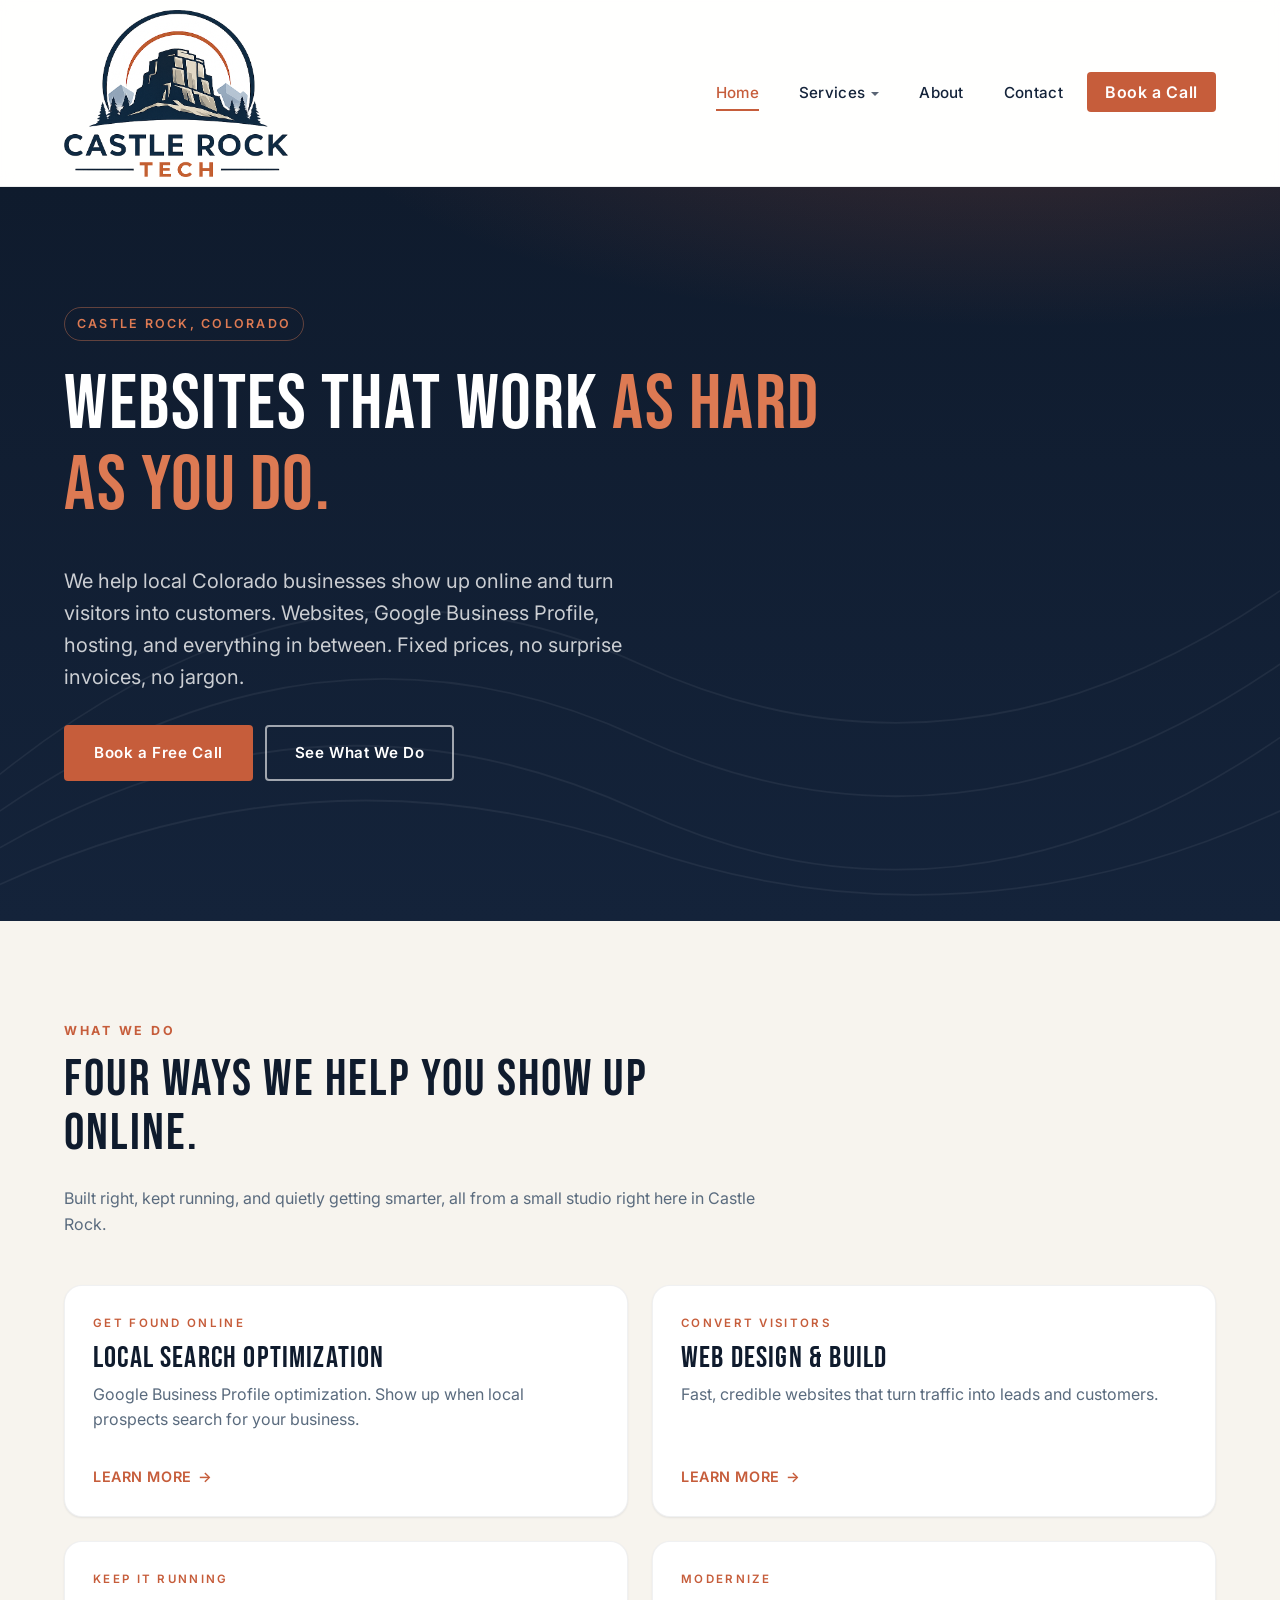
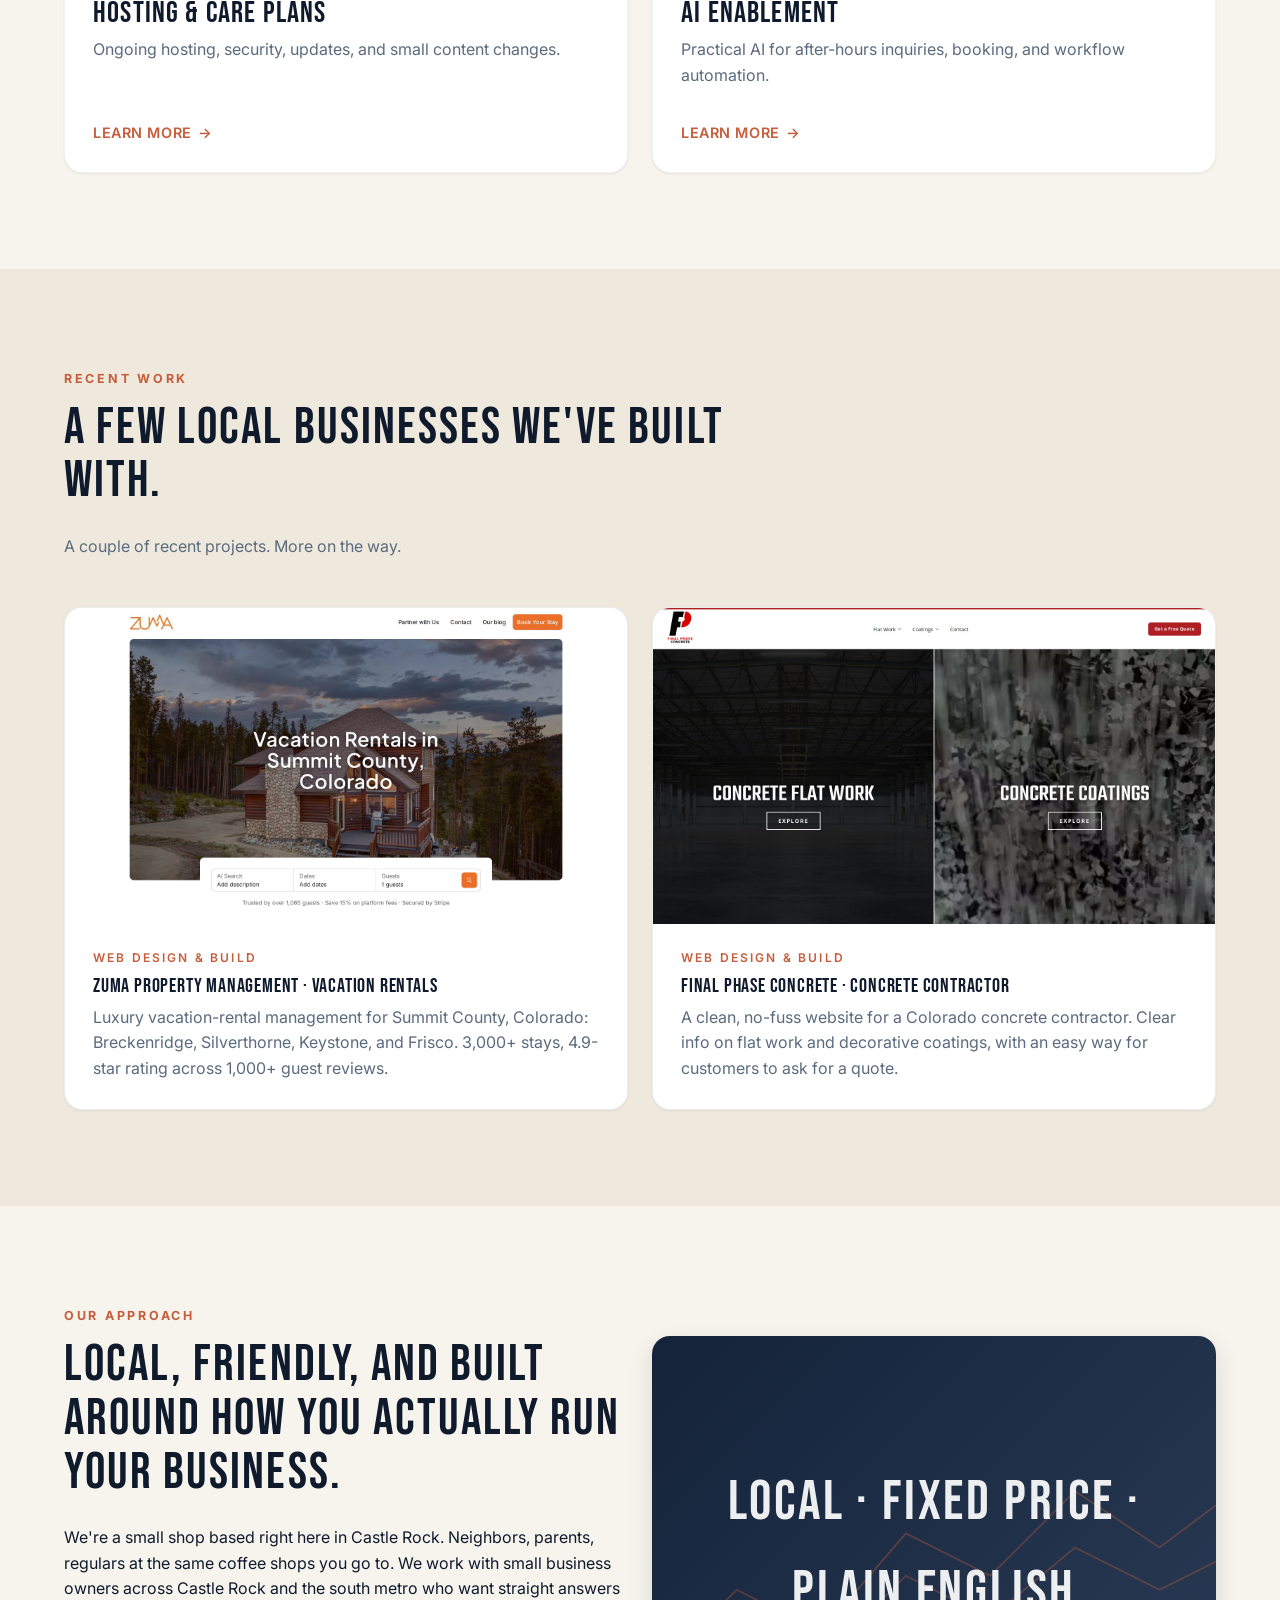
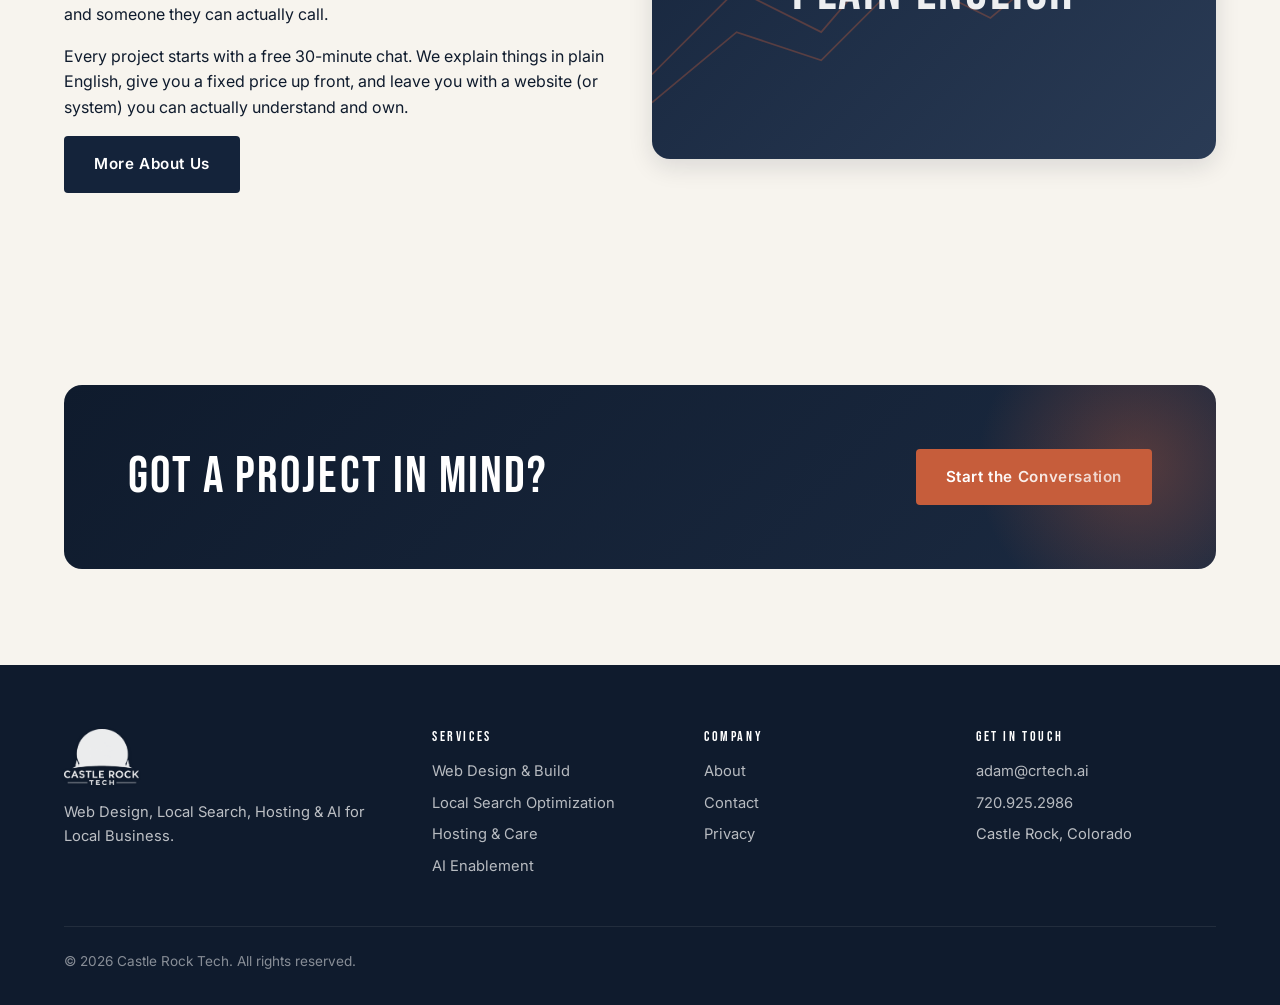
<file: index.html>
<!DOCTYPE html>
<html lang="en">
<head>
  <meta charset="UTF-8" />
  <meta name="viewport" content="width=device-width, initial-scale=1.0" />
  <title>Castle Rock Tech: Web Design, Local Search, Hosting &amp; AI for Local Business</title>
  <meta name="description" content="A small studio in Castle Rock, Colorado helping local businesses show up online. Websites, Google Business Profile, hosting, and practical AI. Fixed prices, no surprise invoices, no jargon." />
  <link rel="canonical" href="https://crtech.ai/" />
  <meta property="og:type" content="website" />
  <meta property="og:site_name" content="Castle Rock Tech" />
  <meta property="og:title" content="Castle Rock Tech: Web Design, Local Search, Hosting & AI for Local Business" />
  <meta property="og:description" content="A small studio in Castle Rock, Colorado helping local businesses show up online. Websites, Google Business Profile, hosting, and practical AI. Fixed prices, no surprise invoices, no jargon." />
  <meta property="og:url" content="https://crtech.ai/" />
  <meta property="og:image" content="https://crtech.ai/assets/images/og-card.jpg" />
  <meta name="twitter:card" content="summary_large_image" />
  <meta name="twitter:title" content="Castle Rock Tech: Web Design, Local Search, Hosting & AI for Local Business" />
  <meta name="twitter:description" content="A small studio in Castle Rock, Colorado helping local businesses show up online. Websites, Google Business Profile, hosting, and practical AI. Fixed prices, no surprise invoices, no jargon." />
  <meta name="twitter:image" content="https://crtech.ai/assets/images/og-card.jpg" />
  <link rel="icon" href="assets/images/favicon.ico" sizes="any" />
  <link rel="preconnect" href="https://fonts.googleapis.com" />
  <link rel="preconnect" href="https://fonts.gstatic.com" crossorigin />
  <link href="https://fonts.googleapis.com/css2?family=Bebas+Neue&family=Inter:wght@400;500;600;700&display=swap" rel="stylesheet" />
  <link rel="stylesheet" href="css/styles.css" />
</head>
<body>
  <header class="site-header">
    <div class="container">
      <nav class="nav" aria-label="Primary">
        <a class="nav__logo" href="index.html" aria-label="Castle Rock Tech home">
          <img src="assets/images/CRTLogo_1.1.png" alt="Castle Rock Tech" />
        </a>
        <button class="nav__toggle" aria-label="Open menu" aria-expanded="false"><span></span></button>
        <ul class="nav__menu">
          <li><a href="index.html" class="nav__link is-active">Home</a></li>
          <li class="has-dropdown">
            <a href="#services" class="nav__link nav__link--dropdown" aria-haspopup="true" aria-expanded="false">Services</a>
            <ul class="nav__submenu" role="menu">
              <li><a href="web-design-build.html" role="menuitem">Web Design &amp; Build</a></li>
              <li><a href="local-search.html" role="menuitem">Local Search Optimization</a></li>
              <li><a href="hosting-maintenance.html" role="menuitem">Hosting &amp; Care</a></li>
              <li><a href="ai-solutions.html" role="menuitem">AI Enablement</a></li>
            </ul>
          </li>
          <li><a href="about.html" class="nav__link">About</a></li>
          <li><a href="contact.html" class="nav__link">Contact</a></li>
          <li><a href="contact.html" class="nav__cta">Book a Call</a></li>
        </ul>
      </nav>
    </div>
  </header>

  <main>
    <section class="hero">
      <div class="container">
        <div class="hero__inner">
          <span class="hero__eyebrow">Castle Rock, Colorado</span>
          <h1>Websites that work <span class="accent">as hard as you do.</span></h1>
          <p class="hero__lead">
            We help local Colorado businesses show up online and turn visitors into customers.
            Websites, Google Business Profile, hosting, and everything in between. Fixed prices,
            no surprise invoices, no jargon.
          </p>
          <div class="hero__cta">
            <a class="btn btn--primary" href="contact.html">Book a Free Call</a>
            <a class="btn btn--ghost" href="#services">See What We Do</a>
          </div>
        </div>
      </div>
    </section>

    <section class="section" id="services">
      <div class="container">
        <div class="section__head">
          <span class="section__eyebrow">What We Do</span>
          <h2>Four ways we help you show up online.</h2>
          <p class="muted">Built right, kept running, and quietly getting smarter, all from a small studio right here in Castle Rock.</p>
        </div>
        <div class="grid grid--2">
          <article class="card">
            <span class="card__eyebrow">Get Found Online</span>
            <h3>Local Search Optimization</h3>
            <p>Google Business Profile optimization. Show up when local prospects search for your business.</p>
            <a class="card__link" href="local-search.html">Learn more</a>
          </article>
          <article class="card">
            <span class="card__eyebrow">Convert Visitors</span>
            <h3>Web Design &amp; Build</h3>
            <p>Fast, credible websites that turn traffic into leads and customers.</p>
            <a class="card__link" href="web-design-build.html">Learn more</a>
          </article>
          <article class="card">
            <span class="card__eyebrow">Keep It Running</span>
            <h3>Hosting &amp; Care Plans</h3>
            <p>Ongoing hosting, security, updates, and small content changes.</p>
            <a class="card__link" href="hosting-maintenance.html">Learn more</a>
          </article>
          <article class="card">
            <span class="card__eyebrow">Modernize</span>
            <h3>AI Enablement</h3>
            <p>Practical AI for after-hours inquiries, booking, and workflow automation.</p>
            <a class="card__link" href="ai-solutions.html">Learn more</a>
          </article>
        </div>
      </div>
    </section>

    <section class="section section--alt">
      <div class="container">
        <div class="section__head">
          <span class="section__eyebrow">Recent Work</span>
          <h2>A few local businesses we've built with.</h2>
          <p class="muted">A couple of recent projects. More on the way.</p>
        </div>
        <div class="grid grid--2">
          <article class="work-card">
            <a class="work-card__link" href="https://www.zumaproperty.com" target="_blank" rel="noopener">
              <div class="work-card__media"><img src="assets/images/work/zuma-property.jpg" alt="Zuma Property Management, vacation rentals in Summit County, Colorado" loading="lazy" /></div>
              <div class="work-card__body">
                <span class="work-card__eyebrow">Web Design &amp; Build</span>
                <h3>Zuma Property Management · Vacation Rentals</h3>
                <p>Luxury vacation-rental management for Summit County, Colorado: Breckenridge, Silverthorne, Keystone, and Frisco. 3,000+ stays, 4.9-star rating across 1,000+ guest reviews.</p>
              </div>
            </a>
          </article>
          <article class="work-card">
            <a class="work-card__link" href="https://fpconcrete.com" target="_blank" rel="noopener">
              <div class="work-card__media"><img src="assets/images/work/final-phase-concrete.jpg" alt="Final Phase Concrete, flat work and coatings" loading="lazy" /></div>
              <div class="work-card__body">
                <span class="work-card__eyebrow">Web Design &amp; Build</span>
                <h3>Final Phase Concrete · Concrete Contractor</h3>
                <p>A clean, no-fuss website for a Colorado concrete contractor. Clear info on flat work and decorative coatings, with an easy way for customers to ask for a quote.</p>
              </div>
            </a>
          </article>
        </div>
      </div>
    </section>

    <section class="section">
      <div class="container">
        <div class="grid grid--2" style="align-items:center;">
          <div>
            <span class="section__eyebrow">Our Approach</span>
            <h2>Local, friendly, and built around how you actually run your business.</h2>
            <p>
              We're a small shop based right here in Castle Rock. Neighbors, parents, regulars at the
              same coffee shops you go to. We work with small business owners across Castle Rock and
              the south metro who want straight answers and someone they can actually call.
            </p>
            <p>
              Every project starts with a free 30-minute chat. We explain things in plain English, give
              you a fixed price up front, and leave you with a website (or system) you can actually
              understand and own.
            </p>
            <a class="btn btn--dark" href="about.html">More About Us</a>
          </div>
          <div class="service-visual"><span>Local · Fixed Price · Plain English</span></div>
        </div>
      </div>
    </section>

    <section class="section">
      <div class="container">
        <div class="cta-strip">
          <h2>Got a project in mind?</h2>
          <a class="btn btn--primary" href="contact.html">Start the Conversation</a>
        </div>
      </div>
    </section>
  </main>

  <footer class="site-footer">
    <div class="container">
      <div class="footer-grid">
        <div class="footer-brand">
          <img src="assets/images/CRTLogo_1.1.png" alt="Castle Rock Tech" />
          <p>Web Design, Local Search, Hosting &amp; AI for Local Business.</p>
        </div>
        <div>
          <h4>Services</h4>
          <ul>
            <li><a href="web-design-build.html">Web Design &amp; Build</a></li>
            <li><a href="local-search.html">Local Search Optimization</a></li>
            <li><a href="hosting-maintenance.html">Hosting &amp; Care</a></li>
            <li><a href="ai-solutions.html">AI Enablement</a></li>
          </ul>
        </div>
        <div>
          <h4>Company</h4>
          <ul>
            <li><a href="about.html">About</a></li>
            <li><a href="contact.html">Contact</a></li>
            <li><a href="privacy.html">Privacy</a></li>
          </ul>
        </div>
        <div>
          <h4>Get In Touch</h4>
          <ul>
            <li><a href="mailto:adam@crtech.ai">adam@crtech.ai</a></li>
            <li><a href="tel:+17209252986">720.925.2986</a></li>
            <li>Castle Rock, Colorado</li>
          </ul>
        </div>
      </div>
      <div class="footer-bottom">
        <span>&copy; <span data-year></span> Castle Rock Tech. All rights reserved.</span>
        
      </div>
    </div>
  </footer>

  <script src="js/main.js"></script>
  <script src="js/analytics.js"></script>
  <script src="js/tawk.js"></script>
</body>
</html>
</file>
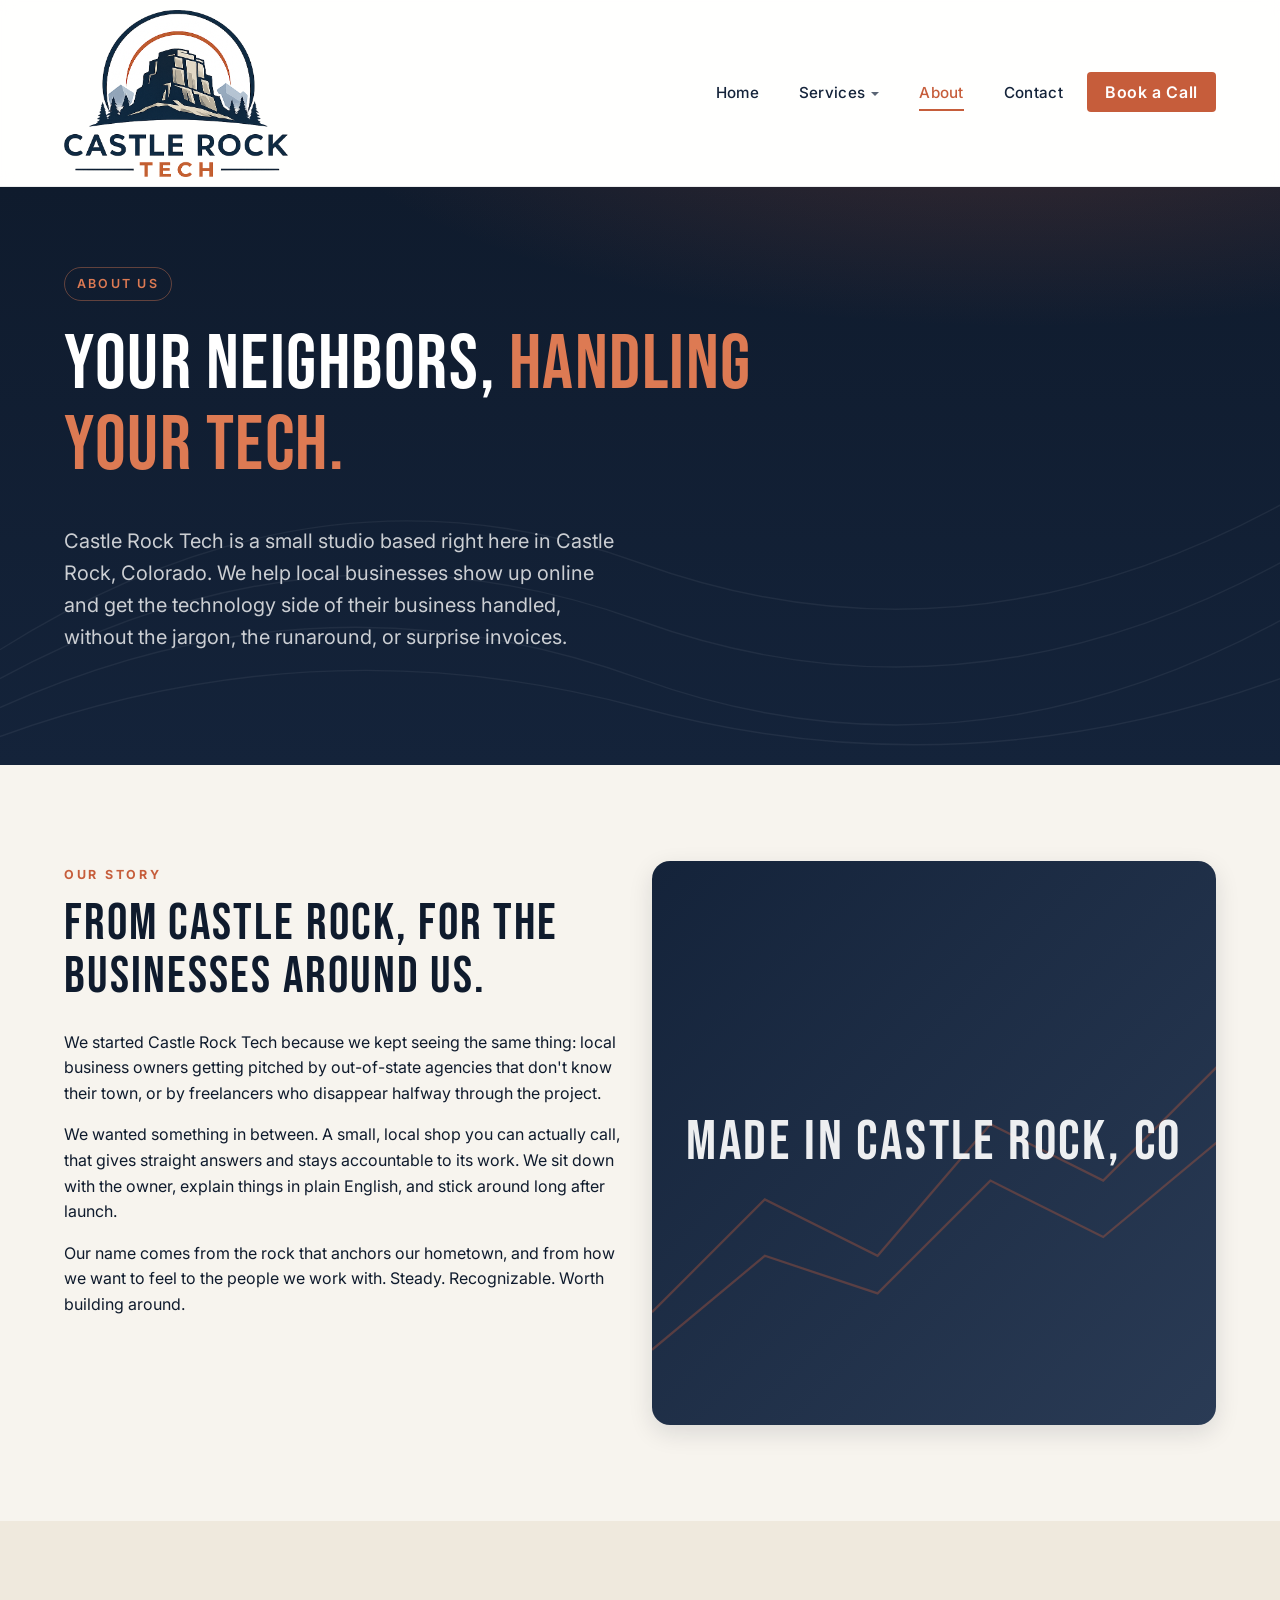
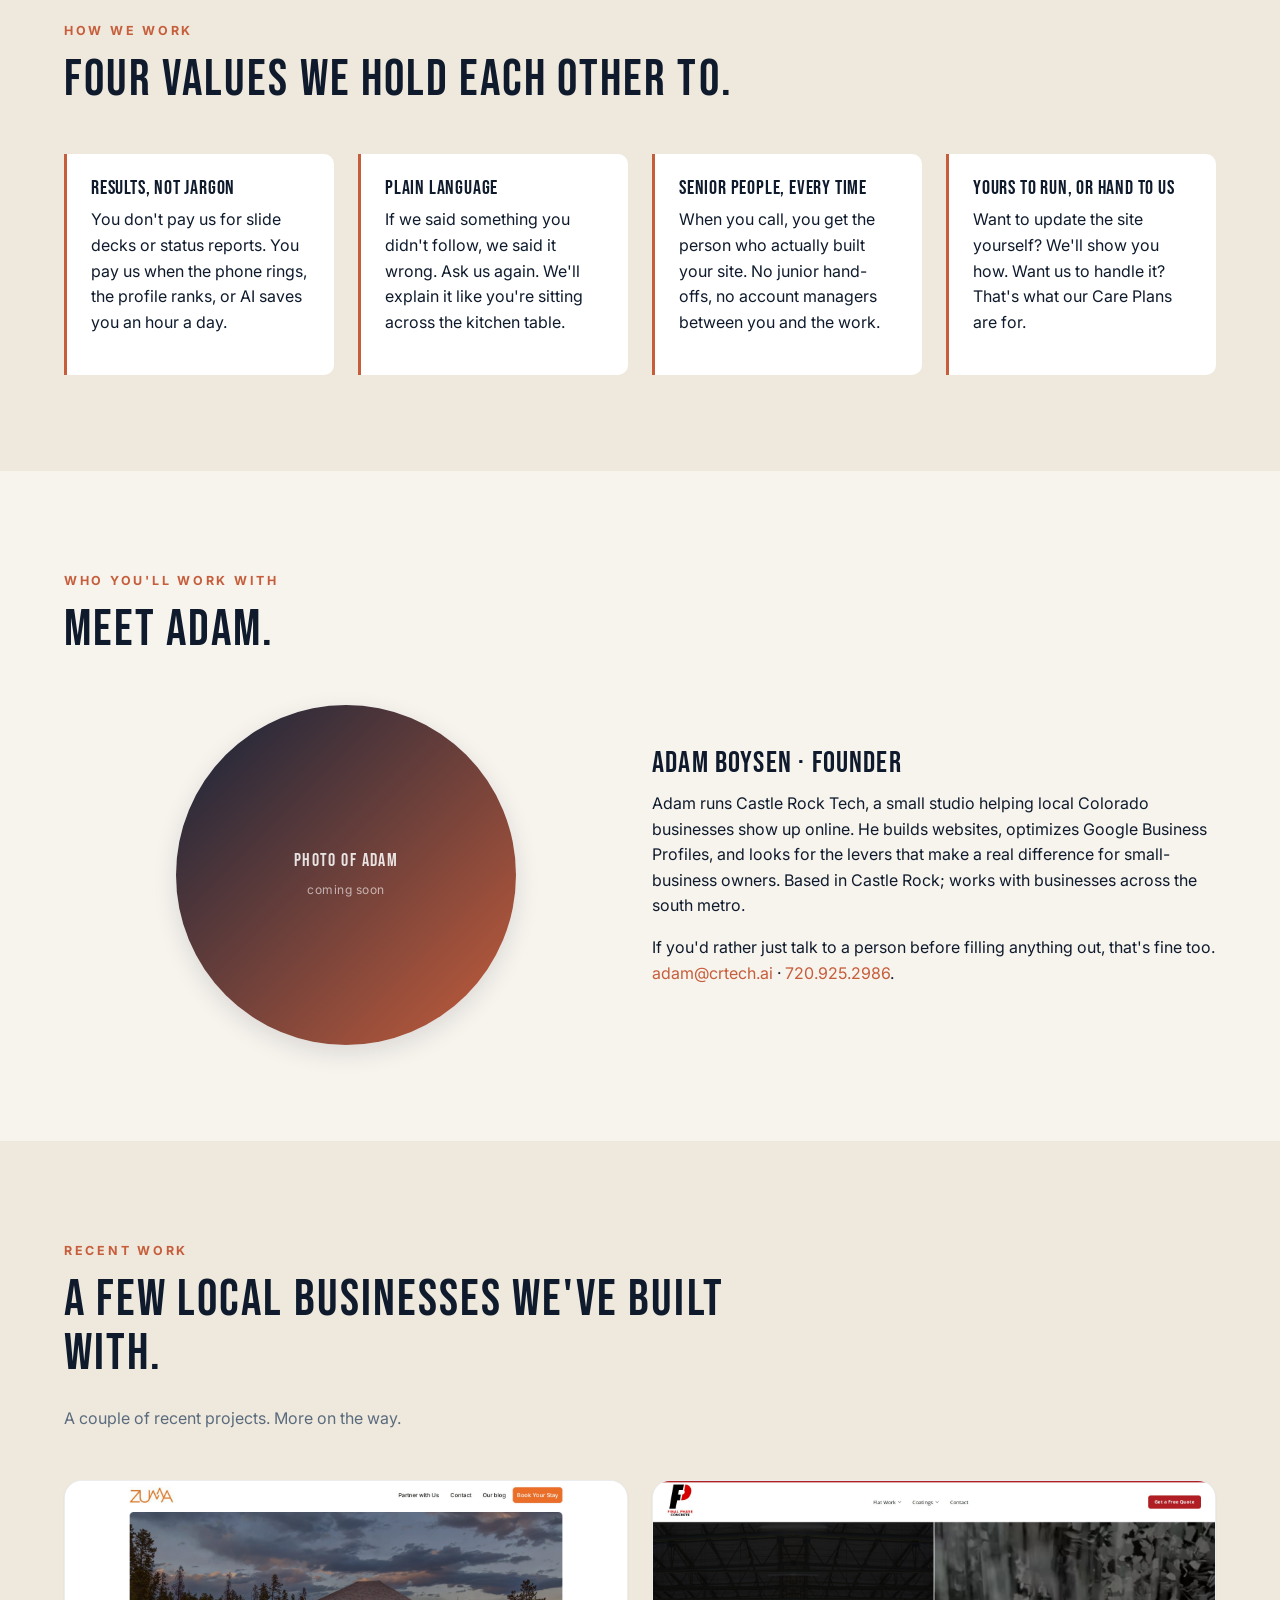
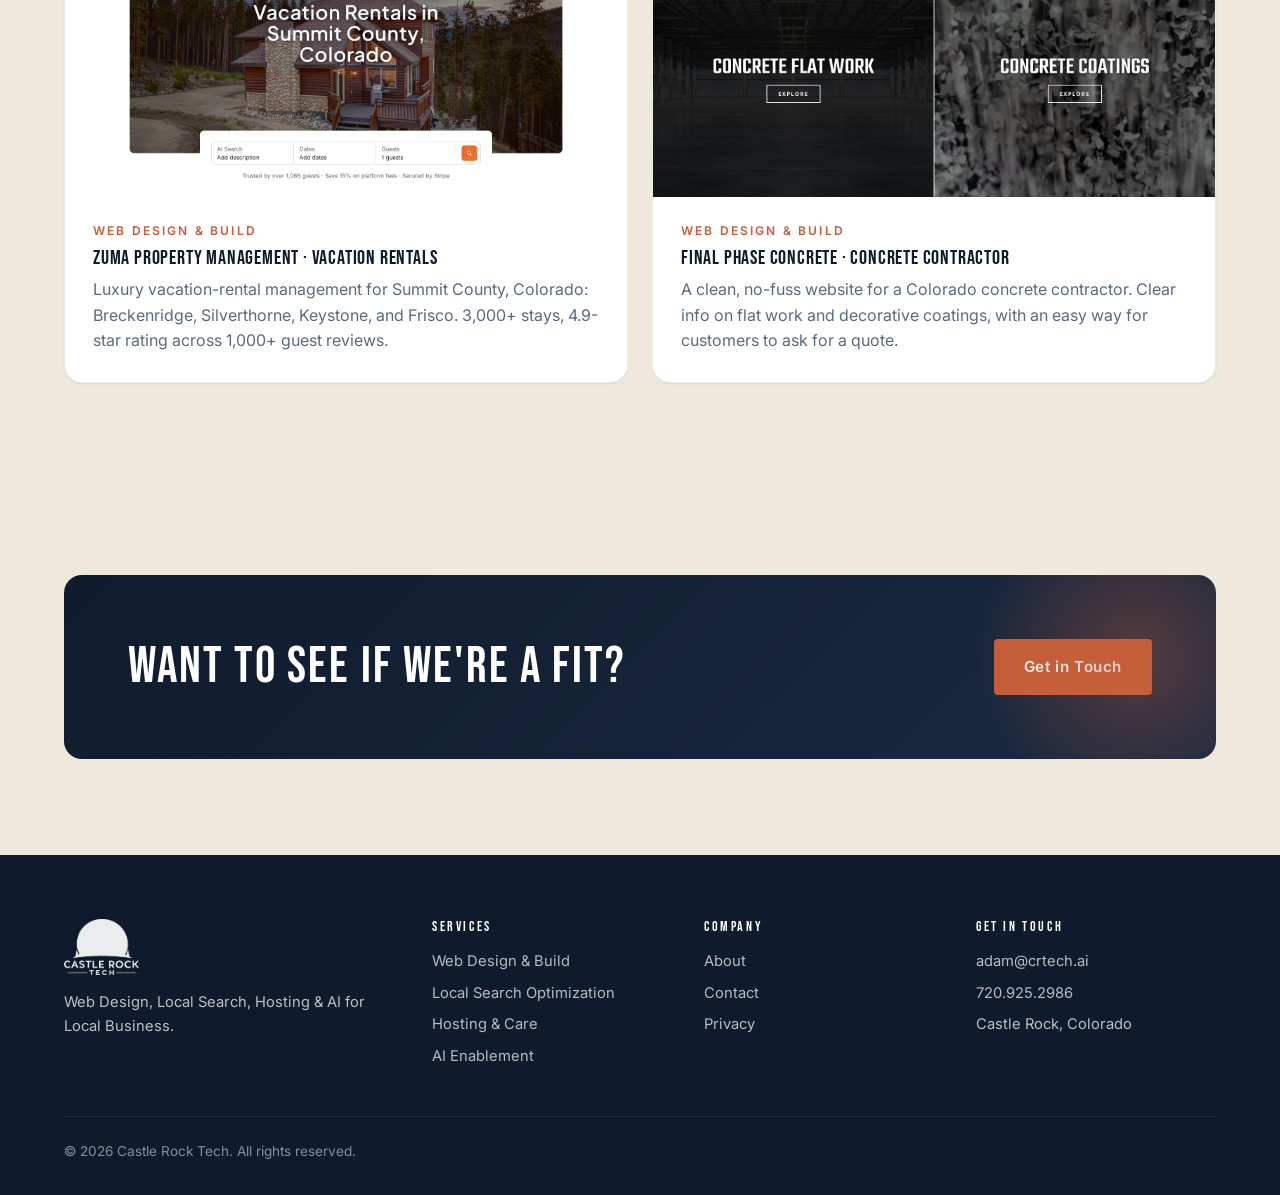
<file: about.html>
<!DOCTYPE html>
<html lang="en">
<head>
  <meta charset="UTF-8" />
  <meta name="viewport" content="width=device-width, initial-scale=1.0" />
  <title>About: Castle Rock Tech</title>
  <meta name="description" content="Castle Rock Tech is a small studio in Castle Rock, Colorado helping local businesses show up online. Websites, Google Business Profile, hosting, and practical AI." />
  <link rel="canonical" href="https://crtech.ai/about.html" />
  <meta property="og:type" content="website" />
  <meta property="og:site_name" content="Castle Rock Tech" />
  <meta property="og:title" content="About: Castle Rock Tech" />
  <meta property="og:description" content="Castle Rock Tech is a small studio in Castle Rock, Colorado helping local businesses show up online. Websites, Google Business Profile, hosting, and practical AI." />
  <meta property="og:url" content="https://crtech.ai/about.html" />
  <meta property="og:image" content="https://crtech.ai/assets/images/og-card.jpg" />
  <meta name="twitter:card" content="summary_large_image" />
  <meta name="twitter:title" content="About: Castle Rock Tech" />
  <meta name="twitter:description" content="Castle Rock Tech is a small studio in Castle Rock, Colorado helping local businesses show up online. Websites, Google Business Profile, hosting, and practical AI." />
  <meta name="twitter:image" content="https://crtech.ai/assets/images/og-card.jpg" />
  <link rel="icon" href="assets/images/favicon.ico" sizes="any" />
  <link rel="preconnect" href="https://fonts.googleapis.com" />
  <link rel="preconnect" href="https://fonts.gstatic.com" crossorigin />
  <link href="https://fonts.googleapis.com/css2?family=Bebas+Neue&family=Inter:wght@400;500;600;700&display=swap" rel="stylesheet" />
  <link rel="stylesheet" href="css/styles.css" />
</head>
<body>
  <header class="site-header">
    <div class="container">
      <nav class="nav" aria-label="Primary">
        <a class="nav__logo" href="index.html" aria-label="Castle Rock Tech home">
          <img src="assets/images/CRTLogo_1.1.png" alt="Castle Rock Tech" />
        </a>
        <button class="nav__toggle" aria-label="Open menu" aria-expanded="false"><span></span></button>
        <ul class="nav__menu">
          <li><a href="index.html" class="nav__link">Home</a></li>
          <li class="has-dropdown">
            <a href="#services" class="nav__link nav__link--dropdown" aria-haspopup="true" aria-expanded="false">Services</a>
            <ul class="nav__submenu" role="menu">
              <li><a href="web-design-build.html" role="menuitem">Web Design &amp; Build</a></li>
              <li><a href="local-search.html" role="menuitem">Local Search Optimization</a></li>
              <li><a href="hosting-maintenance.html" role="menuitem">Hosting &amp; Care</a></li>
              <li><a href="ai-solutions.html" role="menuitem">AI Enablement</a></li>
            </ul>
          </li>
          <li><a href="about.html" class="nav__link is-active">About</a></li>
          <li><a href="contact.html" class="nav__link">Contact</a></li>
          <li><a href="contact.html" class="nav__cta">Book a Call</a></li>
        </ul>
      </nav>
    </div>
  </header>

  <main>
    <section class="hero hero--compact">
      <div class="container">
        <div class="hero__inner">
          <span class="hero__eyebrow">About Us</span>
          <h1>Your neighbors, <span class="accent">handling your tech.</span></h1>
          <p class="hero__lead">
            Castle Rock Tech is a small studio based right here in Castle Rock, Colorado. We help
            local businesses show up online and get the technology side of their business handled,
            without the jargon, the runaround, or surprise invoices.
          </p>
        </div>
      </div>
    </section>

    <section class="section">
      <div class="container">
        <div class="grid grid--2" style="align-items:start;">
          <div>
            <span class="section__eyebrow">Our Story</span>
            <h2>From Castle Rock, for the businesses around us.</h2>
            <p>
              We started Castle Rock Tech because we kept seeing the same thing: local business owners
              getting pitched by out-of-state agencies that don't know their town, or by freelancers
              who disappear halfway through the project.
            </p>
            <p>
              We wanted something in between. A small, local shop you can actually call, that gives
              straight answers and stays accountable to its work. We sit down with the owner, explain
              things in plain English, and stick around long after launch.
            </p>
            <p>
              Our name comes from the rock that anchors our hometown, and from how we want to feel to
              the people we work with. Steady. Recognizable. Worth building around.
            </p>
          </div>
          <div class="service-visual" style="aspect-ratio: 1 / 1;"><span>Made in Castle Rock, CO</span></div>
        </div>
      </div>
    </section>

    <section class="section section--alt">
      <div class="container">
        <div class="section__head">
          <span class="section__eyebrow">How We Work</span>
          <h2>Four values we hold each other to.</h2>
        </div>
        <div class="grid grid--4">
          <div class="value">
            <h4>Results, not jargon</h4>
            <p>You don't pay us for slide decks or status reports. You pay us when the phone rings, the profile ranks, or AI saves you an hour a day.</p>
          </div>
          <div class="value">
            <h4>Plain language</h4>
            <p>If we said something you didn't follow, we said it wrong. Ask us again. We'll explain it like you're sitting across the kitchen table.</p>
          </div>
          <div class="value">
            <h4>Senior people, every time</h4>
            <p>When you call, you get the person who actually built your site. No junior hand-offs, no account managers between you and the work.</p>
          </div>
          <div class="value">
            <h4>Yours to run, or hand to us</h4>
            <p>Want to update the site yourself? We'll show you how. Want us to handle it? That's what our Care Plans are for.</p>
          </div>
        </div>
      </div>
    </section>

    <section class="section">
      <div class="container">
        <div class="section__head">
          <span class="section__eyebrow">Who You'll Work With</span>
          <h2>Meet Adam.</h2>
        </div>
        <div class="grid grid--2" style="align-items: center;">
          <div class="team-photo">
            <div class="team-photo__frame" aria-label="Placeholder for Adam Boysen photo">
              <span>Photo of Adam<br /><small>coming soon</small></span>
            </div>
          </div>
          <div>
            <h3 style="margin-bottom: 12px;">Adam Boysen · Founder</h3>
            <p>
              Adam runs Castle Rock Tech, a small studio helping local Colorado businesses show up
              online. He builds websites, optimizes Google Business Profiles, and looks for the levers
              that make a real difference for small-business owners. Based in Castle Rock; works with
              businesses across the south metro.
            </p>
            <p>
              If you'd rather just talk to a person before filling anything out, that's fine too.
              <a href="mailto:adam@crtech.ai">adam@crtech.ai</a> · <a href="tel:+17209252986">720.925.2986</a>.
            </p>
          </div>
        </div>
      </div>
    </section>

    <section class="section section--alt">
      <div class="container">
        <div class="section__head">
          <span class="section__eyebrow">Recent Work</span>
          <h2>A few local businesses we've built with.</h2>
          <p class="muted">A couple of recent projects. More on the way.</p>
        </div>
        <div class="grid grid--2">
          <article class="work-card">
            <a class="work-card__link" href="https://www.zumaproperty.com" target="_blank" rel="noopener">
              <div class="work-card__media"><img src="assets/images/work/zuma-property.jpg" alt="Zuma Property Management, vacation rentals in Summit County, Colorado" loading="lazy" /></div>
              <div class="work-card__body">
                <span class="work-card__eyebrow">Web Design &amp; Build</span>
                <h3>Zuma Property Management · Vacation Rentals</h3>
                <p>Luxury vacation-rental management for Summit County, Colorado: Breckenridge, Silverthorne, Keystone, and Frisco. 3,000+ stays, 4.9-star rating across 1,000+ guest reviews.</p>
              </div>
            </a>
          </article>
          <article class="work-card">
            <a class="work-card__link" href="https://fpconcrete.com" target="_blank" rel="noopener">
              <div class="work-card__media"><img src="assets/images/work/final-phase-concrete.jpg" alt="Final Phase Concrete: flat work and coatings" loading="lazy" /></div>
              <div class="work-card__body">
                <span class="work-card__eyebrow">Web Design &amp; Build</span>
                <h3>Final Phase Concrete · Concrete Contractor</h3>
                <p>A clean, no-fuss website for a Colorado concrete contractor. Clear info on flat work and decorative coatings, with an easy way for customers to ask for a quote.</p>
              </div>
            </a>
          </article>
        </div>
      </div>
    </section>

    <section class="section section--alt">
      <div class="container">
        <div class="cta-strip">
          <h2>Want to see if we're a fit?</h2>
          <a class="btn btn--primary" href="contact.html">Get in Touch</a>
        </div>
      </div>
    </section>
  </main>

  <footer class="site-footer">
    <div class="container">
      <div class="footer-grid">
        <div class="footer-brand">
          <img src="assets/images/CRTLogo_1.1.png" alt="Castle Rock Tech" />
          <p>Web Design, Local Search, Hosting &amp; AI for Local Business.</p>
        </div>
        <div>
          <h4>Services</h4>
          <ul>
            <li><a href="web-design-build.html">Web Design &amp; Build</a></li>
            <li><a href="local-search.html">Local Search Optimization</a></li>
            <li><a href="hosting-maintenance.html">Hosting &amp; Care</a></li>
            <li><a href="ai-solutions.html">AI Enablement</a></li>
          </ul>
        </div>
        <div>
          <h4>Company</h4>
          <ul>
            <li><a href="about.html">About</a></li>
            <li><a href="contact.html">Contact</a></li>
            <li><a href="privacy.html">Privacy</a></li>
          </ul>
        </div>
        <div>
          <h4>Get In Touch</h4>
          <ul>
            <li><a href="mailto:adam@crtech.ai">adam@crtech.ai</a></li>
            <li><a href="tel:+17209252986">720.925.2986</a></li>
            <li>Castle Rock, Colorado</li>
          </ul>
        </div>
      </div>
      <div class="footer-bottom">
        <span>&copy; <span data-year></span> Castle Rock Tech. All rights reserved.</span>
        
      </div>
    </div>
  </footer>

  <script src="js/main.js"></script>
  <script src="js/analytics.js"></script>
  <script src="js/tawk.js"></script>
</body>
</html>
</file>
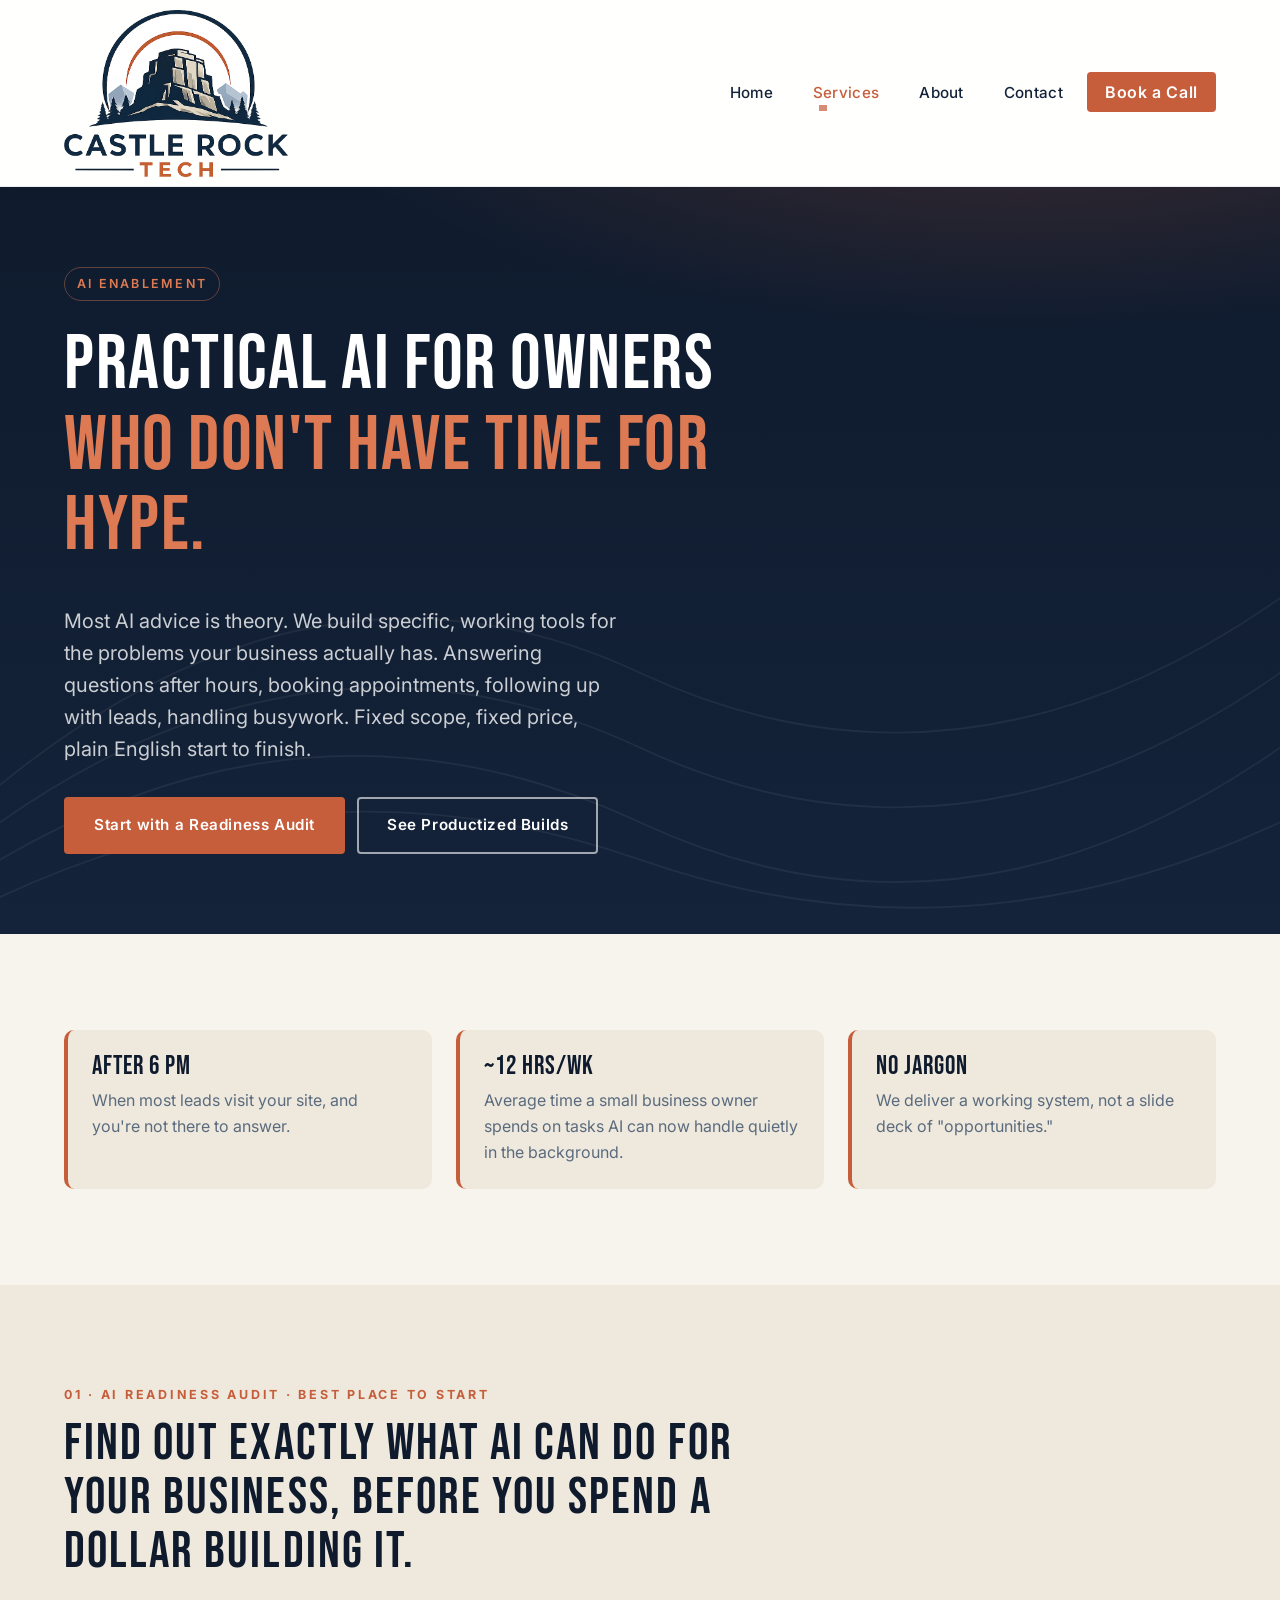
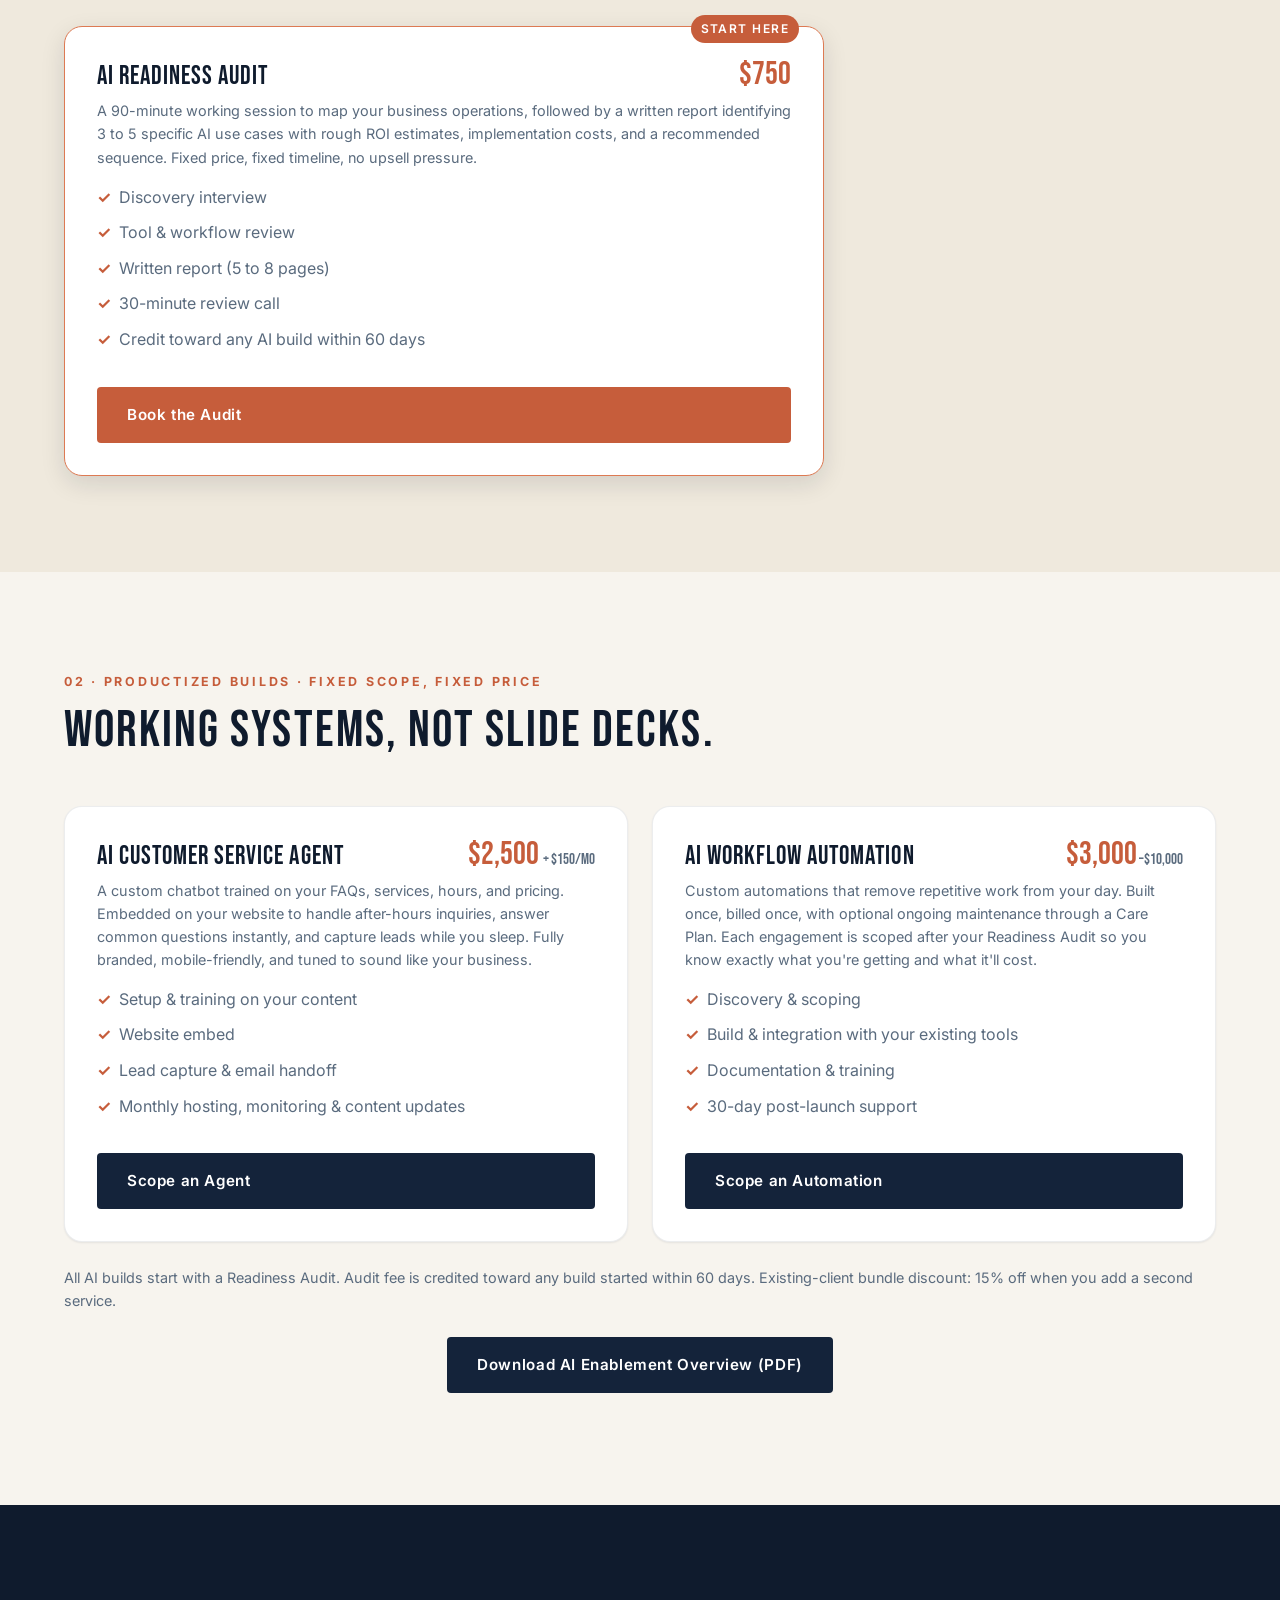
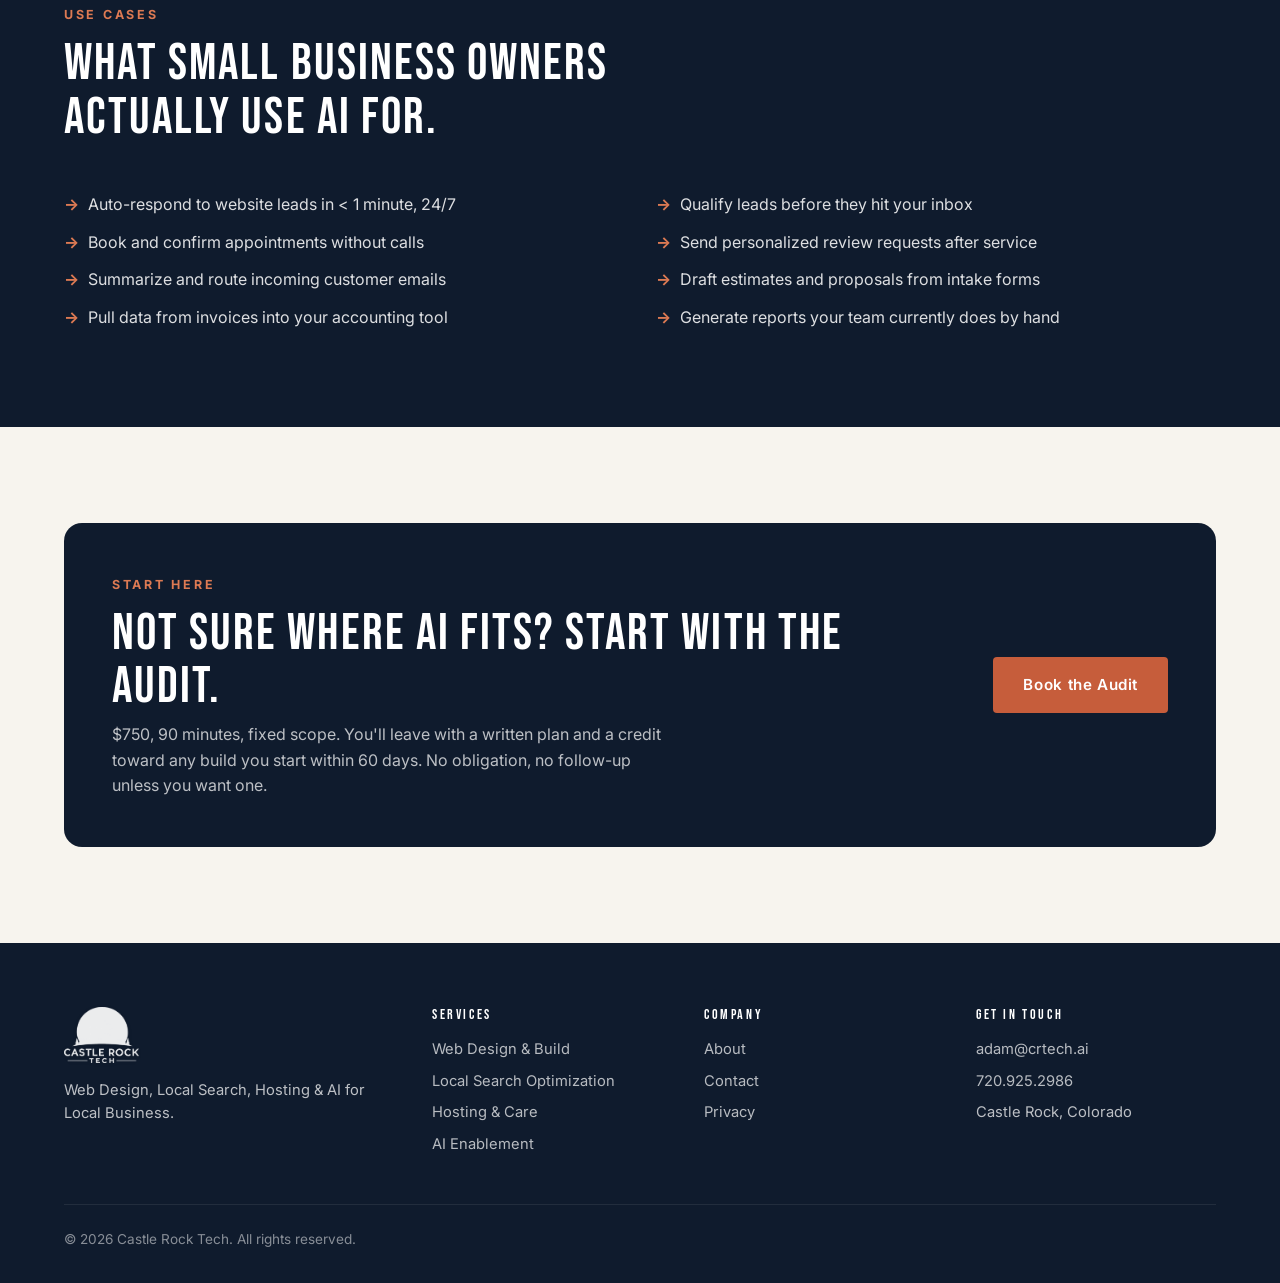
<file: ai-solutions.html>
<!DOCTYPE html>
<html lang="en">
<head>
  <meta charset="UTF-8" />
  <meta name="viewport" content="width=device-width, initial-scale=1.0" />
  <title>AI Enablement · Castle Rock Tech</title>
  <meta name="description" content="Practical AI for local Colorado businesses. Fixed-price AI Readiness Audits, chatbots, and workflow automation. Plain English, no hype." />
  <link rel="canonical" href="https://crtech.ai/ai-solutions.html" />
  <meta property="og:type" content="website" />
  <meta property="og:site_name" content="Castle Rock Tech" />
  <meta property="og:title" content="AI Enablement · Castle Rock Tech" />
  <meta property="og:description" content="Practical AI for local Colorado businesses. Fixed-price AI Readiness Audits, chatbots, and workflow automation. Plain English, no hype." />
  <meta property="og:url" content="https://crtech.ai/ai-solutions.html" />
  <meta property="og:image" content="https://crtech.ai/assets/images/og-card.jpg" />
  <meta name="twitter:card" content="summary_large_image" />
  <meta name="twitter:title" content="AI Enablement · Castle Rock Tech" />
  <meta name="twitter:description" content="Practical AI for local Colorado businesses. Fixed-price AI Readiness Audits, chatbots, and workflow automation. Plain English, no hype." />
  <meta name="twitter:image" content="https://crtech.ai/assets/images/og-card.jpg" />
  <link rel="icon" href="assets/images/favicon.ico" sizes="any" />
  <link rel="preconnect" href="https://fonts.googleapis.com" />
  <link rel="preconnect" href="https://fonts.gstatic.com" crossorigin />
  <link href="https://fonts.googleapis.com/css2?family=Bebas+Neue&family=Inter:wght@400;500;600;700&display=swap" rel="stylesheet" />
  <link rel="stylesheet" href="css/styles.css" />
</head>
<body>
  <header class="site-header">
    <div class="container">
      <nav class="nav" aria-label="Primary">
        <a class="nav__logo" href="index.html" aria-label="Castle Rock Tech home">
          <img src="assets/images/CRTLogo_1.1.png" alt="Castle Rock Tech" />
        </a>
        <button class="nav__toggle" aria-label="Open menu" aria-expanded="false"><span></span></button>
        <ul class="nav__menu">
          <li><a href="index.html" class="nav__link">Home</a></li>
          <li class="has-dropdown">
            <a href="#services" class="nav__link nav__link--dropdown is-active" aria-haspopup="true" aria-expanded="false">Services</a>
            <ul class="nav__submenu" role="menu">
              <li><a href="web-design-build.html" role="menuitem">Web Design &amp; Build</a></li>
              <li><a href="local-search.html" role="menuitem">Local Search Optimization</a></li>
              <li><a href="hosting-maintenance.html" role="menuitem">Hosting &amp; Care</a></li>
              <li><a href="ai-solutions.html" role="menuitem" class="is-active">AI Enablement</a></li>
            </ul>
          </li>
          <li><a href="about.html" class="nav__link">About</a></li>
          <li><a href="contact.html" class="nav__link">Contact</a></li>
          <li><a href="contact.html" class="nav__cta">Book a Call</a></li>
        </ul>
      </nav>
    </div>
  </header>

  <main>
    <section class="hero hero--compact">
      <div class="container">
        <div class="hero__inner">
          <span class="hero__eyebrow">AI Enablement</span>
          <h1>Practical AI for owners <span class="accent">who don't have time for hype.</span></h1>
          <p class="hero__lead">
            Most AI advice is theory. We build specific, working tools for the problems your business
            actually has. Answering questions after hours, booking appointments, following up with
            leads, handling busywork. Fixed scope, fixed price, plain English start to finish.
          </p>
          <div class="hero__cta">
            <a class="btn btn--primary" href="contact.html">Start with a Readiness Audit</a>
            <a class="btn btn--ghost" href="#builds">See Productized Builds</a>
          </div>
        </div>
      </div>
    </section>

    <section class="section">
      <div class="container">
        <div class="grid grid--3">
          <div class="stat-card">
            <h4>After 6 PM</h4>
            <p>When most leads visit your site, and you're not there to answer.</p>
          </div>
          <div class="stat-card">
            <h4>~12 hrs/wk</h4>
            <p>Average time a small business owner spends on tasks AI can now handle quietly in the background.</p>
          </div>
          <div class="stat-card">
            <h4>No jargon</h4>
            <p>We deliver a working system, not a slide deck of "opportunities."</p>
          </div>
        </div>
      </div>
    </section>

    <section class="section section--alt" id="audit">
      <div class="container">
        <div class="section__head">
          <span class="section__eyebrow">01 · AI Readiness Audit · Best place to start</span>
          <h2>Find out exactly what AI can do for your business, before you spend a dollar building it.</h2>
        </div>
        <article class="pricing-card pricing-card--featured" style="max-width: 760px;">
          <span class="pricing-card__badge">Start Here</span>
          <div class="pricing-card__head">
            <h3 class="pricing-card__name">AI Readiness Audit</h3>
            <div class="pricing-card__price">$750</div>
          </div>
          <p class="pricing-card__meta">
            A 90-minute working session to map your business operations, followed by a written report
            identifying 3 to 5 specific AI use cases with rough ROI estimates, implementation costs,
            and a recommended sequence. Fixed price, fixed timeline, no upsell pressure.
          </p>
          <ul>
            <li>Discovery interview</li>
            <li>Tool &amp; workflow review</li>
            <li>Written report (5 to 8 pages)</li>
            <li>30-minute review call</li>
            <li>Credit toward any AI build within 60 days</li>
          </ul>
          <a class="btn btn--primary pricing-card__cta" href="contact.html">Book the Audit</a>
        </article>
      </div>
    </section>

    <section class="section" id="builds">
      <div class="container">
        <div class="section__head">
          <span class="section__eyebrow">02 · Productized Builds · Fixed scope, fixed price</span>
          <h2>Working systems, not slide decks.</h2>
        </div>
        <div class="grid grid--2">
          <article class="pricing-card">
            <div class="pricing-card__head">
              <h3 class="pricing-card__name">AI Customer Service Agent</h3>
              <div class="pricing-card__price">$2,500<small> + $150/mo</small></div>
            </div>
            <p class="pricing-card__meta">
              A custom chatbot trained on your FAQs, services, hours, and pricing. Embedded on your
              website to handle after-hours inquiries, answer common questions instantly, and capture
              leads while you sleep. Fully branded, mobile-friendly, and tuned to sound like your business.
            </p>
            <ul>
              <li>Setup &amp; training on your content</li>
              <li>Website embed</li>
              <li>Lead capture &amp; email handoff</li>
              <li>Monthly hosting, monitoring &amp; content updates</li>
            </ul>
            <a class="btn btn--dark pricing-card__cta" href="contact.html">Scope an Agent</a>
          </article>

          <article class="pricing-card">
            <div class="pricing-card__head">
              <h3 class="pricing-card__name">AI Workflow Automation</h3>
              <div class="pricing-card__price">$3,000<small>–$10,000</small></div>
            </div>
            <p class="pricing-card__meta">
              Custom automations that remove repetitive work from your day. Built once, billed once,
              with optional ongoing maintenance through a Care Plan. Each engagement is scoped after
              your Readiness Audit so you know exactly what you're getting and what it'll cost.
            </p>
            <ul>
              <li>Discovery &amp; scoping</li>
              <li>Build &amp; integration with your existing tools</li>
              <li>Documentation &amp; training</li>
              <li>30-day post-launch support</li>
            </ul>
            <a class="btn btn--dark pricing-card__cta" href="contact.html">Scope an Automation</a>
          </article>
        </div>
        <p class="fine-print">
          All AI builds start with a Readiness Audit. Audit fee is credited toward any build started
          within 60 days. Existing-client bundle discount: 15% off when you add a second service.
        </p>
        <p style="margin-top: 24px; text-align: center;">
          <a class="btn btn--dark" href="assets/documents/CastleRockTech_AI_Solutions_2026.pdf" target="_blank" rel="noopener">Download AI Enablement Overview (PDF)</a>
        </p>
      </div>
    </section>

    <section class="section section--dark">
      <div class="container">
        <div class="section__head">
          <span class="section__eyebrow" style="color: var(--rust-400);">Use Cases</span>
          <h2>What small business owners actually use AI for.</h2>
        </div>
        <ul class="use-case-list">
          <li>Auto-respond to website leads in &lt; 1 minute, 24/7</li>
          <li>Qualify leads before they hit your inbox</li>
          <li>Book and confirm appointments without calls</li>
          <li>Send personalized review requests after service</li>
          <li>Summarize and route incoming customer emails</li>
          <li>Draft estimates and proposals from intake forms</li>
          <li>Pull data from invoices into your accounting tool</li>
          <li>Generate reports your team currently does by hand</li>
        </ul>
      </div>
    </section>

    <section class="section">
      <div class="container">
        <div class="discovery-card">
          <div>
            <span class="section__eyebrow" style="color: var(--rust-400);">Start Here</span>
            <h2>Not sure where AI fits? Start with the Audit.</h2>
            <p>
              $750, 90 minutes, fixed scope. You'll leave with a written plan and a credit toward any
              build you start within 60 days. No obligation, no follow-up unless you want one.
            </p>
          </div>
          <a class="btn btn--primary" href="contact.html">Book the Audit</a>
        </div>
      </div>
    </section>
  </main>

  <footer class="site-footer">
    <div class="container">
      <div class="footer-grid">
        <div class="footer-brand">
          <img src="assets/images/CRTLogo_1.1.png" alt="Castle Rock Tech" />
          <p>Web Design, Local Search, Hosting &amp; AI for Local Business.</p>
        </div>
        <div>
          <h4>Services</h4>
          <ul>
            <li><a href="web-design-build.html">Web Design &amp; Build</a></li>
            <li><a href="local-search.html">Local Search Optimization</a></li>
            <li><a href="hosting-maintenance.html">Hosting &amp; Care</a></li>
            <li><a href="ai-solutions.html">AI Enablement</a></li>
          </ul>
        </div>
        <div>
          <h4>Company</h4>
          <ul>
            <li><a href="about.html">About</a></li>
            <li><a href="contact.html">Contact</a></li>
            <li><a href="privacy.html">Privacy</a></li>
          </ul>
        </div>
        <div>
          <h4>Get In Touch</h4>
          <ul>
            <li><a href="mailto:adam@crtech.ai">adam@crtech.ai</a></li>
            <li><a href="tel:+17209252986">720.925.2986</a></li>
            <li>Castle Rock, Colorado</li>
          </ul>
        </div>
      </div>
      <div class="footer-bottom">
        <span>&copy; <span data-year></span> Castle Rock Tech. All rights reserved.</span>
        
      </div>
    </div>
  </footer>

  <script src="js/main.js"></script>
  <script src="js/analytics.js"></script>
  <script src="js/tawk.js"></script>
</body>
</html>
</file>
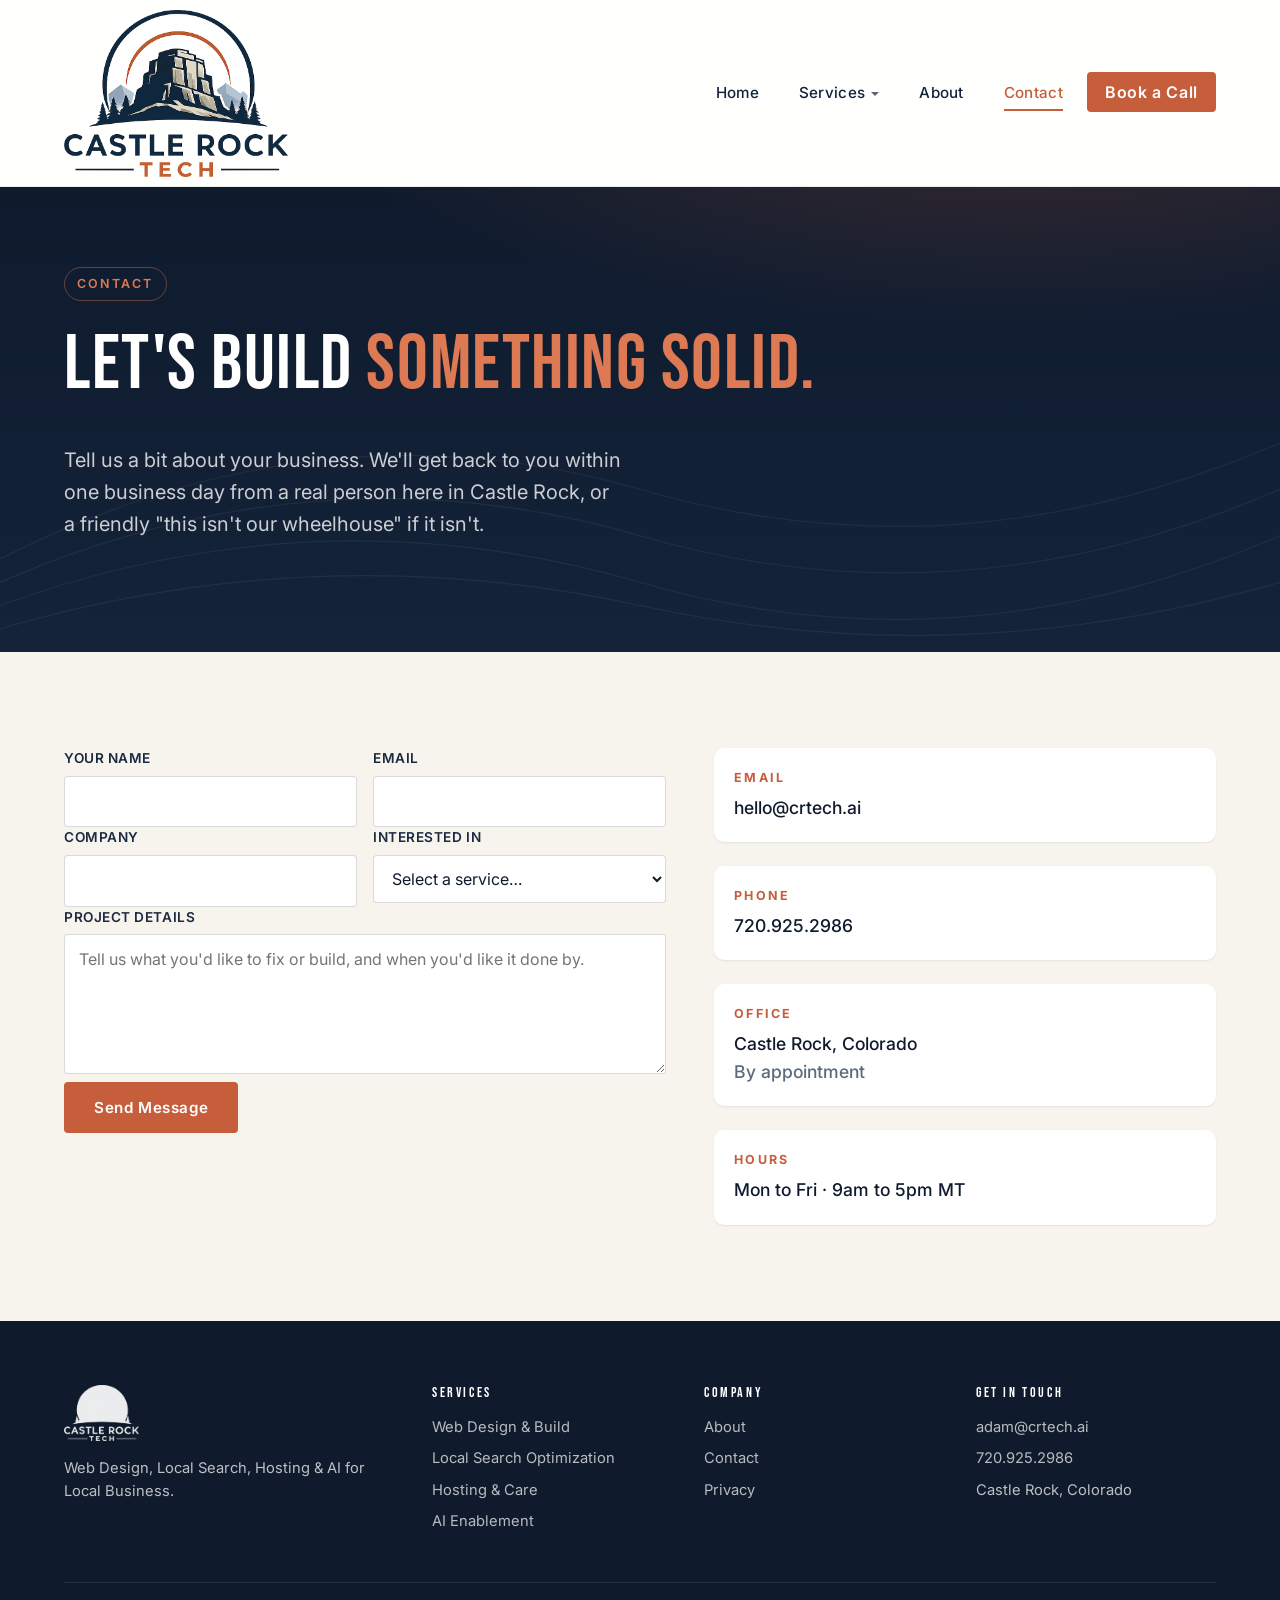
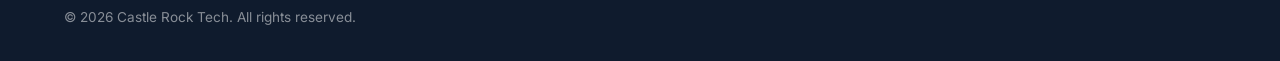
<file: contact.html>
<!DOCTYPE html>
<html lang="en">
<head>
  <meta charset="UTF-8" />
  <meta name="viewport" content="width=device-width, initial-scale=1.0" />
  <title>Contact · Castle Rock Tech</title>
  <meta name="description" content="Get in touch with Castle Rock Tech. We'll reply within one business day." />
  <link rel="canonical" href="https://crtech.ai/contact.html" />
  <meta property="og:type" content="website" />
  <meta property="og:site_name" content="Castle Rock Tech" />
  <meta property="og:title" content="Contact · Castle Rock Tech" />
  <meta property="og:description" content="Get in touch with Castle Rock Tech. We'll reply within one business day." />
  <meta property="og:url" content="https://crtech.ai/contact.html" />
  <meta property="og:image" content="https://crtech.ai/assets/images/og-card.jpg" />
  <meta name="twitter:card" content="summary_large_image" />
  <meta name="twitter:title" content="Contact · Castle Rock Tech" />
  <meta name="twitter:description" content="Get in touch with Castle Rock Tech. We'll reply within one business day." />
  <meta name="twitter:image" content="https://crtech.ai/assets/images/og-card.jpg" />
  <link rel="icon" href="assets/images/favicon.ico" sizes="any" />
  <link rel="preconnect" href="https://fonts.googleapis.com" />
  <link rel="preconnect" href="https://fonts.gstatic.com" crossorigin />
  <link href="https://fonts.googleapis.com/css2?family=Bebas+Neue&family=Inter:wght@400;500;600;700&display=swap" rel="stylesheet" />
  <link rel="stylesheet" href="css/styles.css" />
</head>
<body>
  <header class="site-header">
    <div class="container">
      <nav class="nav" aria-label="Primary">
        <a class="nav__logo" href="index.html" aria-label="Castle Rock Tech home">
          <img src="assets/images/CRTLogo_1.1.png" alt="Castle Rock Tech" />
        </a>
        <button class="nav__toggle" aria-label="Open menu" aria-expanded="false"><span></span></button>
        <ul class="nav__menu">
          <li><a href="index.html" class="nav__link">Home</a></li>
          <li class="has-dropdown">
            <a href="#services" class="nav__link nav__link--dropdown" aria-haspopup="true" aria-expanded="false">Services</a>
            <ul class="nav__submenu" role="menu">
              <li><a href="web-design-build.html" role="menuitem">Web Design &amp; Build</a></li>
              <li><a href="local-search.html" role="menuitem">Local Search Optimization</a></li>
              <li><a href="hosting-maintenance.html" role="menuitem">Hosting &amp; Care</a></li>
              <li><a href="ai-solutions.html" role="menuitem">AI Enablement</a></li>
            </ul>
          </li>
          <li><a href="about.html" class="nav__link">About</a></li>
          <li><a href="contact.html" class="nav__link is-active">Contact</a></li>
          <li><a href="contact.html" class="nav__cta">Book a Call</a></li>
        </ul>
      </nav>
    </div>
  </header>

  <main>
    <section class="hero hero--compact">
      <div class="container">
        <div class="hero__inner">
          <span class="hero__eyebrow">Contact</span>
          <h1>Let's build <span class="accent">something solid.</span></h1>
          <p class="hero__lead">
            Tell us a bit about your business. We'll get back to you within one business day from a
            real person here in Castle Rock, or a friendly "this isn't our wheelhouse" if it isn't.
          </p>
        </div>
      </div>
    </section>

    <section class="section">
      <div class="container">
        <div class="contact-grid">
          <form class="form" data-form="contact" name="contact" method="POST" data-netlify="true" netlify-honeypot="bot-field" novalidate>
            <input type="hidden" name="form-name" value="contact" />
            <p class="visually-hidden" aria-hidden="true" style="position:absolute;left:-9999px;">
              <label>Don't fill this out if you're human: <input name="bot-field" tabindex="-1" autocomplete="off" /></label>
            </p>
            <div class="form__fields">
              <div class="form__row">
                <div>
                  <label for="name">Your Name</label>
                  <input id="name" name="name" type="text" required autocomplete="name" />
                </div>
                <div>
                  <label for="email">Email</label>
                  <input id="email" name="email" type="email" required autocomplete="email" />
                </div>
              </div>
              <div class="form__row">
                <div>
                  <label for="company">Company</label>
                  <input id="company" name="company" type="text" autocomplete="organization" />
                </div>
                <div>
                  <label for="service">Interested In</label>
                  <select id="service" name="service">
                    <option value="">Select a service…</option>
                    <option>Web Design &amp; Build</option>
                    <option>Local Search Optimization</option>
                    <option>Hosting &amp; Care</option>
                    <option>AI Enablement</option>
                    <option>Not sure yet</option>
                  </select>
                </div>
              </div>
              <div>
                <label for="message">Project Details</label>
                <textarea id="message" name="message" required placeholder="Tell us what you'd like to fix or build, and when you'd like it done by."></textarea>
              </div>
              <div>
                <button type="submit" class="btn btn--primary">Send Message</button>
              </div>
            </div>
            <div class="form__success">
              <strong>Thanks. Message received.</strong><br />
              We'll be in touch within one business day.
            </div>
            <div class="form__error" hidden>
              <strong>Something went wrong sending your message.</strong><br />
              Please email <a href="mailto:adam@crtech.ai">adam@crtech.ai</a> or call 720.925.2986.
            </div>
          </form>

          <aside class="contact-info">
            <div class="contact-info__item">
              <div class="contact-info__label">Email</div>
              <div class="contact-info__value">hello@crtech.ai</div>
            </div>
            <div class="contact-info__item">
              <div class="contact-info__label">Phone</div>
              <div class="contact-info__value">720.925.2986</div>
            </div>
            <div class="contact-info__item">
              <div class="contact-info__label">Office</div>
              <div class="contact-info__value">Castle Rock, Colorado<br /><span class="muted">By appointment</span></div>
            </div>
            <div class="contact-info__item">
              <div class="contact-info__label">Hours</div>
              <div class="contact-info__value">Mon to Fri · 9am to 5pm MT</div>
            </div>
          </aside>
        </div>
      </div>
    </section>
  </main>

  <footer class="site-footer">
    <div class="container">
      <div class="footer-grid">
        <div class="footer-brand">
          <img src="assets/images/CRTLogo_1.1.png" alt="Castle Rock Tech" />
          <p>Web Design, Local Search, Hosting &amp; AI for Local Business.</p>
        </div>
        <div>
          <h4>Services</h4>
          <ul>
            <li><a href="web-design-build.html">Web Design &amp; Build</a></li>
            <li><a href="local-search.html">Local Search Optimization</a></li>
            <li><a href="hosting-maintenance.html">Hosting &amp; Care</a></li>
            <li><a href="ai-solutions.html">AI Enablement</a></li>
          </ul>
        </div>
        <div>
          <h4>Company</h4>
          <ul>
            <li><a href="about.html">About</a></li>
            <li><a href="contact.html">Contact</a></li>
            <li><a href="privacy.html">Privacy</a></li>
          </ul>
        </div>
        <div>
          <h4>Get In Touch</h4>
          <ul>
            <li><a href="mailto:adam@crtech.ai">adam@crtech.ai</a></li>
            <li><a href="tel:+17209252986">720.925.2986</a></li>
            <li>Castle Rock, Colorado</li>
          </ul>
        </div>
      </div>
      <div class="footer-bottom">
        <span>&copy; <span data-year></span> Castle Rock Tech. All rights reserved.</span>
        
      </div>
    </div>
  </footer>

  <script src="js/main.js"></script>
  <script src="js/analytics.js"></script>
  <script src="js/tawk.js"></script>
</body>
</html>
</file>
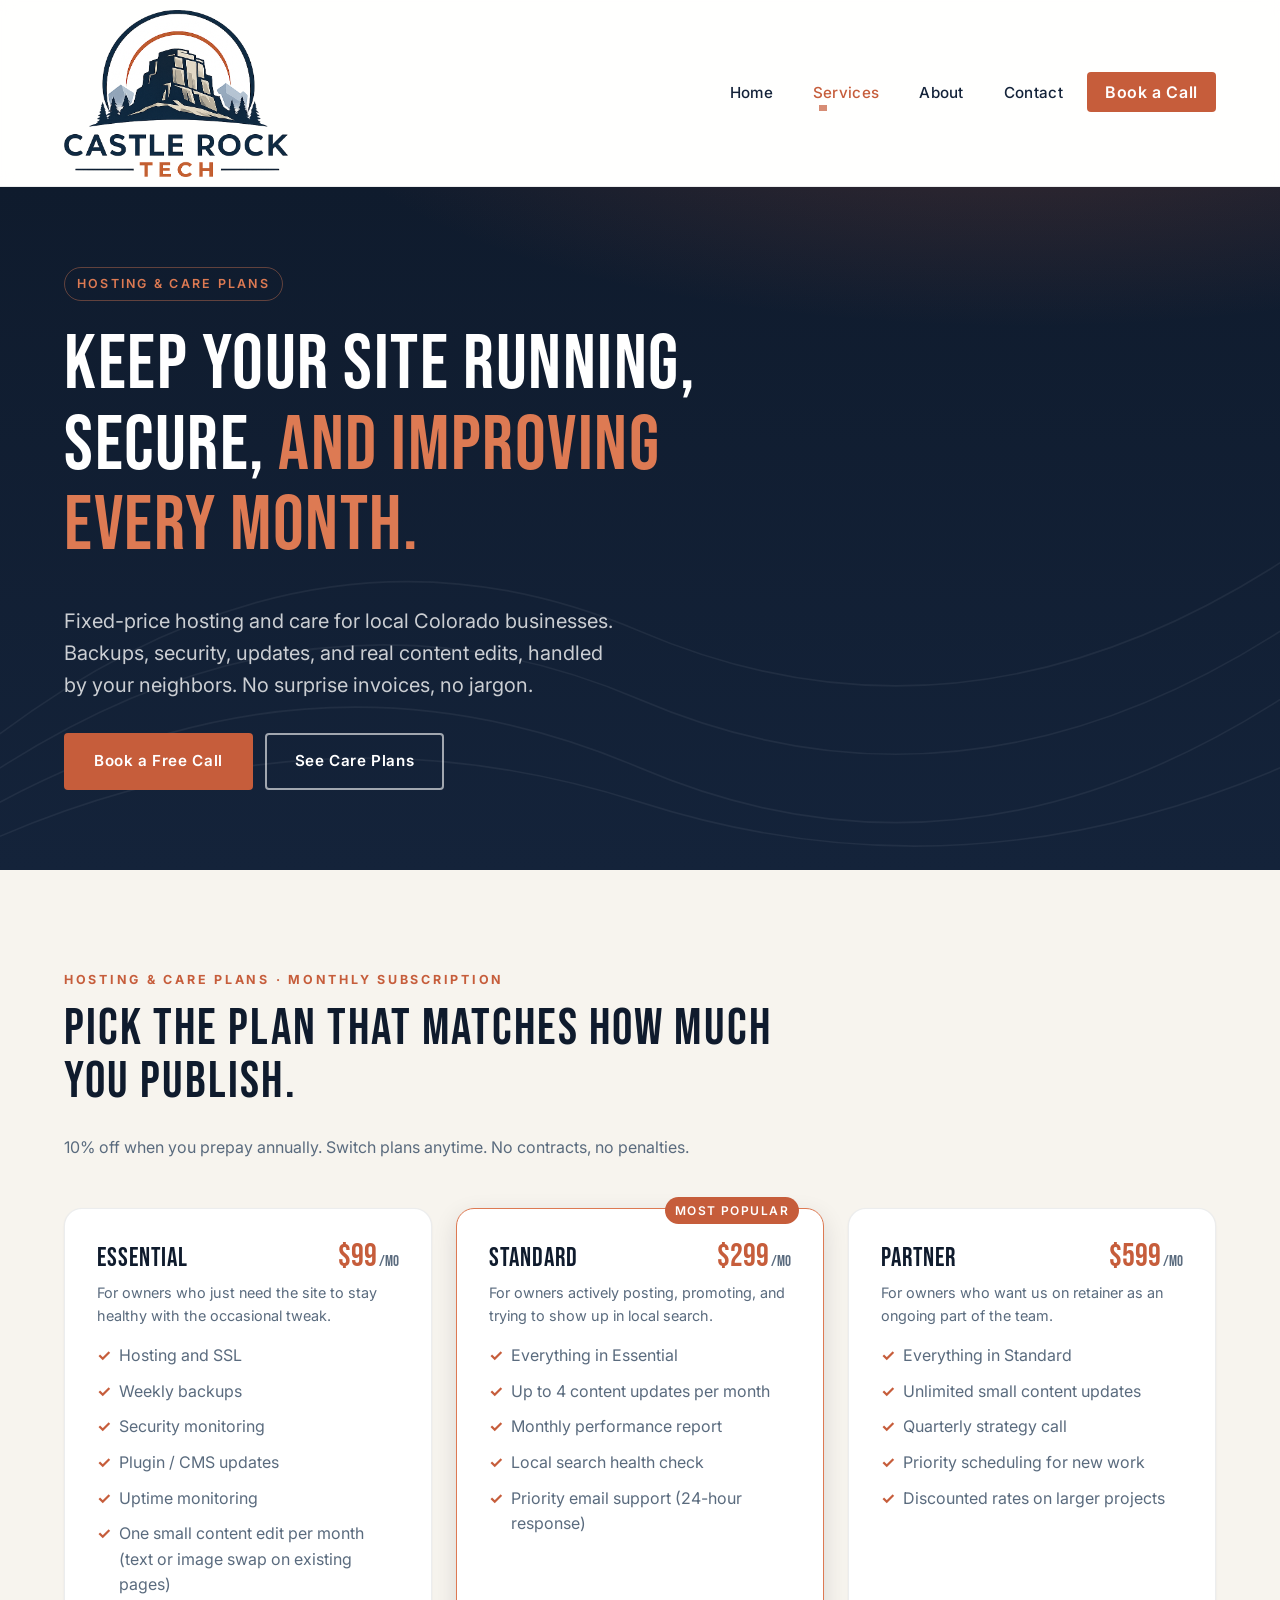
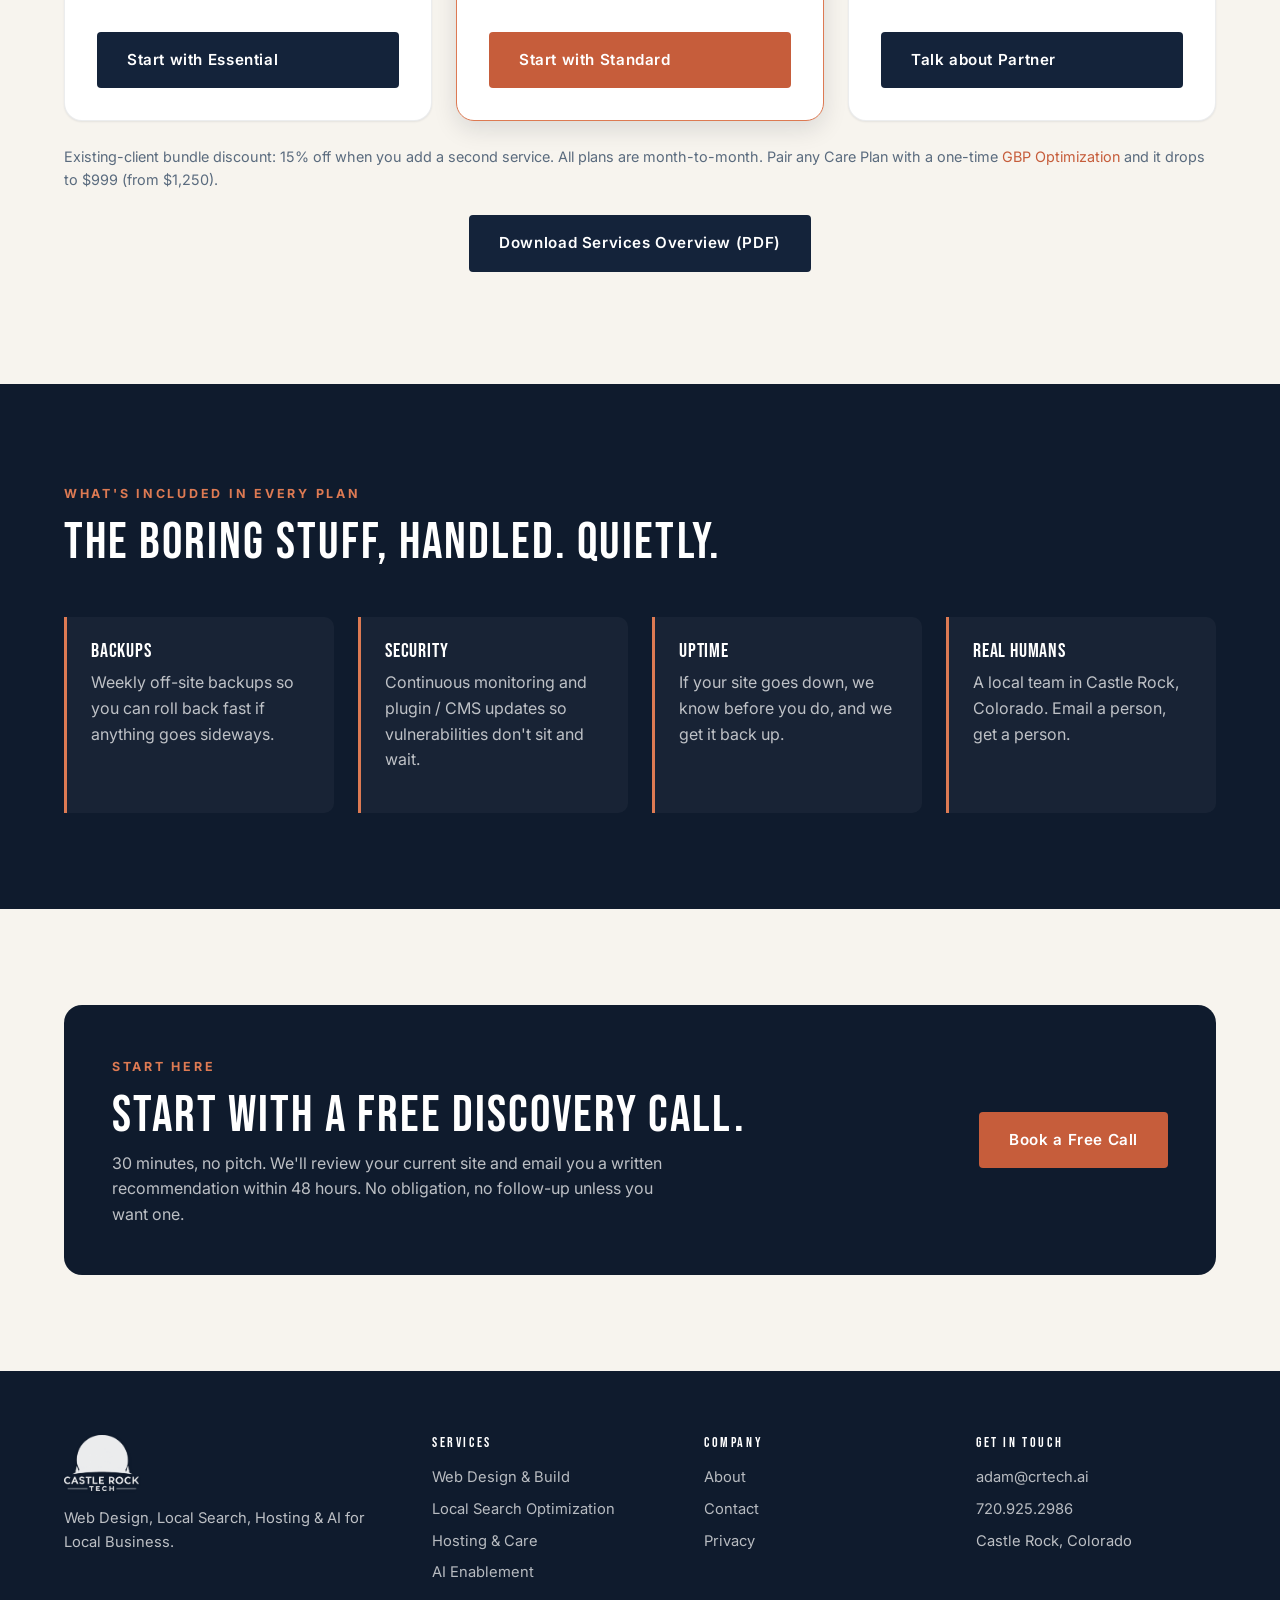
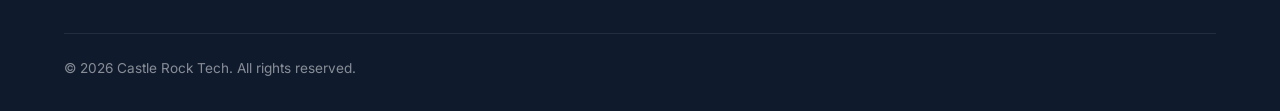
<file: hosting-maintenance.html>
<!DOCTYPE html>
<html lang="en">
<head>
  <meta charset="UTF-8" />
  <meta name="viewport" content="width=device-width, initial-scale=1.0" />
  <title>Hosting &amp; Care Plans · Castle Rock Tech</title>
  <meta name="description" content="Managed hosting and care plans for local Colorado businesses. Fixed monthly pricing, security, backups, and content updates." />
  <link rel="canonical" href="https://crtech.ai/hosting-maintenance.html" />
  <meta property="og:type" content="website" />
  <meta property="og:site_name" content="Castle Rock Tech" />
  <meta property="og:title" content="Hosting & Care Plans · Castle Rock Tech" />
  <meta property="og:description" content="Managed hosting and care plans for local Colorado businesses. Fixed monthly pricing, security, backups, and content updates." />
  <meta property="og:url" content="https://crtech.ai/hosting-maintenance.html" />
  <meta property="og:image" content="https://crtech.ai/assets/images/og-card.jpg" />
  <meta name="twitter:card" content="summary_large_image" />
  <meta name="twitter:title" content="Hosting & Care Plans · Castle Rock Tech" />
  <meta name="twitter:description" content="Managed hosting and care plans for local Colorado businesses. Fixed monthly pricing, security, backups, and content updates." />
  <meta name="twitter:image" content="https://crtech.ai/assets/images/og-card.jpg" />
  <link rel="icon" href="assets/images/favicon.ico" sizes="any" />
  <link rel="preconnect" href="https://fonts.googleapis.com" />
  <link rel="preconnect" href="https://fonts.gstatic.com" crossorigin />
  <link href="https://fonts.googleapis.com/css2?family=Bebas+Neue&family=Inter:wght@400;500;600;700&display=swap" rel="stylesheet" />
  <link rel="stylesheet" href="css/styles.css" />
</head>
<body>
  <header class="site-header">
    <div class="container">
      <nav class="nav" aria-label="Primary">
        <a class="nav__logo" href="index.html" aria-label="Castle Rock Tech home">
          <img src="assets/images/CRTLogo_1.1.png" alt="Castle Rock Tech" />
        </a>
        <button class="nav__toggle" aria-label="Open menu" aria-expanded="false"><span></span></button>
        <ul class="nav__menu">
          <li><a href="index.html" class="nav__link">Home</a></li>
          <li class="has-dropdown">
            <a href="#services" class="nav__link nav__link--dropdown is-active" aria-haspopup="true" aria-expanded="false">Services</a>
            <ul class="nav__submenu" role="menu">
              <li><a href="web-design-build.html" role="menuitem">Web Design &amp; Build</a></li>
              <li><a href="local-search.html" role="menuitem">Local Search Optimization</a></li>
              <li><a href="hosting-maintenance.html" role="menuitem" class="is-active">Hosting &amp; Care</a></li>
              <li><a href="ai-solutions.html" role="menuitem">AI Enablement</a></li>
            </ul>
          </li>
          <li><a href="about.html" class="nav__link">About</a></li>
          <li><a href="contact.html" class="nav__link">Contact</a></li>
          <li><a href="contact.html" class="nav__cta">Book a Call</a></li>
        </ul>
      </nav>
    </div>
  </header>

  <main>
    <section class="hero hero--compact">
      <div class="container">
        <div class="hero__inner">
          <span class="hero__eyebrow">Hosting &amp; Care Plans</span>
          <h1>Keep your site running, secure, <span class="accent">and improving every month.</span></h1>
          <p class="hero__lead">
            Fixed-price hosting and care for local Colorado businesses. Backups, security, updates, and
            real content edits, handled by your neighbors. No surprise invoices, no jargon.
          </p>
          <div class="hero__cta">
            <a class="btn btn--primary" href="contact.html">Book a Free Call</a>
            <a class="btn btn--ghost" href="#plans">See Care Plans</a>
          </div>
        </div>
      </div>
    </section>

    <section class="section" id="plans">
      <div class="container">
        <div class="section__head">
          <span class="section__eyebrow">Hosting &amp; Care Plans · Monthly subscription</span>
          <h2>Pick the plan that matches how much you publish.</h2>
          <p class="muted">10% off when you prepay annually. Switch plans anytime. No contracts, no penalties.</p>
        </div>
        <div class="grid grid--3">
          <article class="pricing-card">
            <div class="pricing-card__head">
              <h3 class="pricing-card__name">Essential</h3>
              <div class="pricing-card__price">$99<small>/mo</small></div>
            </div>
            <p class="pricing-card__meta">For owners who just need the site to stay healthy with the occasional tweak.</p>
            <ul>
              <li>Hosting and SSL</li>
              <li>Weekly backups</li>
              <li>Security monitoring</li>
              <li>Plugin / CMS updates</li>
              <li>Uptime monitoring</li>
              <li>One small content edit per month <span class="muted">(text or image swap on existing pages)</span></li>
            </ul>
            <a class="btn btn--dark pricing-card__cta" href="contact.html">Start with Essential</a>
          </article>

          <article class="pricing-card pricing-card--featured">
            <span class="pricing-card__badge">Most Popular</span>
            <div class="pricing-card__head">
              <h3 class="pricing-card__name">Standard</h3>
              <div class="pricing-card__price">$299<small>/mo</small></div>
            </div>
            <p class="pricing-card__meta">For owners actively posting, promoting, and trying to show up in local search.</p>
            <ul>
              <li>Everything in Essential</li>
              <li>Up to 4 content updates per month</li>
              <li>Monthly performance report</li>
              <li>Local search health check</li>
              <li>Priority email support <span class="muted">(24-hour response)</span></li>
            </ul>
            <a class="btn btn--primary pricing-card__cta" href="contact.html">Start with Standard</a>
          </article>

          <article class="pricing-card">
            <div class="pricing-card__head">
              <h3 class="pricing-card__name">Partner</h3>
              <div class="pricing-card__price">$599<small>/mo</small></div>
            </div>
            <p class="pricing-card__meta">For owners who want us on retainer as an ongoing part of the team.</p>
            <ul>
              <li>Everything in Standard</li>
              <li>Unlimited small content updates</li>
              <li>Quarterly strategy call</li>
              <li>Priority scheduling for new work</li>
              <li>Discounted rates on larger projects</li>
            </ul>
            <a class="btn btn--dark pricing-card__cta" href="contact.html">Talk about Partner</a>
          </article>
        </div>
        <p class="fine-print">
          Existing-client bundle discount: 15% off when you add a second service. All plans are
          month-to-month. Pair any Care Plan with a one-time <a href="local-search.html">GBP Optimization</a>
          and it drops to $999 (from $1,250).
        </p>
        <p style="margin-top: 24px; text-align: center;">
          <a class="btn btn--dark" href="assets/documents/CastleRockTech_Services_2026.pdf" target="_blank" rel="noopener">Download Services Overview (PDF)</a>
        </p>
      </div>
    </section>

    <section class="section section--dark">
      <div class="container">
        <div class="section__head">
          <span class="section__eyebrow" style="color: var(--rust-400);">What's Included in Every Plan</span>
          <h2>The boring stuff, handled. Quietly.</h2>
        </div>
        <div class="grid grid--4">
          <div class="value" style="background: rgba(255,255,255,0.04); border-left-color: var(--rust-400);">
            <h4 style="color: var(--white);">Backups</h4>
            <p style="color: rgba(255,255,255,0.72);">Weekly off-site backups so you can roll back fast if anything goes sideways.</p>
          </div>
          <div class="value" style="background: rgba(255,255,255,0.04); border-left-color: var(--rust-400);">
            <h4 style="color: var(--white);">Security</h4>
            <p style="color: rgba(255,255,255,0.72);">Continuous monitoring and plugin / CMS updates so vulnerabilities don't sit and wait.</p>
          </div>
          <div class="value" style="background: rgba(255,255,255,0.04); border-left-color: var(--rust-400);">
            <h4 style="color: var(--white);">Uptime</h4>
            <p style="color: rgba(255,255,255,0.72);">If your site goes down, we know before you do, and we get it back up.</p>
          </div>
          <div class="value" style="background: rgba(255,255,255,0.04); border-left-color: var(--rust-400);">
            <h4 style="color: var(--white);">Real Humans</h4>
            <p style="color: rgba(255,255,255,0.72);">A local team in Castle Rock, Colorado. Email a person, get a person.</p>
          </div>
        </div>
      </div>
    </section>

    <section class="section">
      <div class="container">
        <div class="discovery-card">
          <div>
            <span class="section__eyebrow" style="color: var(--rust-400);">Start Here</span>
            <h2>Start with a free Discovery Call.</h2>
            <p>
              30 minutes, no pitch. We'll review your current site and email you a written recommendation
              within 48 hours. No obligation, no follow-up unless you want one.
            </p>
          </div>
          <a class="btn btn--primary" href="contact.html">Book a Free Call</a>
        </div>
      </div>
    </section>
  </main>

  <footer class="site-footer">
    <div class="container">
      <div class="footer-grid">
        <div class="footer-brand">
          <img src="assets/images/CRTLogo_1.1.png" alt="Castle Rock Tech" />
          <p>Web Design, Local Search, Hosting &amp; AI for Local Business.</p>
        </div>
        <div>
          <h4>Services</h4>
          <ul>
            <li><a href="web-design-build.html">Web Design &amp; Build</a></li>
            <li><a href="local-search.html">Local Search Optimization</a></li>
            <li><a href="hosting-maintenance.html">Hosting &amp; Care</a></li>
            <li><a href="ai-solutions.html">AI Enablement</a></li>
          </ul>
        </div>
        <div>
          <h4>Company</h4>
          <ul>
            <li><a href="about.html">About</a></li>
            <li><a href="contact.html">Contact</a></li>
            <li><a href="privacy.html">Privacy</a></li>
          </ul>
        </div>
        <div>
          <h4>Get In Touch</h4>
          <ul>
            <li><a href="mailto:adam@crtech.ai">adam@crtech.ai</a></li>
            <li><a href="tel:+17209252986">720.925.2986</a></li>
            <li>Castle Rock, Colorado</li>
          </ul>
        </div>
      </div>
      <div class="footer-bottom">
        <span>&copy; <span data-year></span> Castle Rock Tech. All rights reserved.</span>
        
      </div>
    </div>
  </footer>

  <script src="js/main.js"></script>
  <script src="js/analytics.js"></script>
  <script src="js/tawk.js"></script>
</body>
</html>
</file>
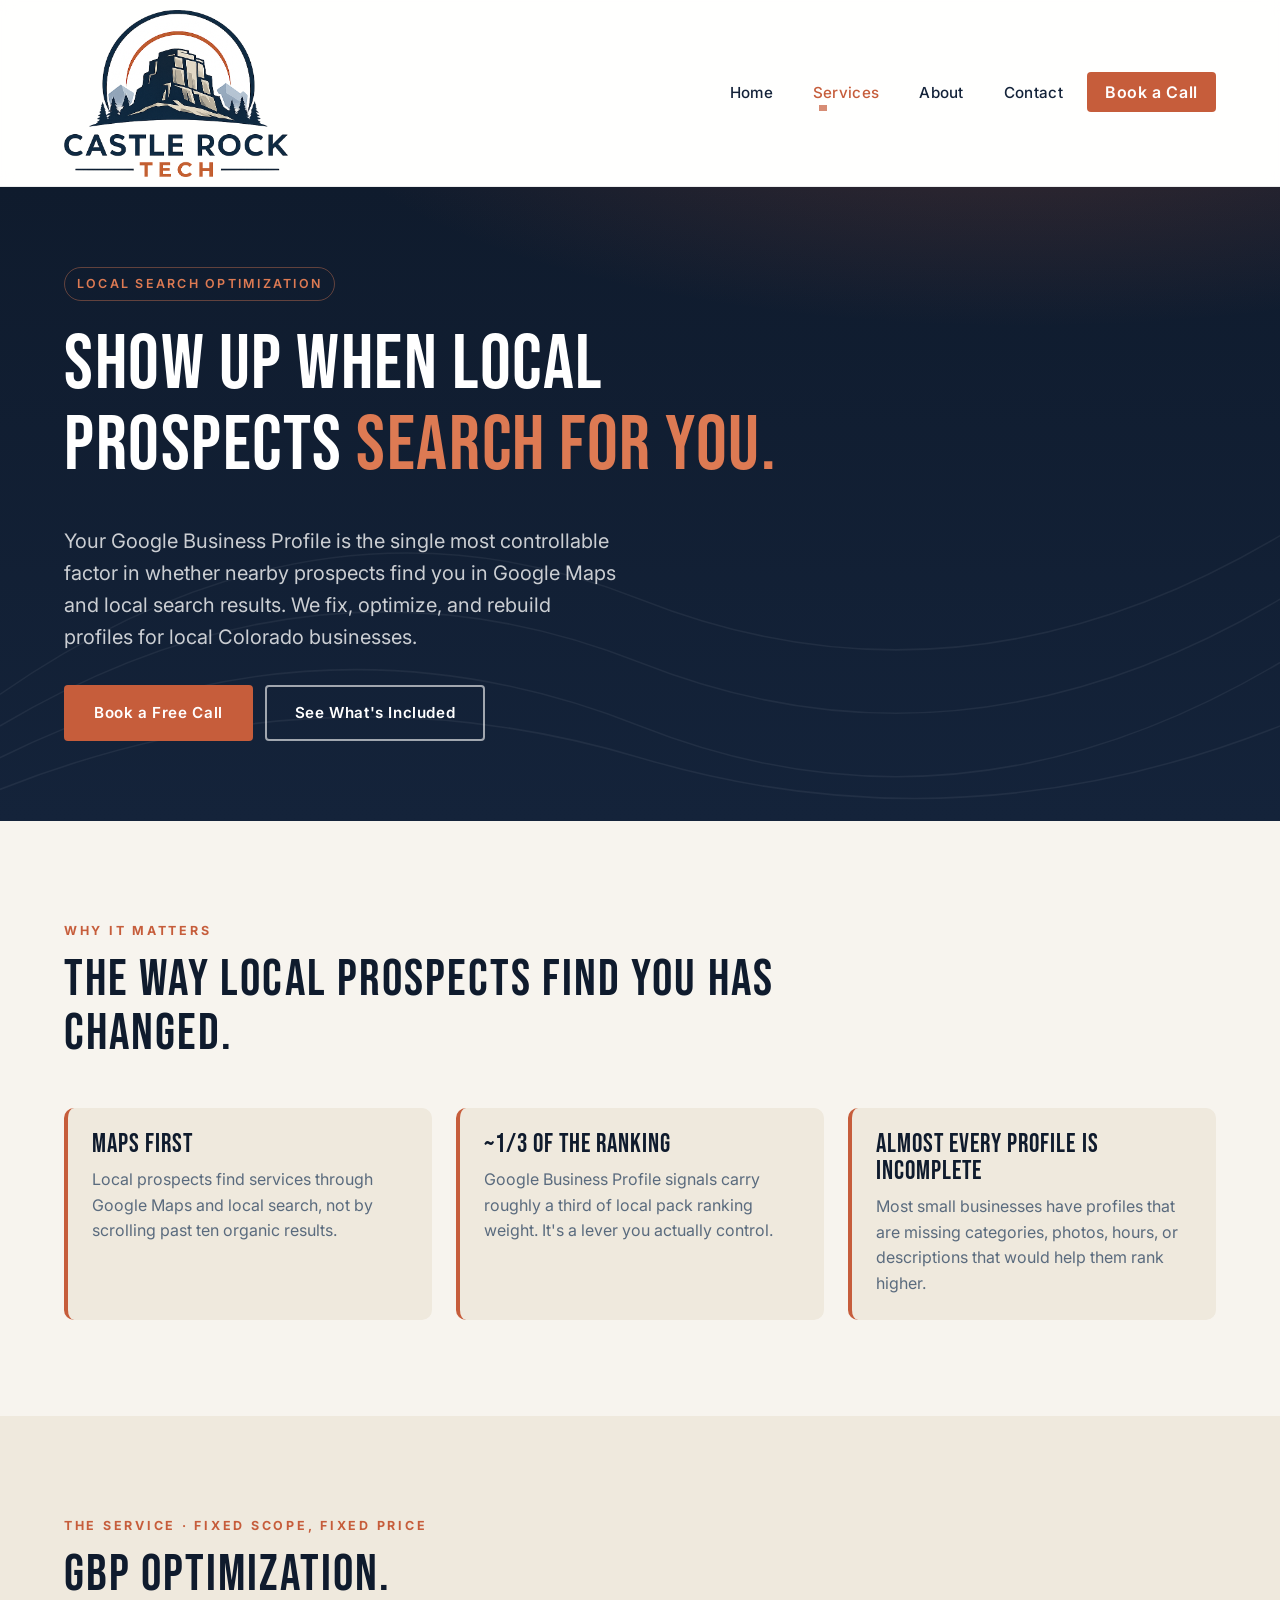
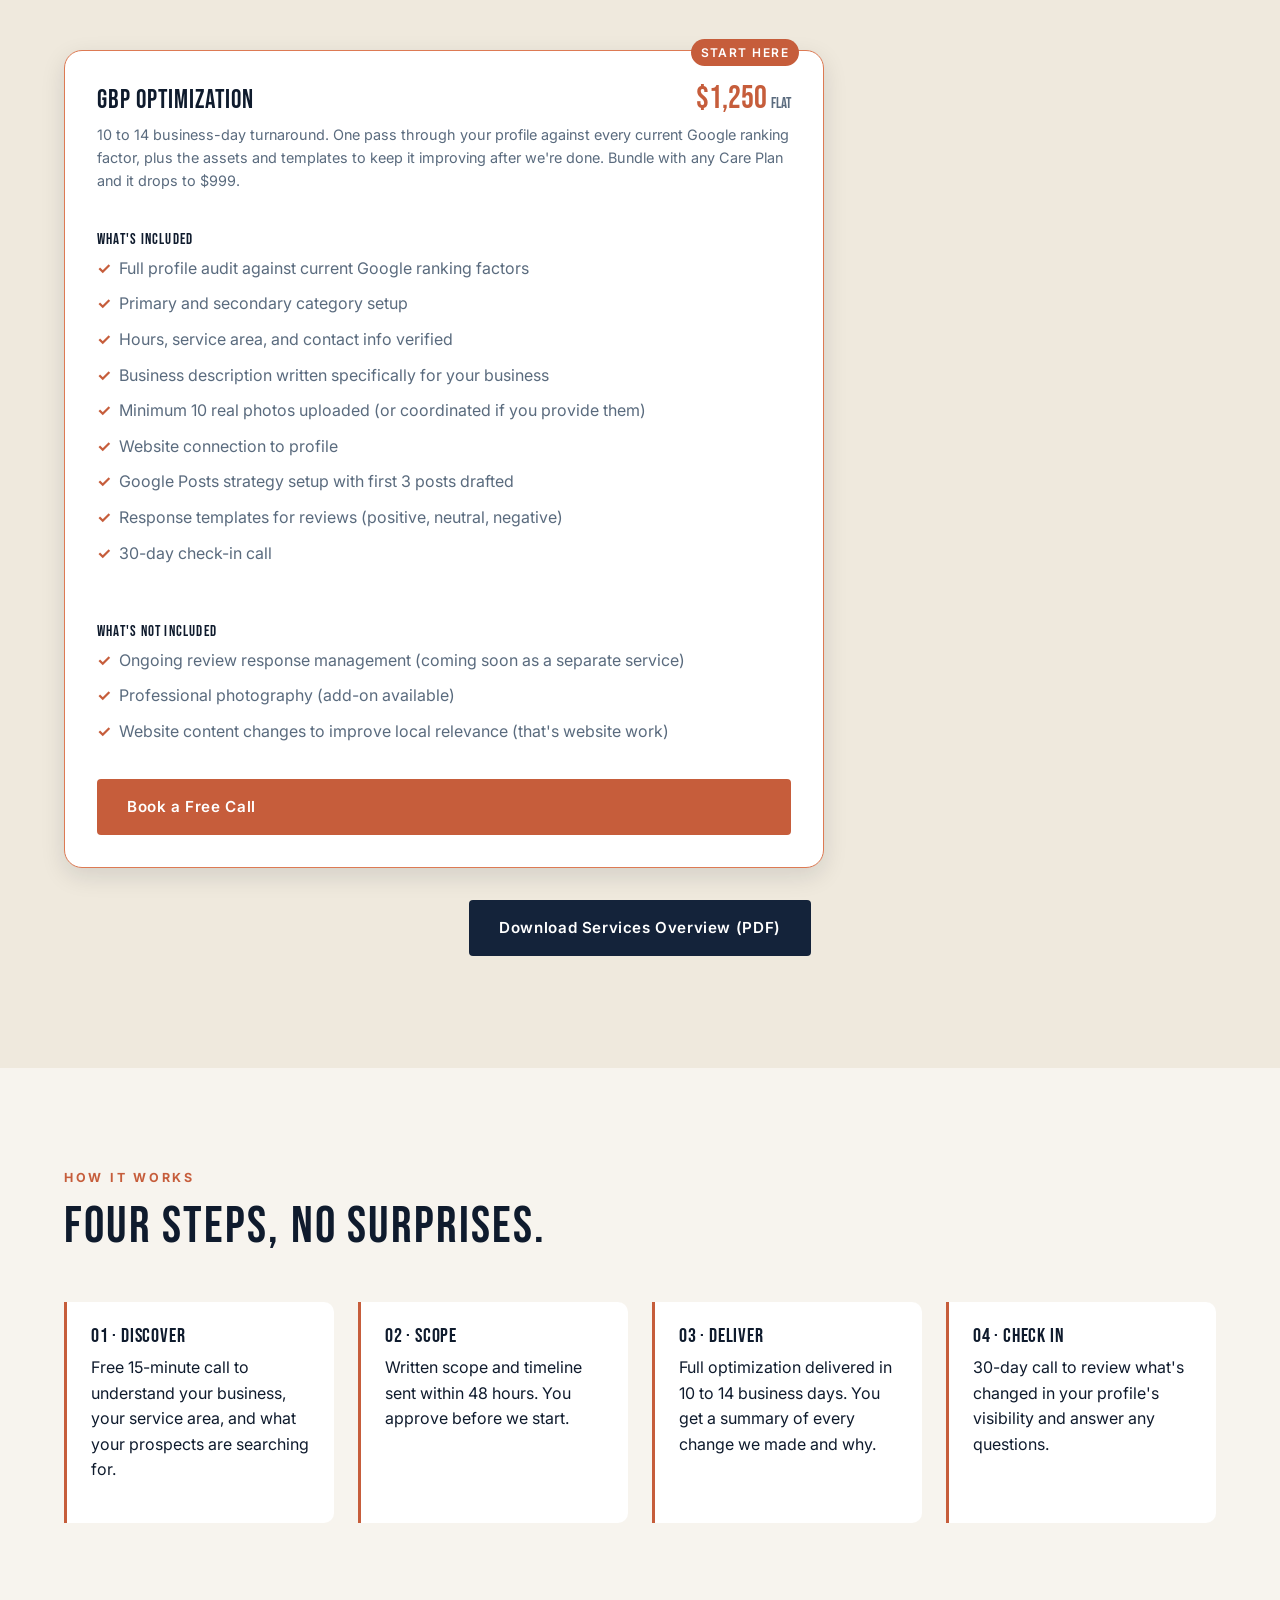
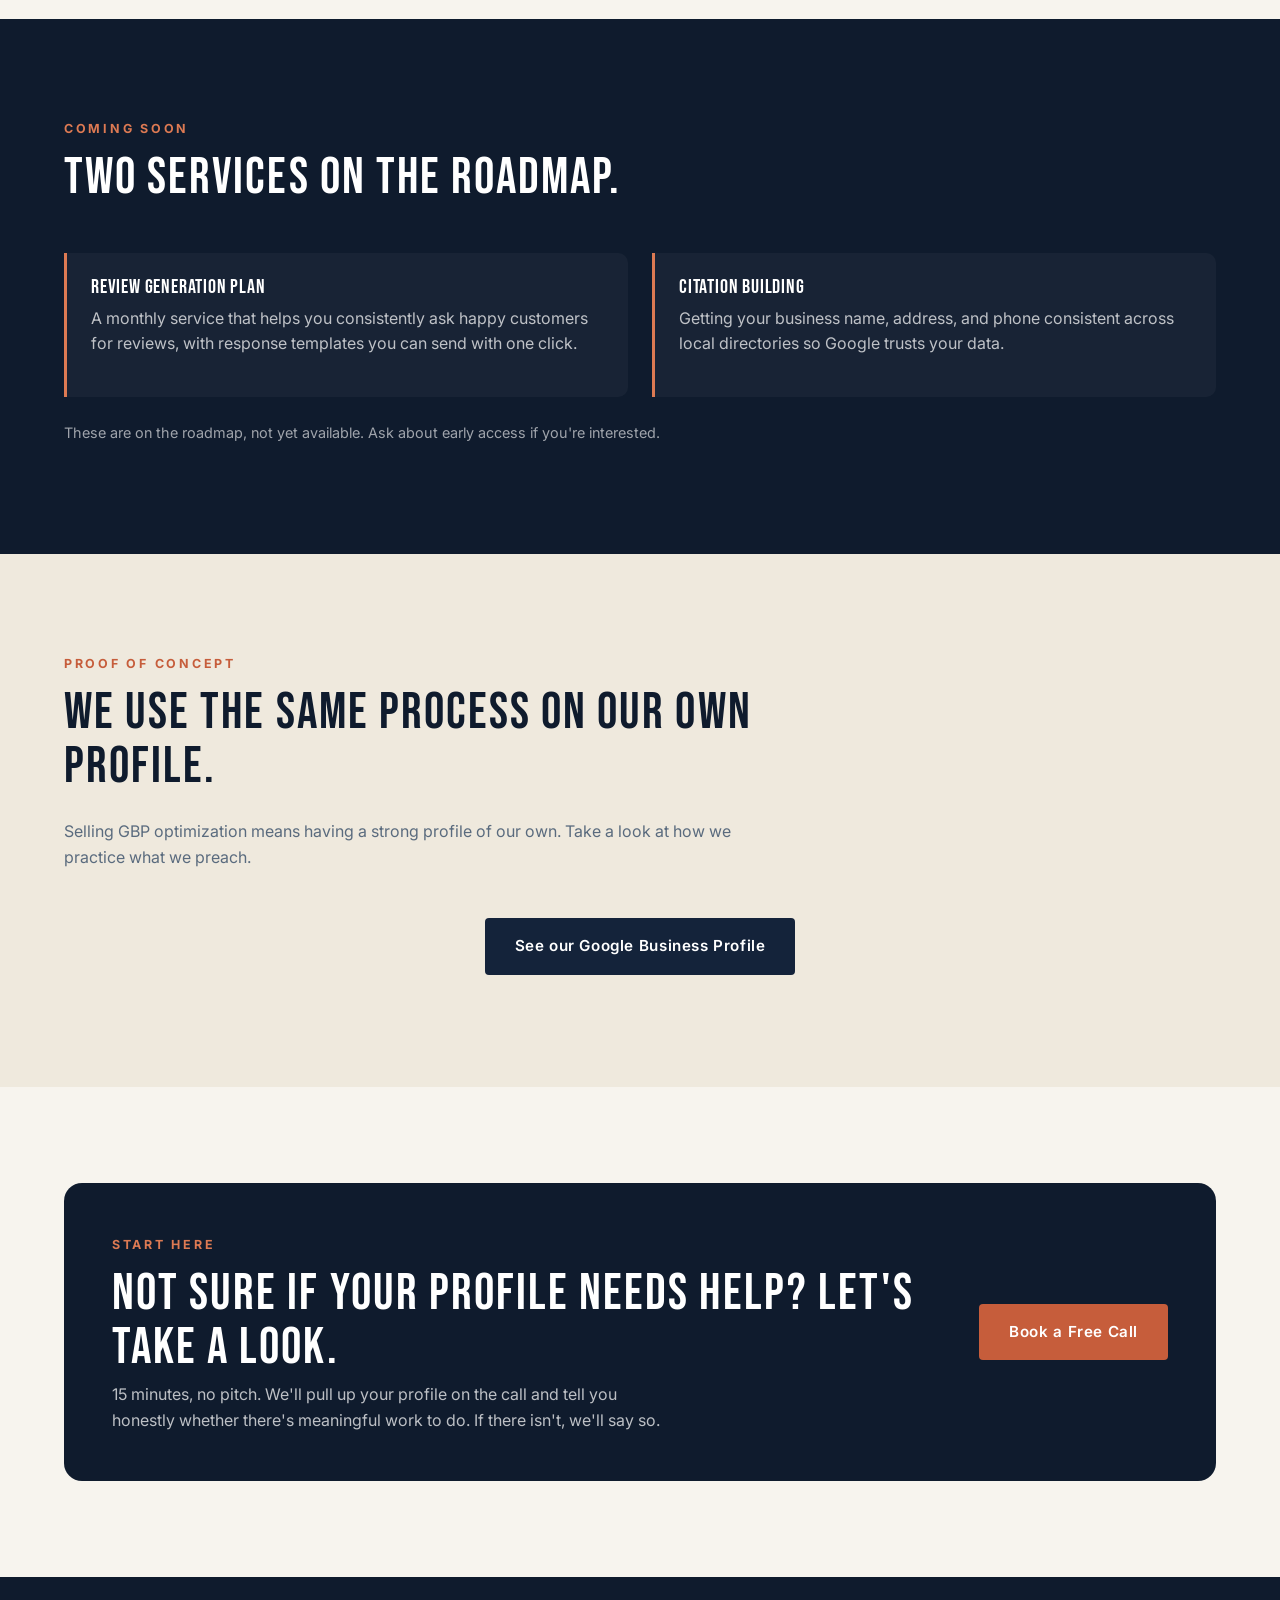
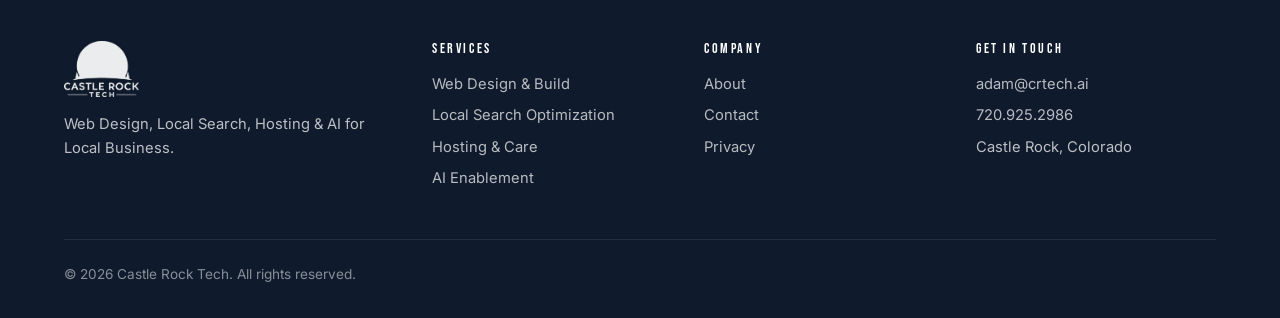
<file: local-search.html>
<!DOCTYPE html>
<html lang="en">
<head>
  <meta charset="UTF-8" />
  <meta name="viewport" content="width=device-width, initial-scale=1.0" />
  <title>Local Search Optimization · Castle Rock Tech</title>
  <meta name="description" content="Google Business Profile optimization for local Colorado businesses. $1,250 flat (or $999 bundled with a Care Plan), 10 to 14 day turnaround, plain English start to finish." />
  <link rel="canonical" href="https://crtech.ai/local-search.html" />
  <meta property="og:type" content="website" />
  <meta property="og:site_name" content="Castle Rock Tech" />
  <meta property="og:title" content="Local Search Optimization · Castle Rock Tech" />
  <meta property="og:description" content="Google Business Profile optimization for local Colorado businesses. $1,250 flat (or $999 bundled with a Care Plan), 10 to 14 day turnaround, plain English start to finish." />
  <meta property="og:url" content="https://crtech.ai/local-search.html" />
  <meta property="og:image" content="https://crtech.ai/assets/images/og-card.jpg" />
  <meta name="twitter:card" content="summary_large_image" />
  <meta name="twitter:title" content="Local Search Optimization · Castle Rock Tech" />
  <meta name="twitter:description" content="Google Business Profile optimization for local Colorado businesses. $1,250 flat (or $999 bundled with a Care Plan), 10 to 14 day turnaround, plain English start to finish." />
  <meta name="twitter:image" content="https://crtech.ai/assets/images/og-card.jpg" />
  <link rel="icon" href="assets/images/favicon.ico" sizes="any" />
  <link rel="preconnect" href="https://fonts.googleapis.com" />
  <link rel="preconnect" href="https://fonts.gstatic.com" crossorigin />
  <link href="https://fonts.googleapis.com/css2?family=Bebas+Neue&family=Inter:wght@400;500;600;700&display=swap" rel="stylesheet" />
  <link rel="stylesheet" href="css/styles.css" />
</head>
<body>
  <header class="site-header">
    <div class="container">
      <nav class="nav" aria-label="Primary">
        <a class="nav__logo" href="index.html" aria-label="Castle Rock Tech home">
          <img src="assets/images/CRTLogo_1.1.png" alt="Castle Rock Tech" />
        </a>
        <button class="nav__toggle" aria-label="Open menu" aria-expanded="false"><span></span></button>
        <ul class="nav__menu">
          <li><a href="index.html" class="nav__link">Home</a></li>
          <li class="has-dropdown">
            <a href="#services" class="nav__link nav__link--dropdown is-active" aria-haspopup="true" aria-expanded="false">Services</a>
            <ul class="nav__submenu" role="menu">
              <li><a href="web-design-build.html" role="menuitem">Web Design &amp; Build</a></li>
              <li><a href="local-search.html" role="menuitem" class="is-active">Local Search Optimization</a></li>
              <li><a href="hosting-maintenance.html" role="menuitem">Hosting &amp; Care</a></li>
              <li><a href="ai-solutions.html" role="menuitem">AI Enablement</a></li>
            </ul>
          </li>
          <li><a href="about.html" class="nav__link">About</a></li>
          <li><a href="contact.html" class="nav__link">Contact</a></li>
          <li><a href="contact.html" class="nav__cta">Book a Call</a></li>
        </ul>
      </nav>
    </div>
  </header>

  <main>
    <section class="hero hero--compact">
      <div class="container">
        <div class="hero__inner">
          <span class="hero__eyebrow">Local Search Optimization</span>
          <h1>Show up when local prospects <span class="accent">search for you.</span></h1>
          <p class="hero__lead">
            Your Google Business Profile is the single most controllable factor in whether nearby
            prospects find you in Google Maps and local search results. We fix, optimize, and
            rebuild profiles for local Colorado businesses.
          </p>
          <div class="hero__cta">
            <a class="btn btn--primary" href="contact.html">Book a Free Call</a>
            <a class="btn btn--ghost" href="#service">See What's Included</a>
          </div>
        </div>
      </div>
    </section>

    <section class="section">
      <div class="container">
        <div class="section__head">
          <span class="section__eyebrow">Why It Matters</span>
          <h2>The way local prospects find you has changed.</h2>
        </div>
        <div class="grid grid--3">
          <div class="stat-card">
            <h4>Maps first</h4>
            <p>Local prospects find services through Google Maps and local search, not by scrolling past ten organic results.</p>
          </div>
          <div class="stat-card">
            <h4>~1/3 of the ranking</h4>
            <p>Google Business Profile signals carry roughly a third of local pack ranking weight. It's a lever you actually control.</p>
          </div>
          <div class="stat-card">
            <h4>Almost every profile is incomplete</h4>
            <p>Most small businesses have profiles that are missing categories, photos, hours, or descriptions that would help them rank higher.</p>
          </div>
        </div>
      </div>
    </section>

    <section class="section section--alt" id="service">
      <div class="container">
        <div class="section__head">
          <span class="section__eyebrow">The Service · Fixed scope, fixed price</span>
          <h2>GBP Optimization.</h2>
        </div>
        <article class="pricing-card pricing-card--featured" style="max-width: 760px;">
          <span class="pricing-card__badge">Start Here</span>
          <div class="pricing-card__head">
            <h3 class="pricing-card__name">GBP Optimization</h3>
            <div class="pricing-card__price">$1,250<small> flat</small></div>
          </div>
          <p class="pricing-card__meta">
            10 to 14 business-day turnaround. One pass through your profile against every current
            Google ranking factor, plus the assets and templates to keep it improving after we're done.
            Bundle with any Care Plan and it drops to $999.
          </p>
          <h4 style="margin-top: 24px; font-size: 0.95rem; letter-spacing: 0.08em;">What's included</h4>
          <ul>
            <li>Full profile audit against current Google ranking factors</li>
            <li>Primary and secondary category setup</li>
            <li>Hours, service area, and contact info verified</li>
            <li>Business description written specifically for your business</li>
            <li>Minimum 10 real photos uploaded (or coordinated if you provide them)</li>
            <li>Website connection to profile</li>
            <li>Google Posts strategy setup with first 3 posts drafted</li>
            <li>Response templates for reviews (positive, neutral, negative)</li>
            <li>30-day check-in call</li>
          </ul>
          <h4 style="margin-top: 24px; font-size: 0.95rem; letter-spacing: 0.08em;">What's not included</h4>
          <ul>
            <li>Ongoing review response management (coming soon as a separate service)</li>
            <li>Professional photography (add-on available)</li>
            <li>Website content changes to improve local relevance (that's website work)</li>
          </ul>
          <a class="btn btn--primary pricing-card__cta" href="contact.html">Book a Free Call</a>
        </article>
        <p style="margin-top: 32px; text-align: center;">
          <a class="btn btn--dark" href="assets/documents/CastleRockTech_Services_2026.pdf" target="_blank" rel="noopener">Download Services Overview (PDF)</a>
        </p>
      </div>
    </section>

    <section class="section">
      <div class="container">
        <div class="section__head">
          <span class="section__eyebrow">How It Works</span>
          <h2>Four steps, no surprises.</h2>
        </div>
        <div class="grid grid--4">
          <div class="value">
            <h4>01 · Discover</h4>
            <p>Free 15-minute call to understand your business, your service area, and what your prospects are searching for.</p>
          </div>
          <div class="value">
            <h4>02 · Scope</h4>
            <p>Written scope and timeline sent within 48 hours. You approve before we start.</p>
          </div>
          <div class="value">
            <h4>03 · Deliver</h4>
            <p>Full optimization delivered in 10 to 14 business days. You get a summary of every change we made and why.</p>
          </div>
          <div class="value">
            <h4>04 · Check In</h4>
            <p>30-day call to review what's changed in your profile's visibility and answer any questions.</p>
          </div>
        </div>
      </div>
    </section>

    <section class="section section--dark">
      <div class="container">
        <div class="section__head">
          <span class="section__eyebrow" style="color: var(--rust-400);">Coming Soon</span>
          <h2>Two services on the roadmap.</h2>
        </div>
        <div class="grid grid--2">
          <div class="value" style="background: rgba(255,255,255,0.04); border-left-color: var(--rust-400);">
            <h4 style="color: var(--white);">Review Generation Plan</h4>
            <p style="color: rgba(255,255,255,0.72);">A monthly service that helps you consistently ask happy customers for reviews, with response templates you can send with one click.</p>
          </div>
          <div class="value" style="background: rgba(255,255,255,0.04); border-left-color: var(--rust-400);">
            <h4 style="color: var(--white);">Citation Building</h4>
            <p style="color: rgba(255,255,255,0.72);">Getting your business name, address, and phone consistent across local directories so Google trusts your data.</p>
          </div>
        </div>
        <p class="fine-print" style="color: rgba(255,255,255,0.6); margin-top: 24px;">
          These are on the roadmap, not yet available. Ask about early access if you're interested.
        </p>
      </div>
    </section>

    <section class="section section--alt">
      <div class="container">
        <div class="section__head">
          <span class="section__eyebrow">Proof of Concept</span>
          <h2>We use the same process on our own profile.</h2>
          <p class="muted">
            Selling GBP optimization means having a strong profile of our own. Take a look at how we
            practice what we preach.
          </p>
        </div>
        <p style="text-align: center;">
          <!-- TODO: replace # with the real Castle Rock Tech Google Business Profile URL -->
          <a class="btn btn--dark" href="#" target="_blank" rel="noopener">See our Google Business Profile</a>
        </p>
      </div>
    </section>

    <section class="section">
      <div class="container">
        <div class="discovery-card">
          <div>
            <span class="section__eyebrow" style="color: var(--rust-400);">Start Here</span>
            <h2>Not sure if your profile needs help? Let's take a look.</h2>
            <p>
              15 minutes, no pitch. We'll pull up your profile on the call and tell you honestly whether
              there's meaningful work to do. If there isn't, we'll say so.
            </p>
          </div>
          <a class="btn btn--primary" href="contact.html">Book a Free Call</a>
        </div>
      </div>
    </section>
  </main>

  <footer class="site-footer">
    <div class="container">
      <div class="footer-grid">
        <div class="footer-brand">
          <img src="assets/images/CRTLogo_1.1.png" alt="Castle Rock Tech" />
          <p>Web Design, Local Search, Hosting &amp; AI for Local Business.</p>
        </div>
        <div>
          <h4>Services</h4>
          <ul>
            <li><a href="web-design-build.html">Web Design &amp; Build</a></li>
            <li><a href="local-search.html">Local Search Optimization</a></li>
            <li><a href="hosting-maintenance.html">Hosting &amp; Care</a></li>
            <li><a href="ai-solutions.html">AI Enablement</a></li>
          </ul>
        </div>
        <div>
          <h4>Company</h4>
          <ul>
            <li><a href="about.html">About</a></li>
            <li><a href="contact.html">Contact</a></li>
            <li><a href="privacy.html">Privacy</a></li>
          </ul>
        </div>
        <div>
          <h4>Get In Touch</h4>
          <ul>
            <li><a href="mailto:adam@crtech.ai">adam@crtech.ai</a></li>
            <li><a href="tel:+17209252986">720.925.2986</a></li>
            <li>Castle Rock, Colorado</li>
          </ul>
        </div>
      </div>
      <div class="footer-bottom">
        <span>&copy; <span data-year></span> Castle Rock Tech. All rights reserved.</span>
      </div>
    </div>
  </footer>

  <script src="js/main.js"></script>
  <script src="js/analytics.js"></script>
  <script src="js/tawk.js"></script>
</body>
</html>
</file>
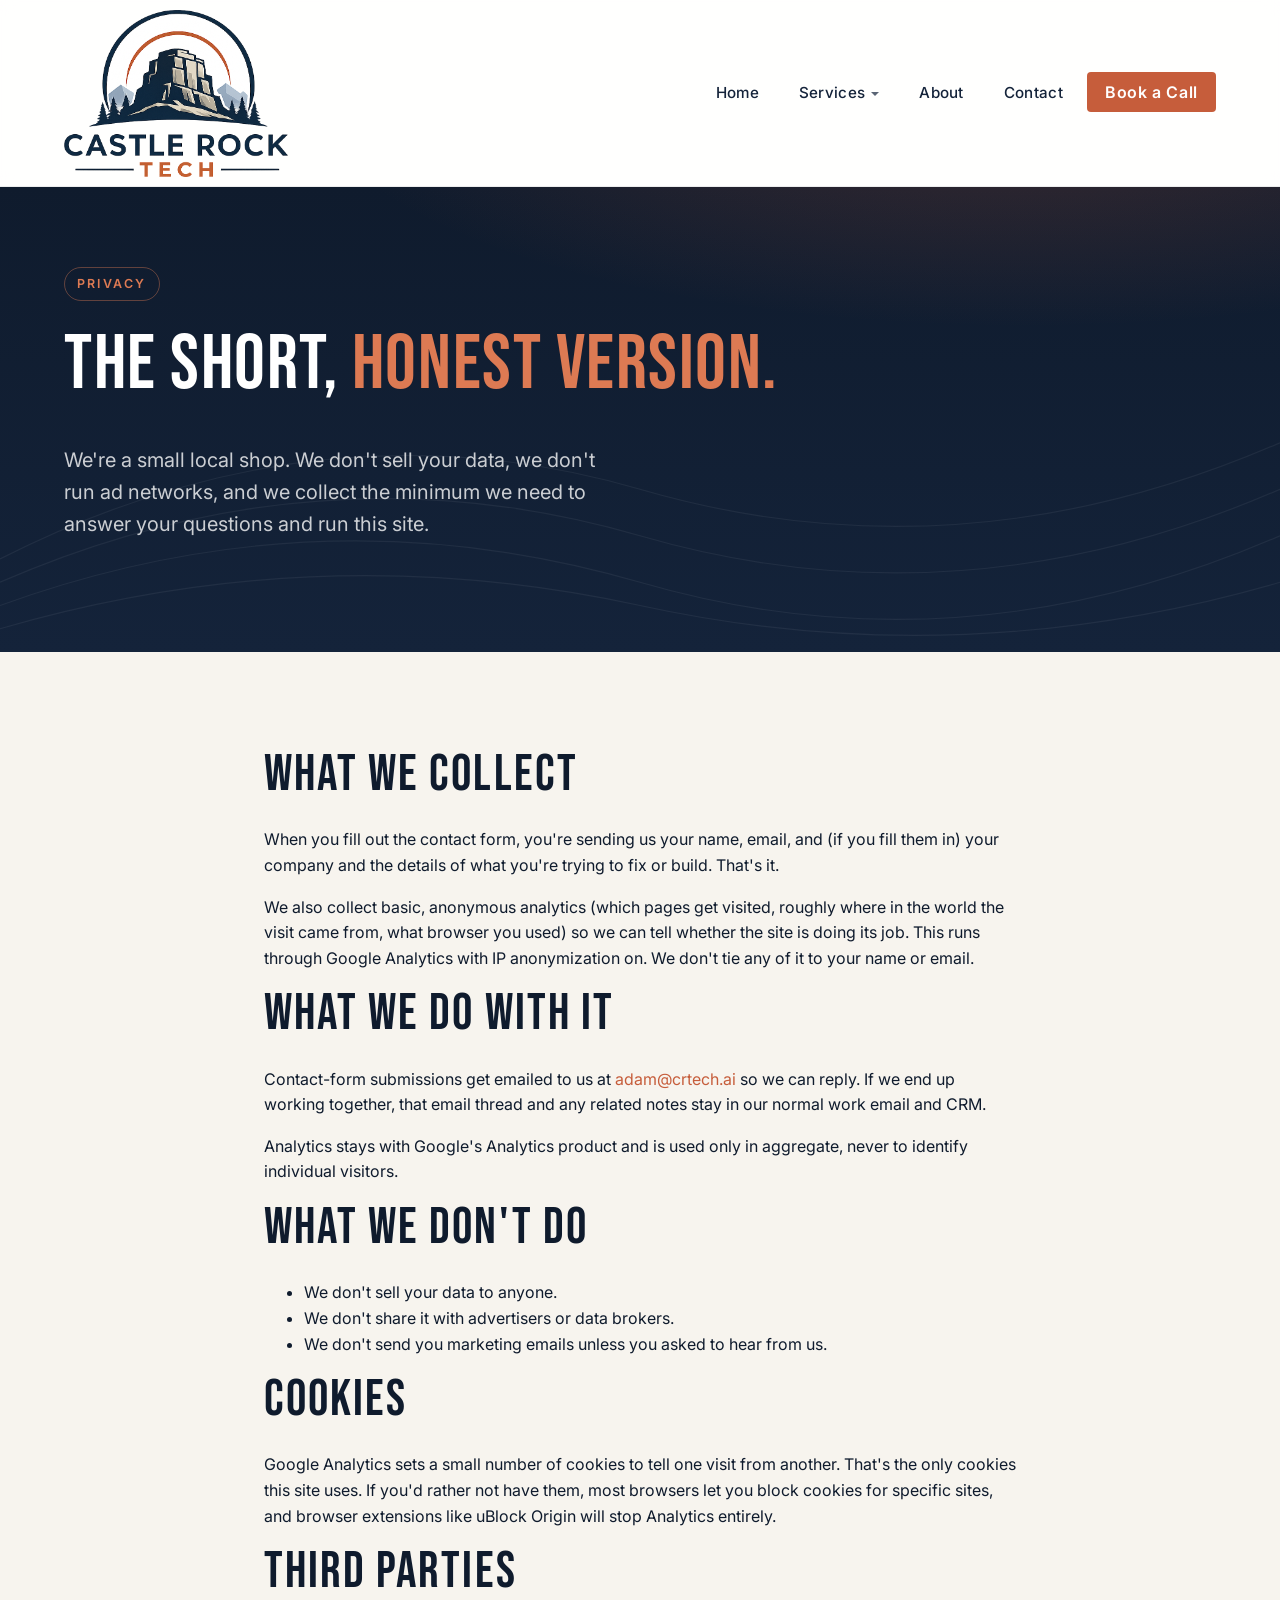
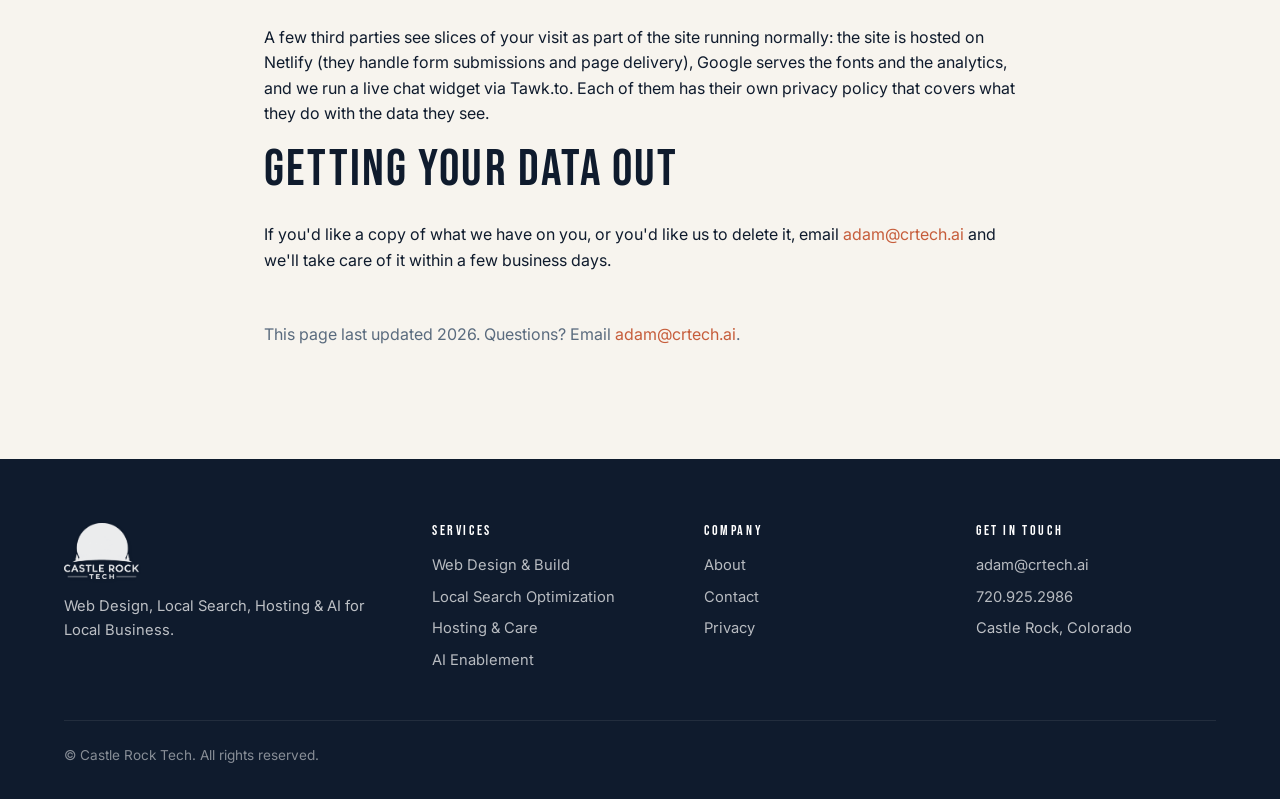
<file: privacy.html>
<!DOCTYPE html>
<html lang="en">
<head>
  <meta charset="UTF-8" />
  <meta name="viewport" content="width=device-width, initial-scale=1.0" />
  <title>Privacy · Castle Rock Tech</title>
  <meta name="description" content="How Castle Rock Tech collects, uses, and protects the small amount of information we get from you." />
  <link rel="canonical" href="https://crtech.ai/privacy.html" />
  <meta property="og:type" content="website" />
  <meta property="og:site_name" content="Castle Rock Tech" />
  <meta property="og:title" content="Privacy · Castle Rock Tech" />
  <meta property="og:description" content="How Castle Rock Tech collects, uses, and protects the small amount of information we get from you." />
  <meta property="og:url" content="https://crtech.ai/privacy.html" />
  <meta property="og:image" content="https://crtech.ai/assets/images/og-card.jpg" />
  <meta name="twitter:card" content="summary_large_image" />
  <meta name="twitter:title" content="Privacy · Castle Rock Tech" />
  <meta name="twitter:description" content="How Castle Rock Tech collects, uses, and protects the small amount of information we get from you." />
  <meta name="twitter:image" content="https://crtech.ai/assets/images/og-card.jpg" />
  <link rel="icon" href="assets/images/favicon.ico" sizes="any" />
  <link rel="preconnect" href="https://fonts.googleapis.com" />
  <link rel="preconnect" href="https://fonts.gstatic.com" crossorigin />
  <link href="https://fonts.googleapis.com/css2?family=Bebas+Neue&family=Inter:wght@400;500;600;700&display=swap" rel="stylesheet" />
  <link rel="stylesheet" href="css/styles.css" />
</head>
<body>
  <header class="site-header">
    <div class="container">
      <nav class="nav" aria-label="Primary">
        <a class="nav__logo" href="index.html" aria-label="Castle Rock Tech home">
          <img src="assets/images/CRTLogo_1.1.png" alt="Castle Rock Tech" />
        </a>
        <button class="nav__toggle" aria-label="Open menu" aria-expanded="false"><span></span></button>
        <ul class="nav__menu">
          <li><a href="index.html" class="nav__link">Home</a></li>
          <li class="has-dropdown">
            <a href="#services" class="nav__link nav__link--dropdown" aria-haspopup="true" aria-expanded="false">Services</a>
            <ul class="nav__submenu" role="menu">
              <li><a href="web-design-build.html" role="menuitem">Web Design &amp; Build</a></li>
              <li><a href="local-search.html" role="menuitem">Local Search Optimization</a></li>
              <li><a href="hosting-maintenance.html" role="menuitem">Hosting &amp; Care</a></li>
              <li><a href="ai-solutions.html" role="menuitem">AI Enablement</a></li>
            </ul>
          </li>
          <li><a href="about.html" class="nav__link">About</a></li>
          <li><a href="contact.html" class="nav__link">Contact</a></li>
          <li><a href="contact.html" class="nav__cta">Book a Call</a></li>
        </ul>
      </nav>
    </div>
  </header>

  <main>
    <section class="hero hero--compact">
      <div class="container">
        <div class="hero__inner">
          <span class="hero__eyebrow">Privacy</span>
          <h1>The short, <span class="accent">honest version.</span></h1>
          <p class="hero__lead">
            We're a small local shop. We don't sell your data, we don't run ad networks, and we collect the
            minimum we need to answer your questions and run this site.
          </p>
        </div>
      </div>
    </section>

    <section class="section">
      <div class="container" style="max-width: 800px;">
        <h2>What we collect</h2>
        <p>
          When you fill out the contact form, you're sending us your name, email, and (if you fill them in)
          your company and the details of what you're trying to fix or build. That's it.
        </p>
        <p>
          We also collect basic, anonymous analytics (which pages get visited, roughly where in the world
          the visit came from, what browser you used) so we can tell whether the site is doing its job.
          This runs through Google Analytics with IP anonymization on. We don't tie any of it to your name
          or email.
        </p>

        <h2>What we do with it</h2>
        <p>
          Contact-form submissions get emailed to us at <a href="mailto:adam@crtech.ai">adam@crtech.ai</a>
          so we can reply. If we end up working together, that email thread and any related notes stay in our
          normal work email and CRM.
        </p>
        <p>
          Analytics stays with Google's Analytics product and is used only in aggregate, never to identify
          individual visitors.
        </p>

        <h2>What we don't do</h2>
        <ul>
          <li>We don't sell your data to anyone.</li>
          <li>We don't share it with advertisers or data brokers.</li>
          <li>We don't send you marketing emails unless you asked to hear from us.</li>
        </ul>

        <h2>Cookies</h2>
        <p>
          Google Analytics sets a small number of cookies to tell one visit from another. That's the only
          cookies this site uses. If you'd rather not have them, most browsers let you block cookies for
          specific sites, and browser extensions like uBlock Origin will stop Analytics entirely.
        </p>

        <h2>Third parties</h2>
        <p>
          A few third parties see slices of your visit as part of the site running normally: the site is
          hosted on Netlify (they handle form submissions and page delivery), Google serves the fonts and
          the analytics, and we run a live chat widget via Tawk.to. Each of them has their own privacy
          policy that covers what they do with the data they see.
        </p>

        <h2>Getting your data out</h2>
        <p>
          If you'd like a copy of what we have on you, or you'd like us to delete it, email
          <a href="mailto:adam@crtech.ai">adam@crtech.ai</a> and we'll take care of it within a few
          business days.
        </p>

        <p class="muted" style="margin-top: 48px;">
          This page last updated <span data-year></span>. Questions? Email
          <a href="mailto:adam@crtech.ai">adam@crtech.ai</a>.
        </p>
      </div>
    </section>
  </main>

  <footer class="site-footer">
    <div class="container">
      <div class="footer-grid">
        <div class="footer-brand">
          <img src="assets/images/CRTLogo_1.1.png" alt="Castle Rock Tech" />
          <p>Web Design, Local Search, Hosting &amp; AI for Local Business.</p>
        </div>
        <div>
          <h4>Services</h4>
          <ul>
            <li><a href="web-design-build.html">Web Design &amp; Build</a></li>
            <li><a href="local-search.html">Local Search Optimization</a></li>
            <li><a href="hosting-maintenance.html">Hosting &amp; Care</a></li>
            <li><a href="ai-solutions.html">AI Enablement</a></li>
          </ul>
        </div>
        <div>
          <h4>Company</h4>
          <ul>
            <li><a href="about.html">About</a></li>
            <li><a href="contact.html">Contact</a></li>
            <li><a href="privacy.html">Privacy</a></li>
          </ul>
        </div>
        <div>
          <h4>Get In Touch</h4>
          <ul>
            <li><a href="mailto:adam@crtech.ai">adam@crtech.ai</a></li>
            <li><a href="tel:+17209252986">720.925.2986</a></li>
            <li>Castle Rock, Colorado</li>
          </ul>
        </div>
      </div>
      <div class="footer-bottom">
        <span>&copy; <span data-year></span> Castle Rock Tech. All rights reserved.</span>

      </div>
    </div>
  </footer>

  <script src="js/main.js"></script>
  <script src="js/analytics.js"></script>
  <script src="js/tawk.js"></script>
</body>
</html>
</file>
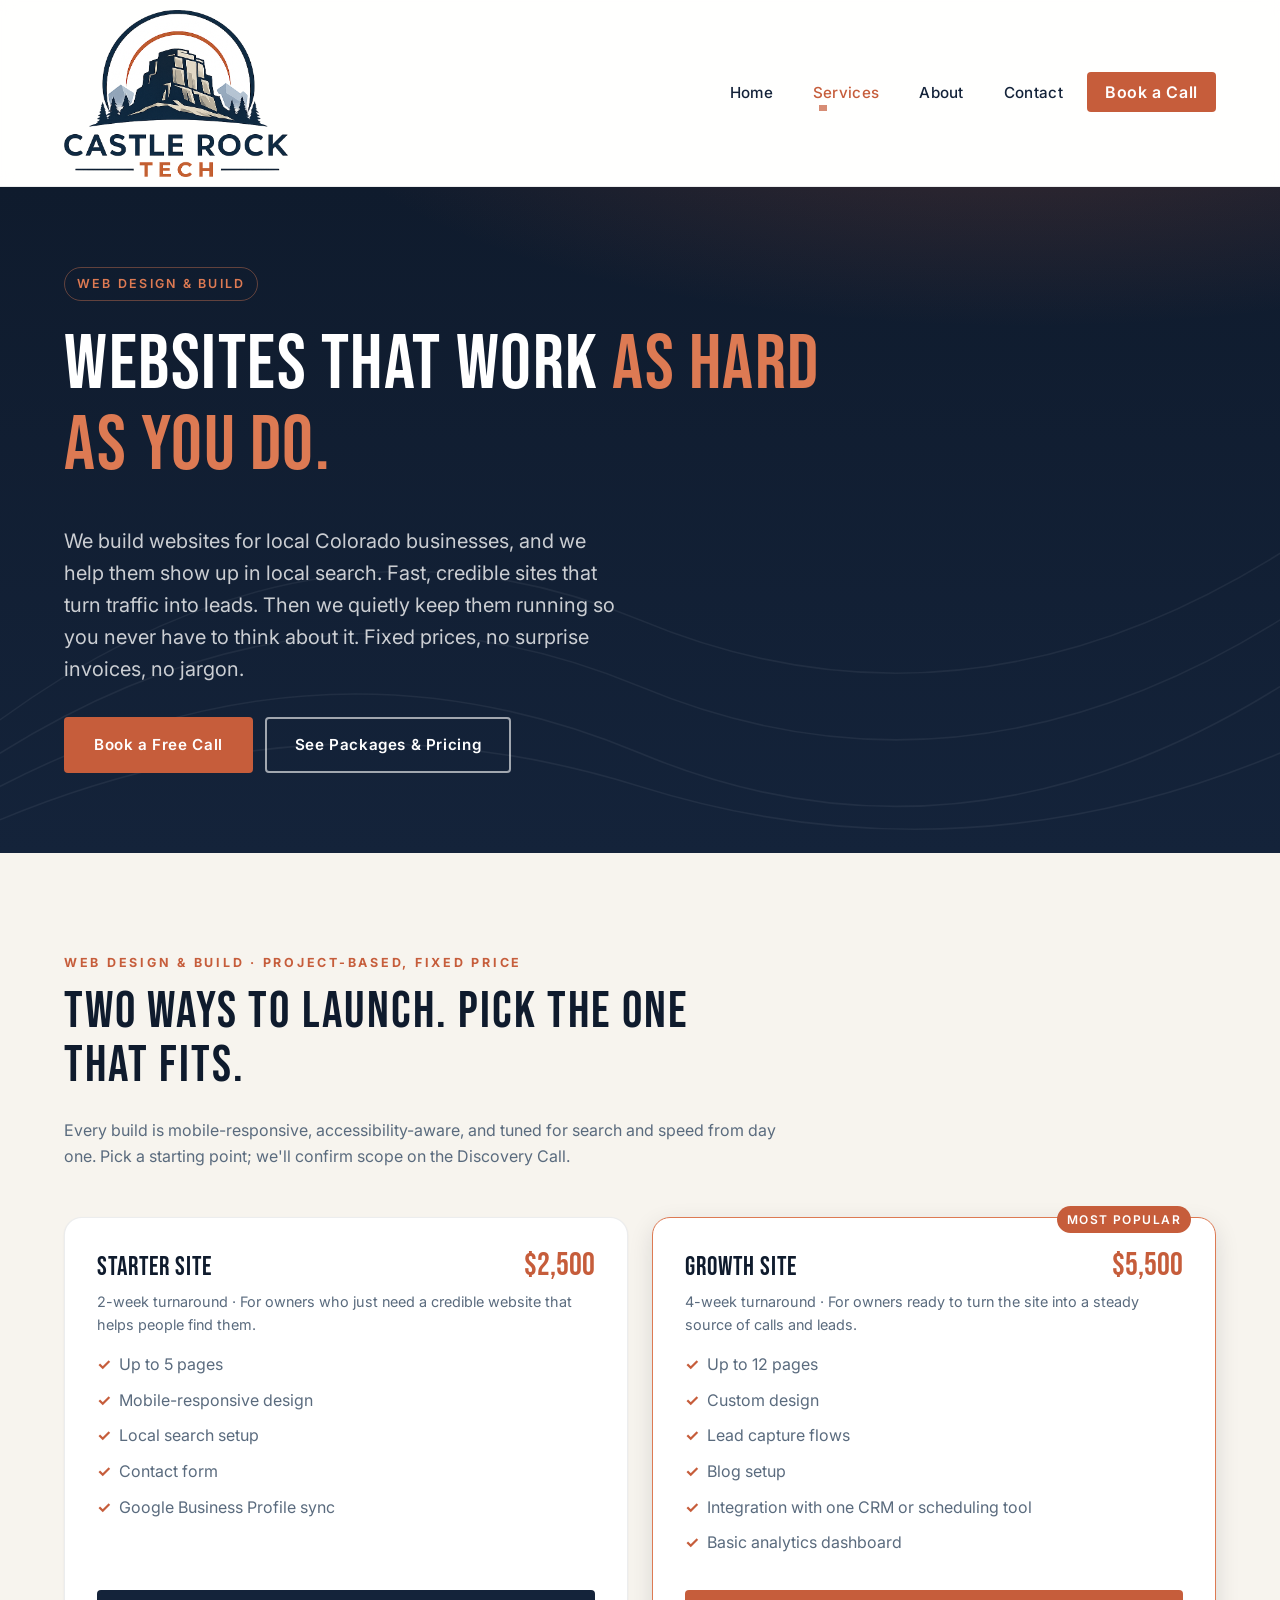
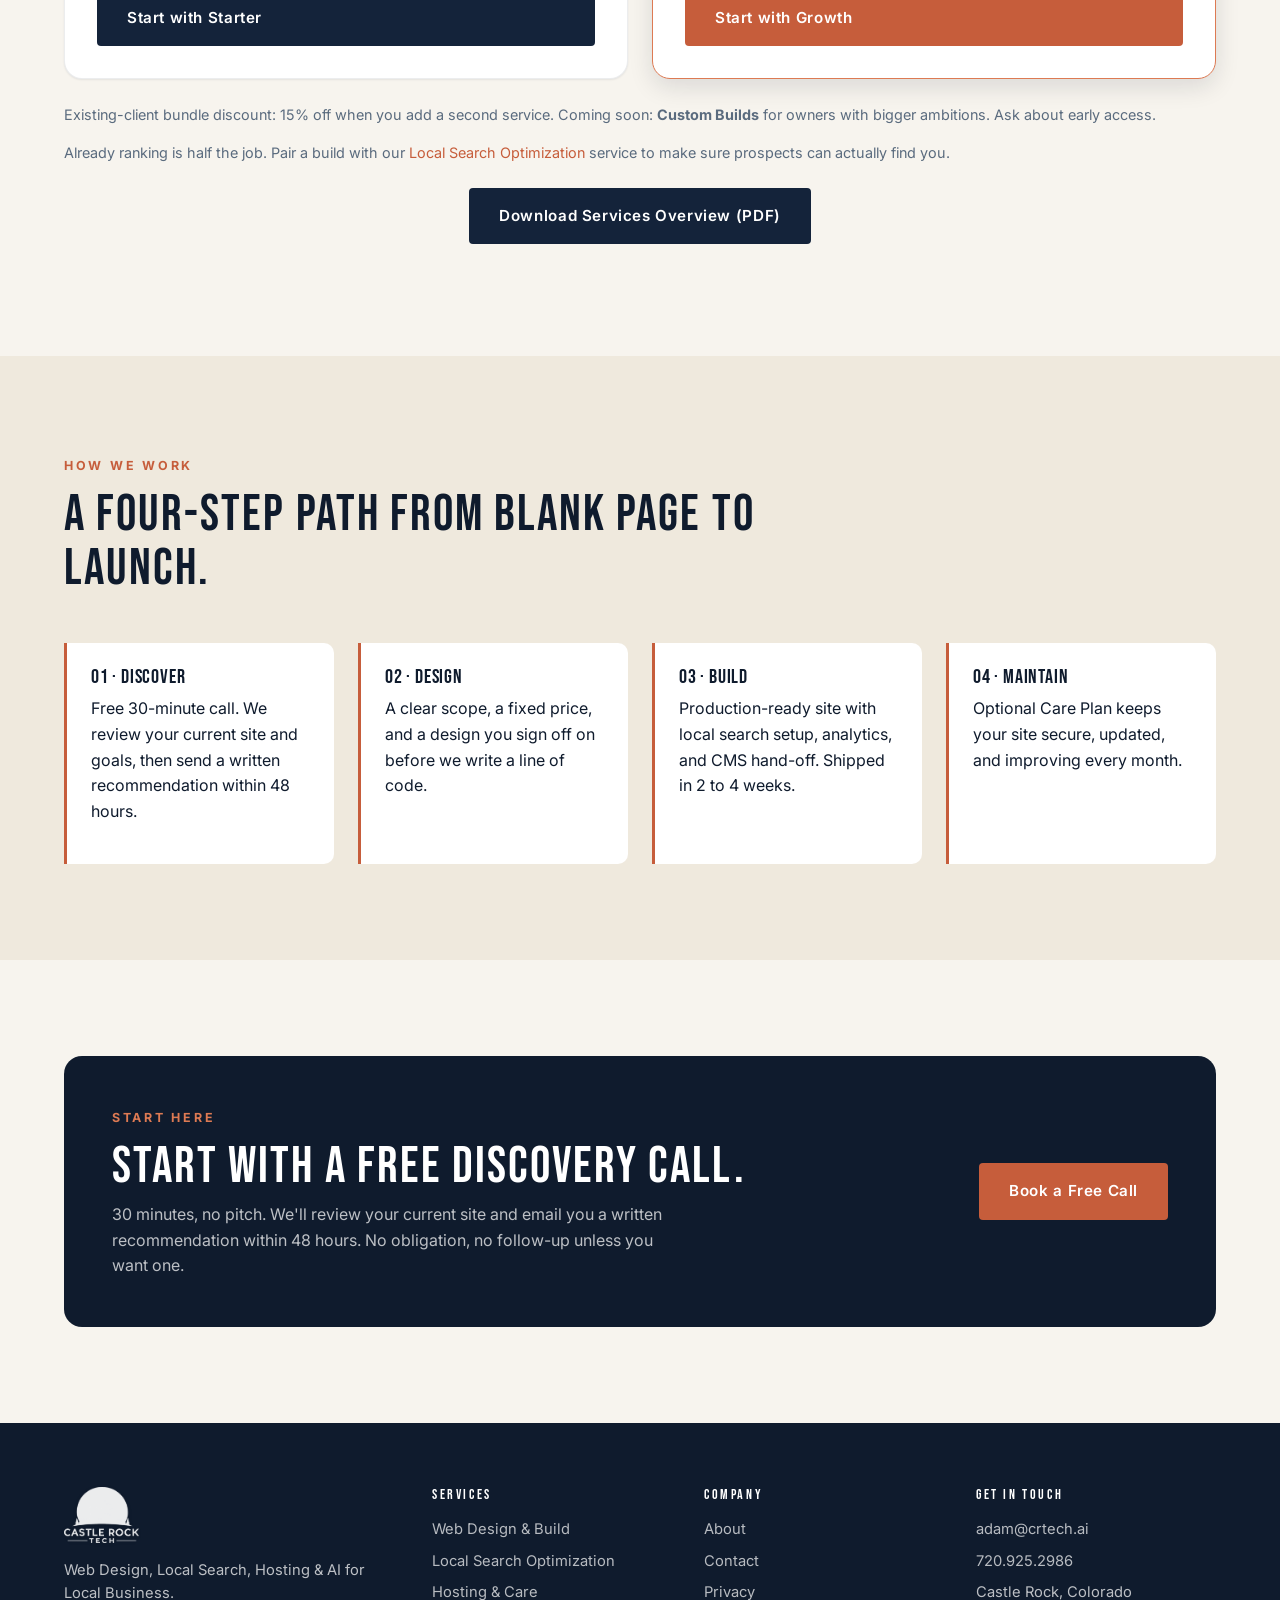
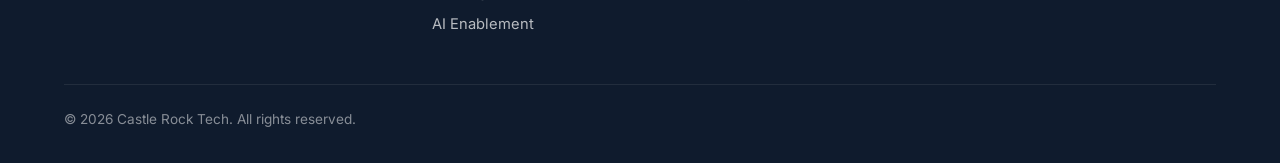
<file: web-design-build.html>
<!DOCTYPE html>
<html lang="en">
<head>
  <meta charset="UTF-8" />
  <meta name="viewport" content="width=device-width, initial-scale=1.0" />
  <title>Web Design &amp; Build · Castle Rock Tech</title>
  <meta name="description" content="Credible, fast websites for local Colorado businesses. Fixed prices, no surprise invoices, no jargon." />
  <link rel="canonical" href="https://crtech.ai/web-design-build.html" />
  <meta property="og:type" content="website" />
  <meta property="og:site_name" content="Castle Rock Tech" />
  <meta property="og:title" content="Web Design & Build · Castle Rock Tech" />
  <meta property="og:description" content="Credible, fast websites for local Colorado businesses. Fixed prices, no surprise invoices, no jargon." />
  <meta property="og:url" content="https://crtech.ai/web-design-build.html" />
  <meta property="og:image" content="https://crtech.ai/assets/images/og-card.jpg" />
  <meta name="twitter:card" content="summary_large_image" />
  <meta name="twitter:title" content="Web Design & Build · Castle Rock Tech" />
  <meta name="twitter:description" content="Credible, fast websites for local Colorado businesses. Fixed prices, no surprise invoices, no jargon." />
  <meta name="twitter:image" content="https://crtech.ai/assets/images/og-card.jpg" />
  <link rel="icon" href="assets/images/favicon.ico" sizes="any" />
  <link rel="preconnect" href="https://fonts.googleapis.com" />
  <link rel="preconnect" href="https://fonts.gstatic.com" crossorigin />
  <link href="https://fonts.googleapis.com/css2?family=Bebas+Neue&family=Inter:wght@400;500;600;700&display=swap" rel="stylesheet" />
  <link rel="stylesheet" href="css/styles.css" />
</head>
<body>
  <header class="site-header">
    <div class="container">
      <nav class="nav" aria-label="Primary">
        <a class="nav__logo" href="index.html" aria-label="Castle Rock Tech home">
          <img src="assets/images/CRTLogo_1.1.png" alt="Castle Rock Tech" />
        </a>
        <button class="nav__toggle" aria-label="Open menu" aria-expanded="false"><span></span></button>
        <ul class="nav__menu">
          <li><a href="index.html" class="nav__link">Home</a></li>
          <li class="has-dropdown">
            <a href="#services" class="nav__link nav__link--dropdown is-active" aria-haspopup="true" aria-expanded="false">Services</a>
            <ul class="nav__submenu" role="menu">
              <li><a href="web-design-build.html" role="menuitem" class="is-active">Web Design &amp; Build</a></li>
              <li><a href="local-search.html" role="menuitem">Local Search Optimization</a></li>
              <li><a href="hosting-maintenance.html" role="menuitem">Hosting &amp; Care</a></li>
              <li><a href="ai-solutions.html" role="menuitem">AI Enablement</a></li>
            </ul>
          </li>
          <li><a href="about.html" class="nav__link">About</a></li>
          <li><a href="contact.html" class="nav__link">Contact</a></li>
          <li><a href="contact.html" class="nav__cta">Book a Call</a></li>
        </ul>
      </nav>
    </div>
  </header>

  <main>
    <section class="hero hero--compact">
      <div class="container">
        <div class="hero__inner">
          <span class="hero__eyebrow">Web Design &amp; Build</span>
          <h1>Websites that work <span class="accent">as hard as you do.</span></h1>
          <p class="hero__lead">
            We build websites for local Colorado businesses, and we help them show up in local search.
            Fast, credible sites that turn traffic into leads. Then we quietly keep them running so you
            never have to think about it. Fixed prices, no surprise invoices, no jargon.
          </p>
          <div class="hero__cta">
            <a class="btn btn--primary" href="contact.html">Book a Free Call</a>
            <a class="btn btn--ghost" href="#packages">See Packages &amp; Pricing</a>
          </div>
        </div>
      </div>
    </section>

    <section class="section" id="packages">
      <div class="container">
        <div class="section__head">
          <span class="section__eyebrow">Web Design &amp; Build · Project-based, fixed price</span>
          <h2>Two ways to launch. Pick the one that fits.</h2>
          <p class="muted">
            Every build is mobile-responsive, accessibility-aware, and tuned for search and speed from
            day one. Pick a starting point; we'll confirm scope on the Discovery Call.
          </p>
        </div>
        <div class="grid grid--2">
          <article class="pricing-card">
            <div class="pricing-card__head">
              <h3 class="pricing-card__name">Starter Site</h3>
              <div class="pricing-card__price">$2,500</div>
            </div>
            <p class="pricing-card__meta">2-week turnaround · For owners who just need a credible website that helps people find them.</p>
            <ul>
              <li>Up to 5 pages</li>
              <li>Mobile-responsive design</li>
              <li>Local search setup</li>
              <li>Contact form</li>
              <li>Google Business Profile sync</li>
            </ul>
            <a class="btn btn--dark pricing-card__cta" href="contact.html">Start with Starter</a>
          </article>

          <article class="pricing-card pricing-card--featured">
            <span class="pricing-card__badge">Most Popular</span>
            <div class="pricing-card__head">
              <h3 class="pricing-card__name">Growth Site</h3>
              <div class="pricing-card__price">$5,500</div>
            </div>
            <p class="pricing-card__meta">4-week turnaround · For owners ready to turn the site into a steady source of calls and leads.</p>
            <ul>
              <li>Up to 12 pages</li>
              <li>Custom design</li>
              <li>Lead capture flows</li>
              <li>Blog setup</li>
              <li>Integration with one CRM or scheduling tool</li>
              <li>Basic analytics dashboard</li>
            </ul>
            <a class="btn btn--primary pricing-card__cta" href="contact.html">Start with Growth</a>
          </article>
        </div>
        <p class="fine-print">
          Existing-client bundle discount: 15% off when you add a second service.
          Coming soon: <strong>Custom Builds</strong> for owners with bigger ambitions. Ask about early access.
        </p>
        <p class="fine-print" style="margin-top: 8px;">
          Already ranking is half the job. Pair a build with our <a href="local-search.html">Local Search Optimization</a>
          service to make sure prospects can actually find you.
        </p>
        <p style="margin-top: 24px; text-align: center;">
          <a class="btn btn--dark" href="assets/documents/CastleRockTech_Services_2026.pdf" target="_blank" rel="noopener">Download Services Overview (PDF)</a>
        </p>
      </div>
    </section>

    <section class="section section--alt">
      <div class="container">
        <div class="section__head">
          <span class="section__eyebrow">How We Work</span>
          <h2>A four-step path from blank page to launch.</h2>
        </div>
        <div class="grid grid--4">
          <div class="value">
            <h4>01 · Discover</h4>
            <p>Free 30-minute call. We review your current site and goals, then send a written recommendation within 48 hours.</p>
          </div>
          <div class="value">
            <h4>02 · Design</h4>
            <p>A clear scope, a fixed price, and a design you sign off on before we write a line of code.</p>
          </div>
          <div class="value">
            <h4>03 · Build</h4>
            <p>Production-ready site with local search setup, analytics, and CMS hand-off. Shipped in 2 to 4 weeks.</p>
          </div>
          <div class="value">
            <h4>04 · Maintain</h4>
            <p>Optional Care Plan keeps your site secure, updated, and improving every month.</p>
          </div>
        </div>
      </div>
    </section>

    <section class="section">
      <div class="container">
        <div class="discovery-card">
          <div>
            <span class="section__eyebrow" style="color: var(--rust-400);">Start Here</span>
            <h2>Start with a free Discovery Call.</h2>
            <p>
              30 minutes, no pitch. We'll review your current site and email you a written recommendation
              within 48 hours. No obligation, no follow-up unless you want one.
            </p>
          </div>
          <a class="btn btn--primary" href="contact.html">Book a Free Call</a>
        </div>
      </div>
    </section>
  </main>

  <footer class="site-footer">
    <div class="container">
      <div class="footer-grid">
        <div class="footer-brand">
          <img src="assets/images/CRTLogo_1.1.png" alt="Castle Rock Tech" />
          <p>Web Design, Local Search, Hosting &amp; AI for Local Business.</p>
        </div>
        <div>
          <h4>Services</h4>
          <ul>
            <li><a href="web-design-build.html">Web Design &amp; Build</a></li>
            <li><a href="local-search.html">Local Search Optimization</a></li>
            <li><a href="hosting-maintenance.html">Hosting &amp; Care</a></li>
            <li><a href="ai-solutions.html">AI Enablement</a></li>
          </ul>
        </div>
        <div>
          <h4>Company</h4>
          <ul>
            <li><a href="about.html">About</a></li>
            <li><a href="contact.html">Contact</a></li>
            <li><a href="privacy.html">Privacy</a></li>
          </ul>
        </div>
        <div>
          <h4>Get In Touch</h4>
          <ul>
            <li><a href="mailto:adam@crtech.ai">adam@crtech.ai</a></li>
            <li><a href="tel:+17209252986">720.925.2986</a></li>
            <li>Castle Rock, Colorado</li>
          </ul>
        </div>
      </div>
      <div class="footer-bottom">
        <span>&copy; <span data-year></span> Castle Rock Tech. All rights reserved.</span>
        
      </div>
    </div>
  </footer>

  <script src="js/main.js"></script>
  <script src="js/analytics.js"></script>
  <script src="js/tawk.js"></script>
</body>
</html>
</file>
<file: css/styles.css>
/* ==========================================================================
   Castle Rock Tech · site styles
   Palette pulled from the CRT logo: navy + rust + cream.
   ========================================================================== */

:root {
  --navy-900: #0F1B2D;
  --navy-800: #14233A;
  --navy-700: #1B2A41;
  --navy-600: #2A3B55;
  --slate-500: #5A6B7E;
  --slate-300: #B8C3CF;
  --rust-600: #A04A2D;
  --rust-500: #C65D3B;
  --rust-400: #DD7A53;
  --cream-50: #F7F4EE;
  --cream-100: #EFE9DD;
  --white: #FFFFFF;
  --shadow-sm: 0 1px 2px rgba(15, 27, 45, 0.08);
  --shadow-md: 0 8px 24px rgba(15, 27, 45, 0.12);
  --shadow-lg: 0 24px 60px rgba(15, 27, 45, 0.18);
  --radius-sm: 4px;
  --radius-md: 10px;
  --radius-lg: 18px;
  --max-w: 1200px;
  --header-h: 187px;
  --font-display: 'Bebas Neue', 'Oswald', 'Arial Narrow', sans-serif;
  --font-sans: 'Inter', -apple-system, BlinkMacSystemFont, 'Segoe UI', sans-serif;
}

* { box-sizing: border-box; }

html { scroll-behavior: smooth; scroll-padding-top: var(--header-h); }

body {
  margin: 0;
  font-family: var(--font-sans);
  font-size: 16px;
  line-height: 1.6;
  color: var(--navy-900);
  background: var(--cream-50);
  -webkit-font-smoothing: antialiased;
}

img { max-width: 100%; display: block; }

a { color: var(--rust-500); text-decoration: none; }
a:hover { color: var(--rust-600); }

h1, h2, h3, h4 {
  font-family: var(--font-display);
  font-weight: 400;
  letter-spacing: 0.04em;
  text-transform: uppercase;
  color: var(--navy-900);
  line-height: 1.05;
  margin: 0 0 0.5em;
}

h1 { font-size: clamp(2.5rem, 6vw, 5rem); letter-spacing: 0.02em; }
h2 { font-size: clamp(2rem, 4vw, 3.25rem); }
h3 { font-size: clamp(1.4rem, 2.4vw, 1.85rem); }
h4 { font-size: 1.25rem; }

p { margin: 0 0 1em; }

.container {
  width: 100%;
  max-width: var(--max-w);
  margin: 0 auto;
  padding: 0 24px;
}

/* ----- Header / Nav ----- */

.site-header {
  position: sticky;
  top: 0;
  z-index: 50;
  background: rgba(255, 255, 255, 0.92);
  backdrop-filter: saturate(160%) blur(8px);
  border-bottom: 1px solid rgba(15, 27, 45, 0.08);
  height: var(--header-h);
  display: flex;
  align-items: center;
}

.nav {
  width: 100%;
  display: flex;
  align-items: center;
  justify-content: space-between;
  gap: 24px;
}

.nav__logo {
  display: flex;
  align-items: center;
  gap: 10px;
  height: 167px;
}
.nav__logo img { height: 100%; width: auto; }

.nav__menu {
  list-style: none;
  margin: 0;
  padding: 0;
  display: flex;
  gap: 8px;
  align-items: center;
}

.nav__link {
  display: inline-block;
  padding: 10px 16px;
  border-radius: var(--radius-sm);
  font-weight: 500;
  font-size: 0.95rem;
  color: var(--navy-800);
  letter-spacing: 0.02em;
  position: relative;
  transition: color 0.15s ease;
}
.nav__link:hover,
.nav__link.is-active { color: var(--rust-500); }
.nav__link.is-active::after {
  content: "";
  position: absolute;
  left: 16px;
  right: 16px;
  bottom: 4px;
  height: 2px;
  background: var(--rust-500);
}

.nav__cta {
  background: var(--rust-500);
  color: var(--white);
  padding: 10px 18px;
  border-radius: var(--radius-sm);
  font-weight: 600;
  letter-spacing: 0.04em;
  transition: background 0.15s ease;
}
.nav__cta:hover { background: var(--rust-600); color: var(--white); }

/* Services dropdown */
.has-dropdown { position: relative; }
.nav__link--dropdown::after {
  content: "";
  display: inline-block;
  width: 0; height: 0;
  margin-left: 6px;
  vertical-align: middle;
  border-left: 4px solid transparent;
  border-right: 4px solid transparent;
  border-top: 4px solid currentColor;
  opacity: 0.7;
}
.nav__submenu {
  position: absolute;
  top: 100%; left: 0;
  min-width: 260px;
  padding: 8px 0;
  margin: 0;
  list-style: none;
  background: var(--white);
  border: 1px solid rgba(15,27,45,0.08);
  border-radius: var(--radius-sm);
  box-shadow: var(--shadow-md);
  opacity: 0;
  visibility: hidden;
  transform: translateY(6px);
  transition: opacity 0.15s ease, transform 0.15s ease, visibility 0s linear 0.15s;
  z-index: 60;
}
.has-dropdown:hover .nav__submenu,
.has-dropdown:focus-within .nav__submenu,
.has-dropdown.is-open .nav__submenu {
  opacity: 1;
  visibility: visible;
  transform: translateY(0);
  transition: opacity 0.15s ease, transform 0.15s ease, visibility 0s;
}
.nav__submenu a {
  display: block;
  padding: 10px 18px;
  color: var(--navy-800);
  font-size: 0.95rem;
  white-space: nowrap;
  font-weight: 500;
}
.nav__submenu a:hover { background: var(--cream-100); color: var(--rust-500); }

/* Mobile toggle */
.nav__toggle {
  display: none;
  background: none;
  border: 0;
  width: 44px;
  height: 44px;
  cursor: pointer;
  padding: 0;
  position: relative;
}
.nav__toggle span,
.nav__toggle span::before,
.nav__toggle span::after {
  content: "";
  display: block;
  position: absolute;
  left: 50%;
  width: 24px;
  height: 2px;
  background: var(--navy-900);
  transform: translateX(-50%);
  transition: transform 0.2s ease, top 0.2s ease;
}
.nav__toggle span { top: 50%; }
.nav__toggle span::before { top: -7px; }
.nav__toggle span::after { top: 7px; }

@media (max-width: 1080px) {
  .nav__toggle { display: block; }
  .nav__menu {
    position: fixed;
    inset: var(--header-h) 0 auto 0;
    background: var(--white);
    flex-direction: column;
    align-items: stretch;
    padding: 16px;
    gap: 4px;
    border-bottom: 1px solid rgba(15, 27, 45, 0.08);
    box-shadow: var(--shadow-md);
    transform: translateY(calc(-100% - var(--header-h) - 8px));
    transition: transform 0.25s ease;
    overflow-y: auto;
    max-height: calc(100vh - var(--header-h));
  }
  .nav.is-open .nav__menu { transform: translateY(0); }
  .nav__link, .nav__cta { width: 100%; text-align: left; }
  .nav__submenu {
    position: static;
    opacity: 1;
    visibility: visible;
    transform: none;
    box-shadow: none;
    border: 0;
    padding: 4px 0 8px 16px;
    background: transparent;
    transition: none;
    min-width: 0;
  }
  .nav__submenu a { padding: 8px 0; white-space: normal; }
  .nav__link--dropdown::after { display: none; }
}

/* ----- Buttons ----- */
.btn {
  display: inline-block;
  padding: 14px 28px;
  font-family: var(--font-sans);
  font-weight: 600;
  font-size: 0.95rem;
  letter-spacing: 0.04em;
  border-radius: var(--radius-sm);
  border: 2px solid transparent;
  cursor: pointer;
  transition: background 0.15s ease, color 0.15s ease, border-color 0.15s ease, transform 0.15s ease;
}
.btn:hover { transform: translateY(-1px); }
.btn--primary { background: var(--rust-500); color: var(--white); }
.btn--primary:hover { background: var(--rust-600); color: var(--white); }
.btn--ghost { background: transparent; color: var(--white); border-color: rgba(255,255,255,0.6); }
.btn--ghost:hover { background: rgba(255,255,255,0.1); color: var(--white); border-color: var(--white); }
.btn--dark { background: var(--navy-800); color: var(--white); }
.btn--dark:hover { background: var(--navy-700); color: var(--white); }

/* ----- Hero ----- */
.hero {
  position: relative;
  background:
    radial-gradient(1200px 400px at 80% -100px, rgba(198, 93, 59, 0.25), transparent 60%),
    linear-gradient(180deg, var(--navy-900) 0%, var(--navy-800) 100%);
  color: var(--white);
  overflow: hidden;
}
.hero::before {
  content: "";
  position: absolute;
  inset: 0;
  background-image: url("data:image/svg+xml;utf8,<svg xmlns='http://www.w3.org/2000/svg' viewBox='0 0 1200 400' preserveAspectRatio='none'><g fill='none' stroke='%23ffffff' stroke-opacity='0.06' stroke-width='1'><path d='M0,320 Q300,180 600,260 T1200,220'/><path d='M0,340 Q300,220 600,300 T1200,260'/><path d='M0,360 Q300,260 600,340 T1200,300'/><path d='M0,380 Q300,300 600,360 T1200,340'/></g></svg>");
  background-size: cover;
  pointer-events: none;
}
.hero__inner {
  position: relative;
  padding: clamp(64px, 10vw, 120px) 0 clamp(80px, 12vw, 140px);
  max-width: 760px;
}
.hero__eyebrow {
  display: inline-block;
  padding: 6px 12px;
  font-size: 0.78rem;
  font-weight: 600;
  letter-spacing: 0.18em;
  text-transform: uppercase;
  color: var(--rust-400);
  border: 1px solid rgba(221, 122, 83, 0.4);
  border-radius: 100px;
  margin-bottom: 24px;
}
.hero h1 { color: var(--white); }
.hero h1 .accent { color: var(--rust-400); }
.hero__lead {
  font-size: clamp(1.05rem, 1.6vw, 1.25rem);
  color: rgba(255, 255, 255, 0.78);
  max-width: 560px;
  margin-bottom: 32px;
}
.hero__cta { display: flex; gap: 12px; flex-wrap: wrap; }

.hero--compact .hero__inner { padding: clamp(48px, 7vw, 80px) 0; }

/* ----- Sections ----- */
.section { padding: clamp(56px, 8vw, 96px) 0; }
.section--alt { background: var(--cream-100); }
.section--dark { background: var(--navy-900); color: rgba(255,255,255,0.86); }
.section--dark h2, .section--dark h3 { color: var(--white); }

.section__head { max-width: 720px; margin-bottom: 48px; }
.section__eyebrow {
  display: inline-block;
  font-size: 0.78rem;
  font-weight: 700;
  letter-spacing: 0.22em;
  text-transform: uppercase;
  color: var(--rust-500);
  margin-bottom: 12px;
}

/* ----- Service cards / grid ----- */
.grid { display: grid; gap: 24px; }
.grid--3 { grid-template-columns: repeat(3, 1fr); }
.grid--4 { grid-template-columns: repeat(4, 1fr); }
.grid--2 { grid-template-columns: repeat(2, 1fr); }
@media (max-width: 980px) { .grid--3, .grid--4 { grid-template-columns: repeat(2, 1fr); } }
@media (max-width: 620px) { .grid--3, .grid--4, .grid--2 { grid-template-columns: 1fr; } }

.card {
  background: var(--white);
  border: 1px solid rgba(15,27,45,0.06);
  border-radius: var(--radius-lg);
  padding: 28px;
  box-shadow: var(--shadow-sm);
  transition: transform 0.2s ease, box-shadow 0.2s ease, border-color 0.2s ease;
  display: flex;
  flex-direction: column;
}
.card:hover { transform: translateY(-4px); box-shadow: var(--shadow-md); border-color: rgba(198,93,59,0.3); }
.card__icon {
  width: 48px; height: 48px; border-radius: 12px;
  background: linear-gradient(135deg, var(--rust-500), var(--rust-400));
  color: var(--white);
  display: flex; align-items: center; justify-content: center;
  margin-bottom: 16px;
  font-family: var(--font-display);
  font-size: 1.4rem;
}
.card__eyebrow {
  display: inline-block;
  font-size: 0.72rem;
  letter-spacing: 0.2em;
  text-transform: uppercase;
  color: var(--rust-500);
  font-weight: 600;
  margin-bottom: 10px;
}
.card h3 { margin-bottom: 8px; }
.card p { color: var(--slate-500); flex-grow: 1; }
.card__link {
  margin-top: 16px;
  font-weight: 600;
  font-size: 0.9rem;
  letter-spacing: 0.04em;
  text-transform: uppercase;
  color: var(--rust-500);
  display: inline-flex; align-items: center; gap: 6px;
}
.card__link::after { content: "→"; transition: transform 0.15s ease; }
.card__link:hover::after { transform: translateX(3px); }

/* ----- Service detail blocks ----- */
.service-block {
  display: grid;
  grid-template-columns: 1fr 1fr;
  gap: 64px;
  align-items: center;
  padding: clamp(48px, 8vw, 96px) 0;
  border-bottom: 1px solid rgba(15,27,45,0.08);
}
.service-block:last-child { border-bottom: 0; }
.service-block.is-flipped > .service-block__media { order: 2; }
@media (max-width: 880px) { .service-block { grid-template-columns: 1fr; gap: 32px; } .service-block.is-flipped > .service-block__media { order: 0; } }

.service-block__num {
  font-family: var(--font-display);
  font-size: 4rem;
  color: var(--rust-500);
  opacity: 0.8;
  line-height: 1;
  margin-bottom: 8px;
}
.service-block ul {
  list-style: none;
  padding: 0;
  margin: 16px 0 0;
}
.service-block li {
  padding: 8px 0 8px 28px;
  position: relative;
  color: var(--navy-700);
}
.service-block li::before {
  content: "";
  position: absolute;
  left: 0; top: 16px;
  width: 14px; height: 2px;
  background: var(--rust-500);
}

.team-photo { display: flex; justify-content: center; }
.team-photo__frame {
  aspect-ratio: 1;
  max-width: 340px;
  width: 100%;
  border-radius: 50%;
  background: linear-gradient(135deg, var(--navy-800), var(--rust-500));
  color: rgba(255,255,255,0.85);
  display: flex; align-items: center; justify-content: center;
  text-align: center;
  font-family: var(--font-display);
  letter-spacing: 0.08em;
  font-size: 1.1rem;
  padding: 24px;
  box-shadow: var(--shadow-md);
}
.team-photo__frame small { font-family: var(--font-sans); font-size: 0.75rem; opacity: 0.7; letter-spacing: 0.04em; text-transform: none; }

.service-visual {
  aspect-ratio: 4/3;
  border-radius: var(--radius-lg);
  background: linear-gradient(135deg, var(--navy-800), var(--navy-600));
  display: flex; align-items: center; justify-content: center;
  color: var(--white);
  position: relative;
  overflow: hidden;
  box-shadow: var(--shadow-md);
}
.service-visual::before {
  content: "";
  position: absolute;
  inset: 0;
  background-image: url("data:image/svg+xml;utf8,<svg xmlns='http://www.w3.org/2000/svg' viewBox='0 0 400 300'><g fill='none' stroke='%23C65D3B' stroke-opacity='0.35' stroke-width='1.2'><path d='M0,240 L60,180 L120,210 L180,140 L240,170 L300,110 L360,150 L400,120'/><path d='M0,260 L60,210 L120,230 L180,170 L240,200 L300,150 L360,180 L400,160'/></g></svg>");
  background-size: cover;
}
.service-visual span {
  position: relative;
  font-family: var(--font-display);
  font-size: clamp(2rem, 5vw, 3.5rem);
  letter-spacing: 0.05em;
  color: rgba(255,255,255,0.92);
  text-align: center;
  padding: 0 16px;
}

/* ----- About / values ----- */
.value {
  padding: 24px;
  background: var(--white);
  border-left: 3px solid var(--rust-500);
  border-radius: 0 var(--radius-md) var(--radius-md) 0;
}
.value h4 { font-family: var(--font-display); letter-spacing: 0.04em; margin-bottom: 8px; }

/* ----- Contact / form ----- */
.contact-grid {
  display: grid;
  grid-template-columns: 1.2fr 1fr;
  gap: 48px;
  align-items: start;
}
@media (max-width: 880px) { .contact-grid { grid-template-columns: 1fr; } }

.form { display: grid; gap: 16px; }
.form__row { display: grid; grid-template-columns: 1fr 1fr; gap: 16px; }
@media (max-width: 620px) { .form__row { grid-template-columns: 1fr; } }
.form label { font-weight: 600; font-size: 0.85rem; letter-spacing: 0.04em; text-transform: uppercase; color: var(--navy-700); display: block; margin-bottom: 6px; }
.form input, .form select, .form textarea {
  width: 100%;
  padding: 12px 14px;
  font: inherit;
  color: var(--navy-900);
  background: var(--white);
  border: 1px solid rgba(15,27,45,0.16);
  border-radius: var(--radius-sm);
  transition: border-color 0.15s ease, box-shadow 0.15s ease;
}
.form input:focus, .form select:focus, .form textarea:focus {
  outline: 0;
  border-color: var(--rust-500);
  box-shadow: 0 0 0 3px rgba(198,93,59,0.18);
}
.form textarea { min-height: 140px; resize: vertical; }
.form__success {
  display: none;
  padding: 16px;
  background: rgba(198,93,59,0.08);
  border-left: 3px solid var(--rust-500);
  border-radius: var(--radius-sm);
  color: var(--navy-800);
}
.form.is-submitted .form__success { display: block; }
.form.is-submitted .form__fields { display: none; }
.form__error {
  margin-top: 12px;
  padding: 16px;
  background: rgba(198,93,59,0.06);
  border-left: 3px solid #a63b3b;
  border-radius: var(--radius-sm);
  color: var(--navy-800);
}
.form__error a { color: var(--rust-500); }

.contact-info { display: grid; gap: 24px; }
.contact-info__item {
  padding: 20px;
  background: var(--white);
  border-radius: var(--radius-md);
  box-shadow: var(--shadow-sm);
}
.contact-info__label {
  font-size: 0.78rem;
  font-weight: 700;
  letter-spacing: 0.18em;
  text-transform: uppercase;
  color: var(--rust-500);
  margin-bottom: 6px;
}
.contact-info__value { font-size: 1.1rem; font-weight: 500; }

/* ----- CTA strip ----- */
.cta-strip {
  background: linear-gradient(135deg, var(--navy-900), var(--navy-700));
  color: var(--white);
  padding: clamp(40px, 6vw, 64px);
  border-radius: var(--radius-lg);
  display: flex;
  justify-content: space-between;
  align-items: center;
  gap: 32px;
  flex-wrap: wrap;
  position: relative;
  overflow: hidden;
}
.cta-strip::after {
  content: "";
  position: absolute;
  right: -80px; top: -80px;
  width: 320px; height: 320px;
  border-radius: 50%;
  background: radial-gradient(circle, rgba(198,93,59,0.35), transparent 70%);
}
.cta-strip h2 { color: var(--white); margin: 0; max-width: 600px; position: relative; }
.cta-strip .btn { position: relative; }

/* ----- Footer ----- */
.site-footer {
  background: var(--navy-900);
  color: rgba(255,255,255,0.72);
  padding: 64px 0 32px;
  font-size: 0.92rem;
}
.footer-grid {
  display: grid;
  grid-template-columns: 1.4fr repeat(3, 1fr);
  gap: 32px;
  margin-bottom: 48px;
}
@media (max-width: 880px) { .footer-grid { grid-template-columns: 1fr 1fr; } }
@media (max-width: 540px) { .footer-grid { grid-template-columns: 1fr; } }
.footer-brand img { height: 56px; margin-bottom: 16px; filter: brightness(0) invert(1) drop-shadow(0 1px 2px rgba(0,0,0,0.2)); opacity: 0.92; }
.footer-grid h4 { color: var(--white); font-size: 0.9rem; letter-spacing: 0.18em; margin-bottom: 16px; }
.footer-grid ul { list-style: none; padding: 0; margin: 0; display: grid; gap: 8px; }
.footer-grid a { color: rgba(255,255,255,0.7); }
.footer-grid a:hover { color: var(--rust-400); }
.footer-bottom {
  border-top: 1px solid rgba(255,255,255,0.08);
  padding-top: 24px;
  display: flex;
  justify-content: space-between;
  flex-wrap: wrap;
  gap: 16px;
  font-size: 0.85rem;
  color: rgba(255,255,255,0.5);
}

/* ----- Pricing cards ----- */
.pricing-card {
  background: var(--white);
  border: 1px solid rgba(15,27,45,0.08);
  border-radius: var(--radius-lg);
  padding: 32px;
  box-shadow: var(--shadow-sm);
  display: flex;
  flex-direction: column;
  position: relative;
}
.pricing-card__head {
  display: flex;
  justify-content: space-between;
  align-items: baseline;
  gap: 16px;
  margin-bottom: 8px;
}
.pricing-card__name { font-family: var(--font-display); font-size: 1.6rem; letter-spacing: 0.04em; margin: 0; }
.pricing-card__price { font-family: var(--font-display); font-size: 2rem; color: var(--rust-500); line-height: 1; }
.pricing-card__price small { font-family: var(--font-body); font-size: 0.95rem; color: var(--slate-500); font-weight: 500; margin-left: 2px; }
.pricing-card__meta { color: var(--slate-500); font-size: 0.9rem; margin-bottom: 16px; }
.pricing-card ul { padding-left: 0; list-style: none; margin: 0 0 24px; }
.pricing-card li { position: relative; padding-left: 22px; margin-bottom: 10px; color: var(--slate-500); }
.pricing-card li::before {
  content: "✓";
  position: absolute; left: 0; top: 0;
  color: var(--rust-500);
  font-weight: 700;
}
.pricing-card__cta { margin-top: auto; }
.pricing-card--featured {
  border-color: var(--rust-400);
  box-shadow: var(--shadow-md);
}
.pricing-card__badge {
  position: absolute;
  top: -12px; right: 24px;
  background: var(--rust-500); color: var(--white);
  font-size: 0.75rem; letter-spacing: 0.12em; text-transform: uppercase;
  padding: 4px 10px; border-radius: 999px;
  font-weight: 600;
}

.discovery-card {
  background: var(--navy-900);
  color: rgba(255,255,255,0.86);
  border-radius: var(--radius-lg);
  padding: clamp(32px, 4vw, 48px);
  display: grid;
  grid-template-columns: 1fr auto;
  gap: 32px;
  align-items: center;
}
.discovery-card h2 { color: var(--white); margin: 0 0 8px; }
.discovery-card p { margin: 0; color: rgba(255,255,255,0.72); max-width: 560px; }
@media (max-width: 760px) { .discovery-card { grid-template-columns: 1fr; } }

.fine-print { color: var(--slate-500); font-size: 0.9rem; margin-top: 24px; }

.stat-card {
  background: var(--cream-100);
  border-left: 4px solid var(--rust-500);
  border-radius: var(--radius-md);
  padding: 24px;
}
.stat-card h4 { margin: 0 0 8px; font-family: var(--font-display); font-size: 1.6rem; letter-spacing: 0.04em; color: var(--navy-900); }
.stat-card p { margin: 0; color: var(--slate-500); }

.tag {
  display: inline-block;
  background: var(--navy-900);
  color: var(--white);
  font-size: 0.7rem;
  letter-spacing: 0.16em;
  text-transform: uppercase;
  padding: 6px 12px;
  border-radius: 999px;
  font-weight: 600;
  margin-bottom: 16px;
}
.tag--rust { background: var(--rust-500); }

.use-case-list {
  display: grid;
  grid-template-columns: 1fr 1fr;
  gap: 12px 32px;
  list-style: none;
  padding: 0;
  margin: 0;
}
.use-case-list li {
  color: rgba(255,255,255,0.86);
  padding-left: 24px;
  position: relative;
}
.use-case-list li::before {
  content: "→";
  position: absolute; left: 0; top: 0;
  color: var(--rust-400);
  font-weight: 700;
}
@media (max-width: 760px) { .use-case-list { grid-template-columns: 1fr; } }

/* ----- Recent work strip ----- */
.work-card {
  background: var(--white);
  border: 1px solid rgba(15,27,45,0.08);
  border-radius: var(--radius-lg);
  overflow: hidden;
  display: flex;
  flex-direction: column;
  box-shadow: var(--shadow-sm);
  transition: transform 0.2s ease, box-shadow 0.2s ease;
}
.work-card:hover { transform: translateY(-3px); box-shadow: var(--shadow-md); }
.work-card__link { display: flex; flex-direction: column; color: inherit; height: 100%; }
.work-card__link:hover { color: inherit; }
.work-card__link:hover h3 { color: var(--rust-500); }
.work-card__media {
  aspect-ratio: 16 / 9;
  background: linear-gradient(135deg, var(--navy-800), var(--rust-500));
  color: var(--white);
  display: flex; align-items: center; justify-content: center;
  font-family: var(--font-display);
  letter-spacing: 0.08em;
  font-size: 1.2rem;
  text-align: center;
  padding: 24px;
  overflow: hidden;
}
.work-card__media:has(img) { padding: 0; background: var(--navy-800); }
.work-card__media img {
  width: 100%; height: 100%; object-fit: cover; display: block;
  transition: transform 0.4s ease;
}
.work-card:hover .work-card__media img { transform: scale(1.03); }
.work-card__body { padding: 24px 28px 28px; display: flex; flex-direction: column; gap: 8px; }
.work-card__eyebrow {
  font-size: 0.75rem; letter-spacing: 0.18em; text-transform: uppercase;
  color: var(--rust-500); font-weight: 600;
}
.work-card h3 { margin: 0; font-size: 1.25rem; }
.work-card p { margin: 0; color: var(--slate-500); }

/* ----- Misc ----- */
.muted { color: var(--slate-500); }
.center { text-align: center; }
.mt-0 { margin-top: 0; }
.mb-0 { margin-bottom: 0; }
</file>
